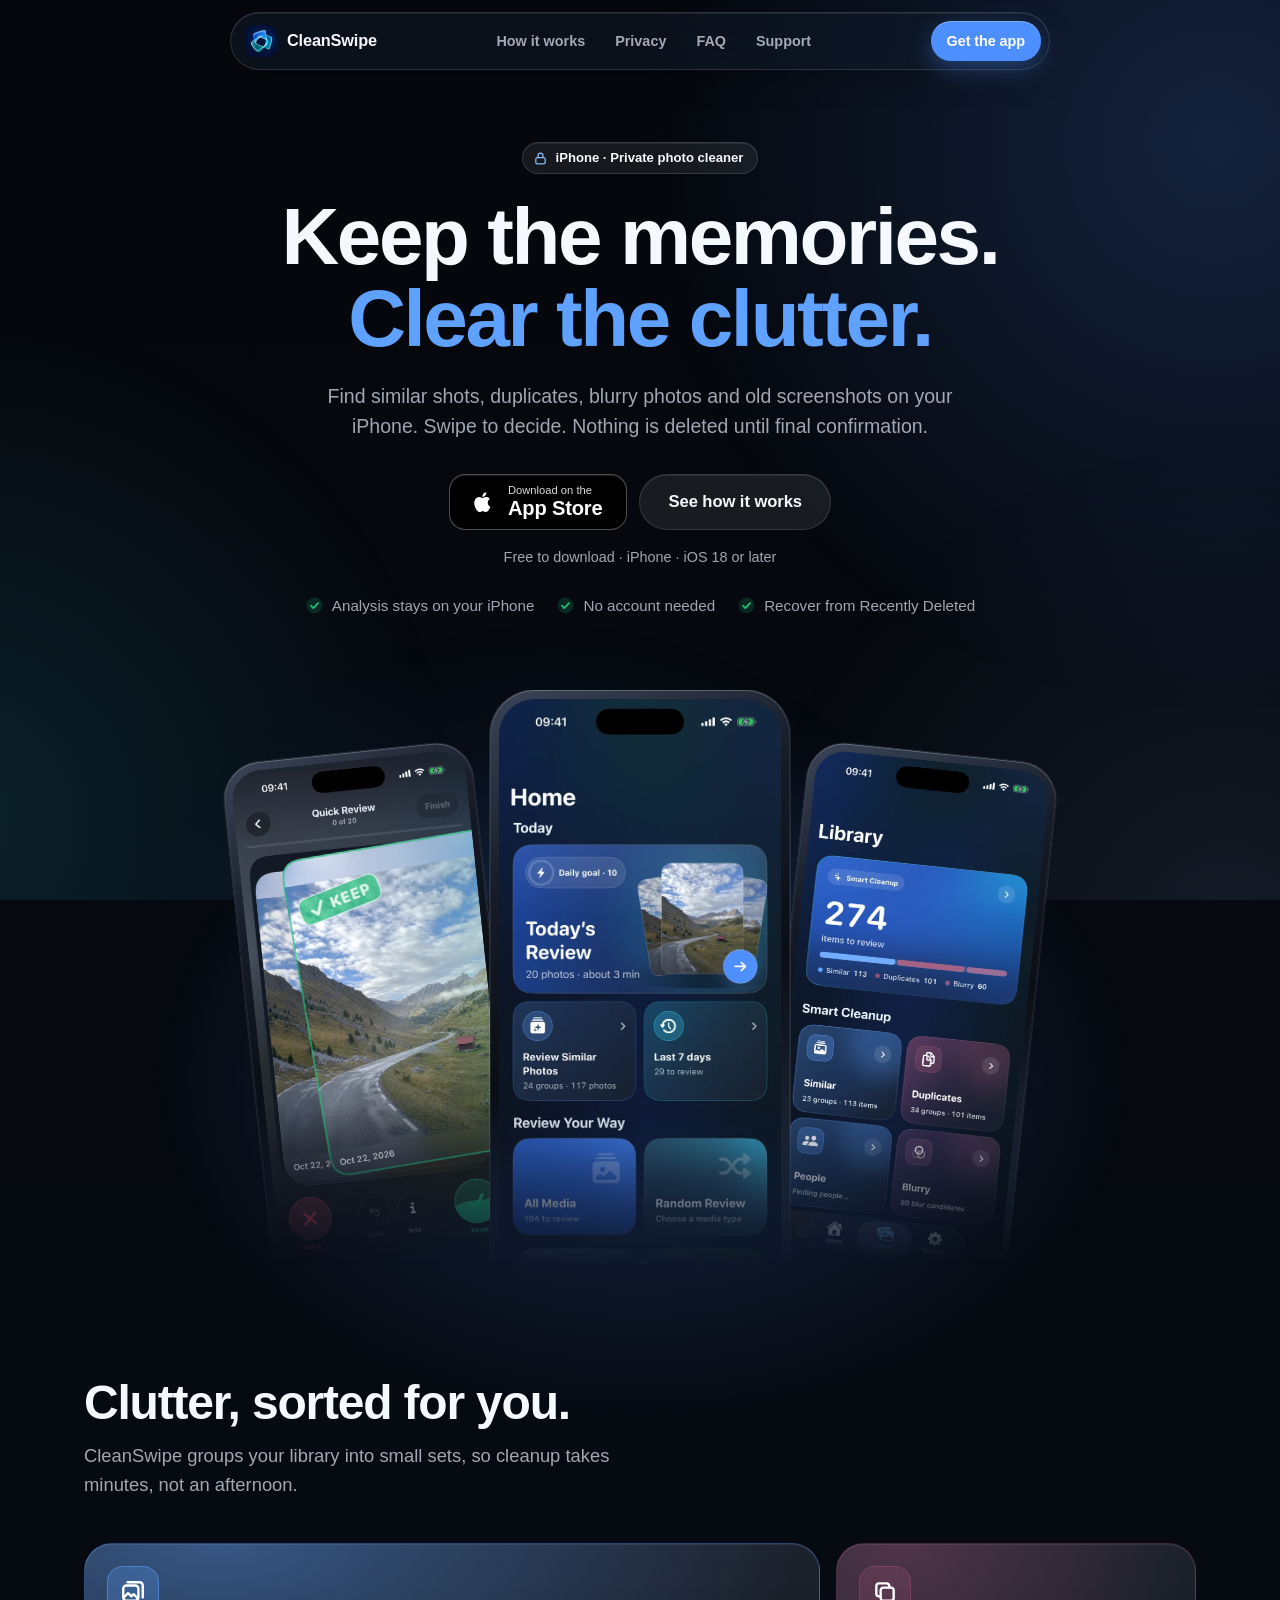
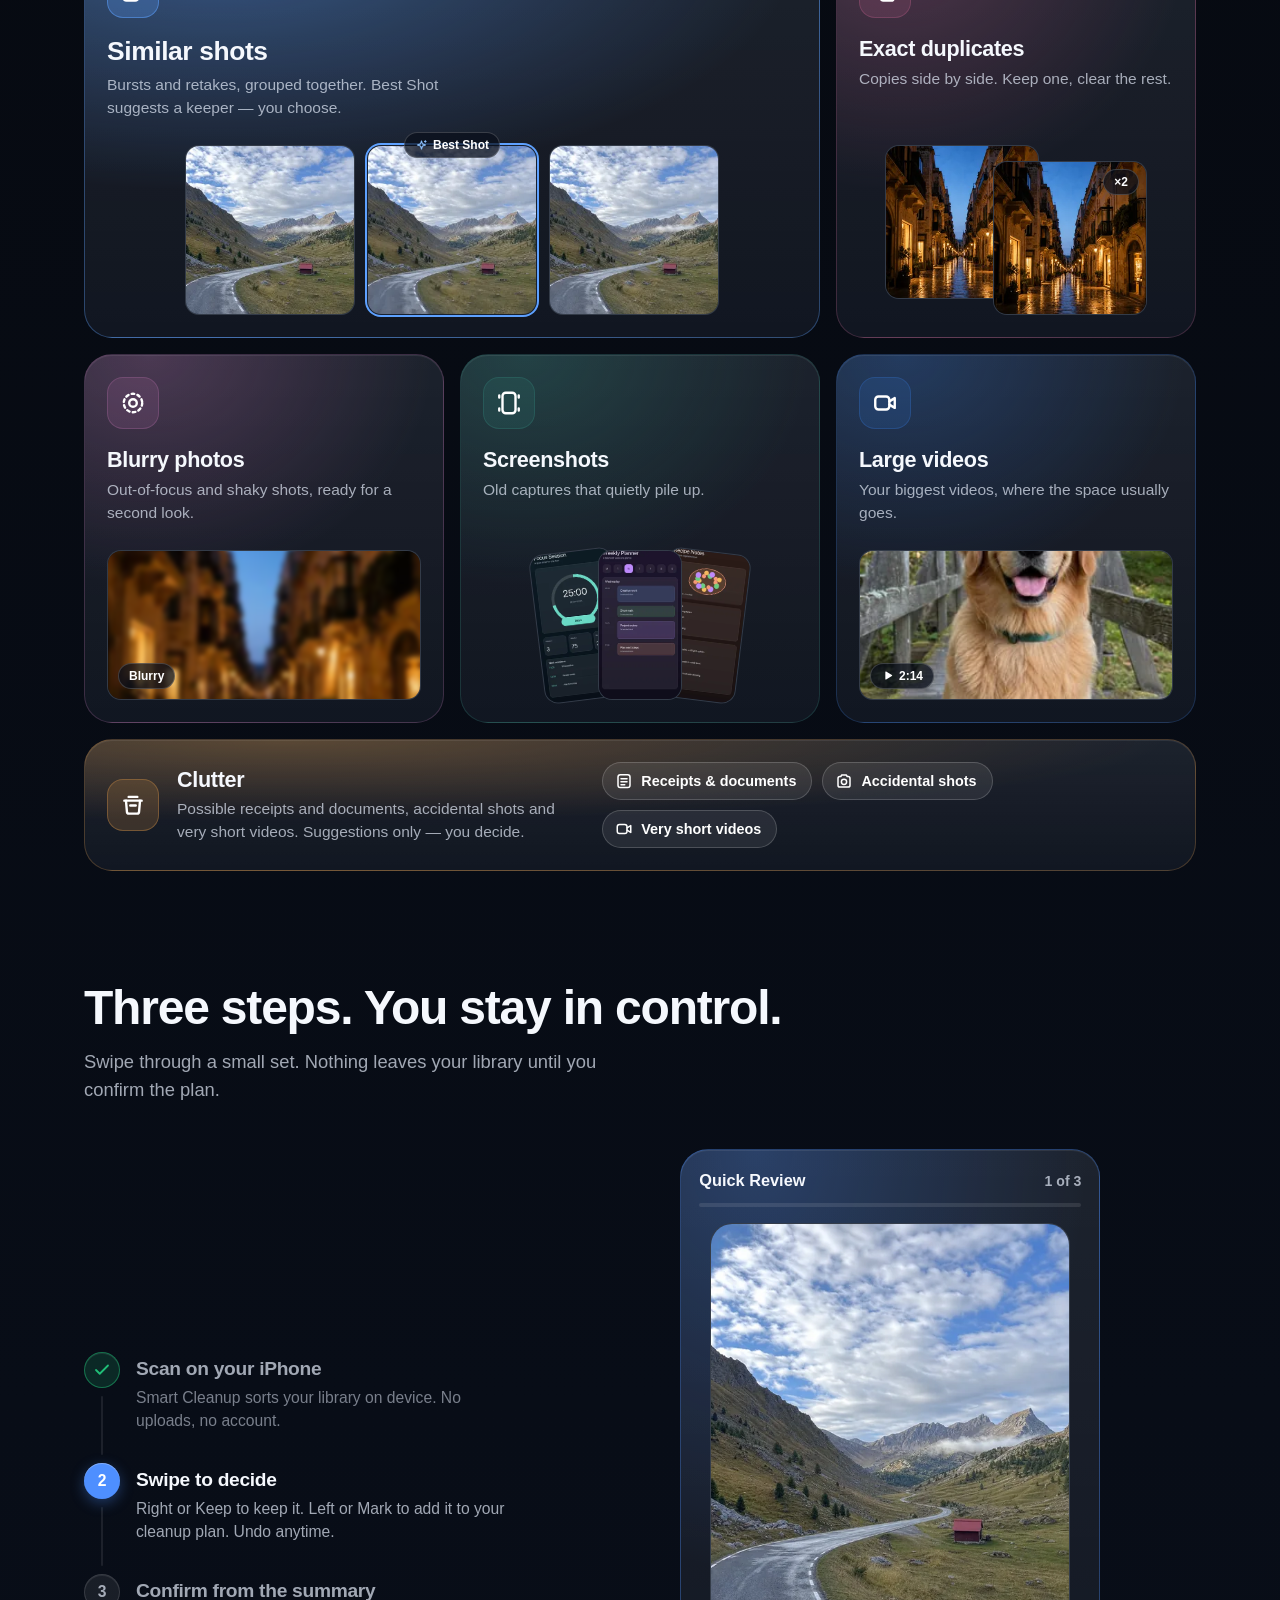
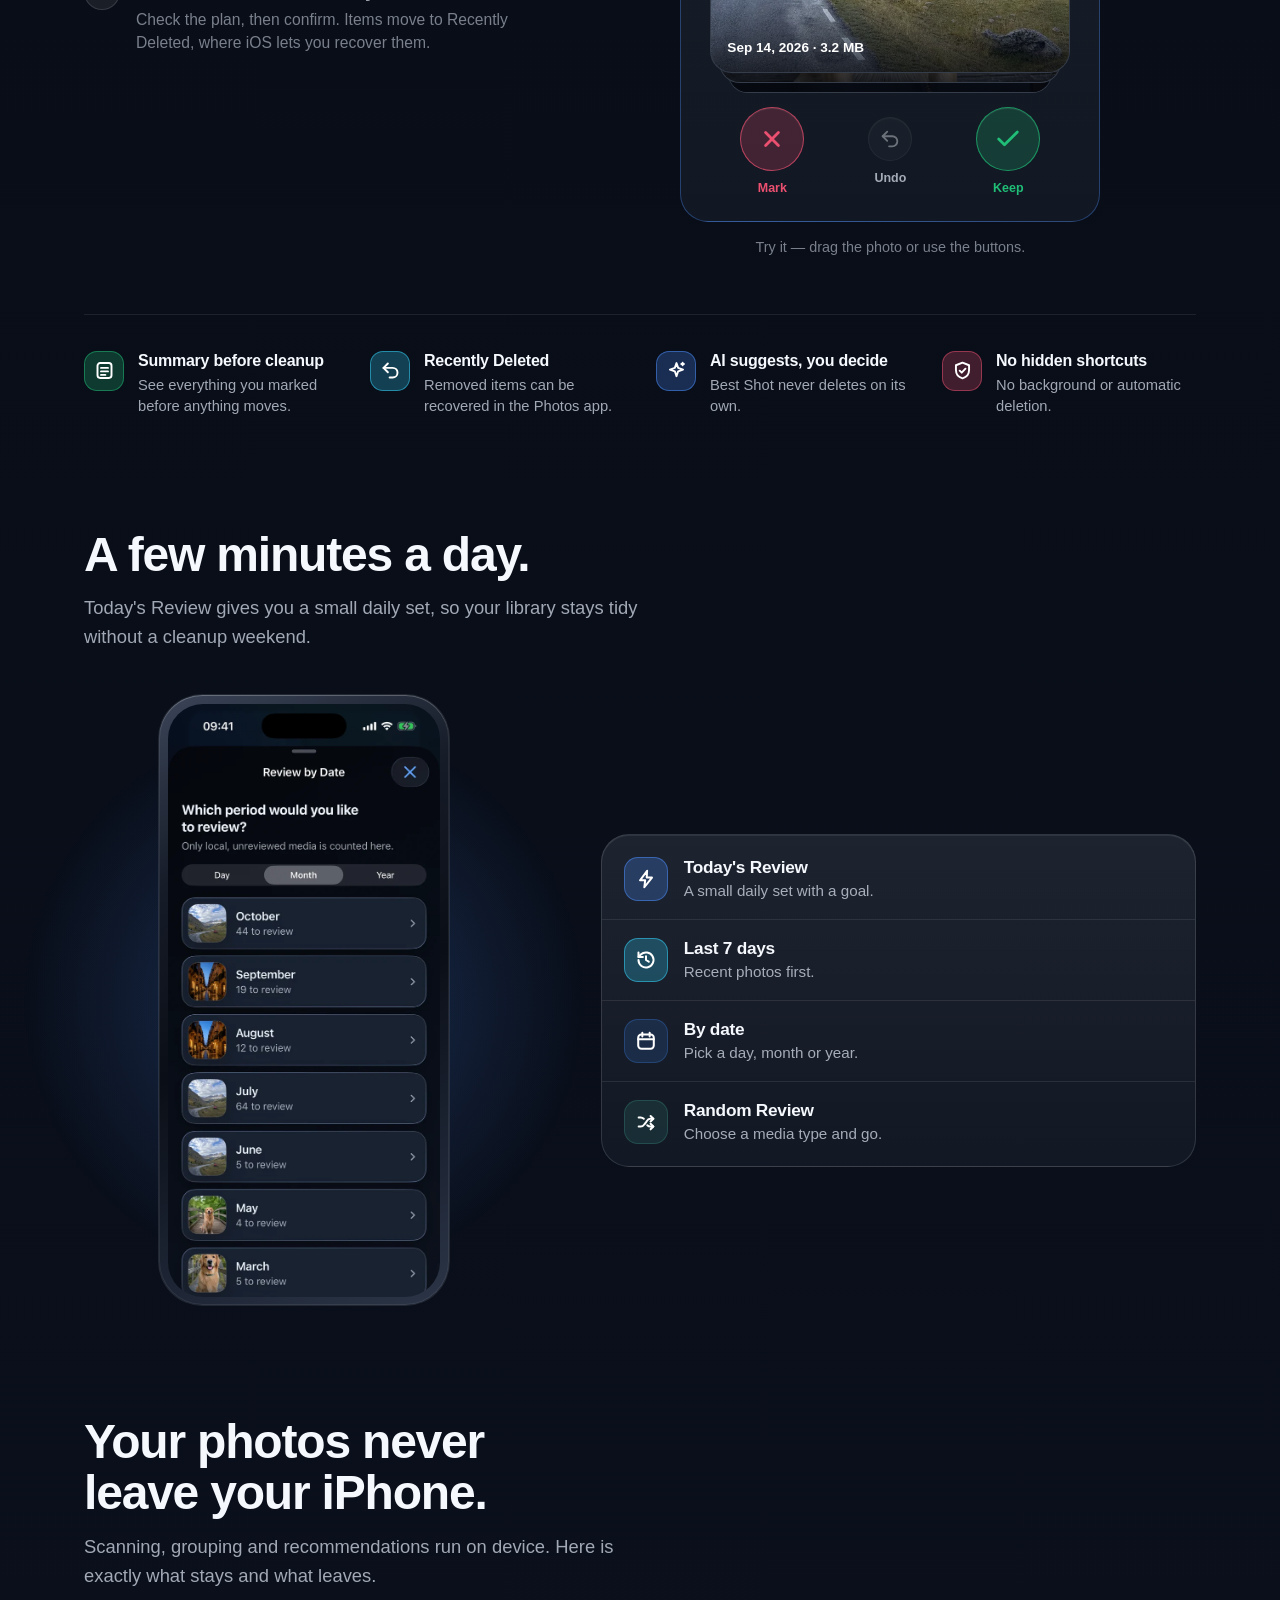
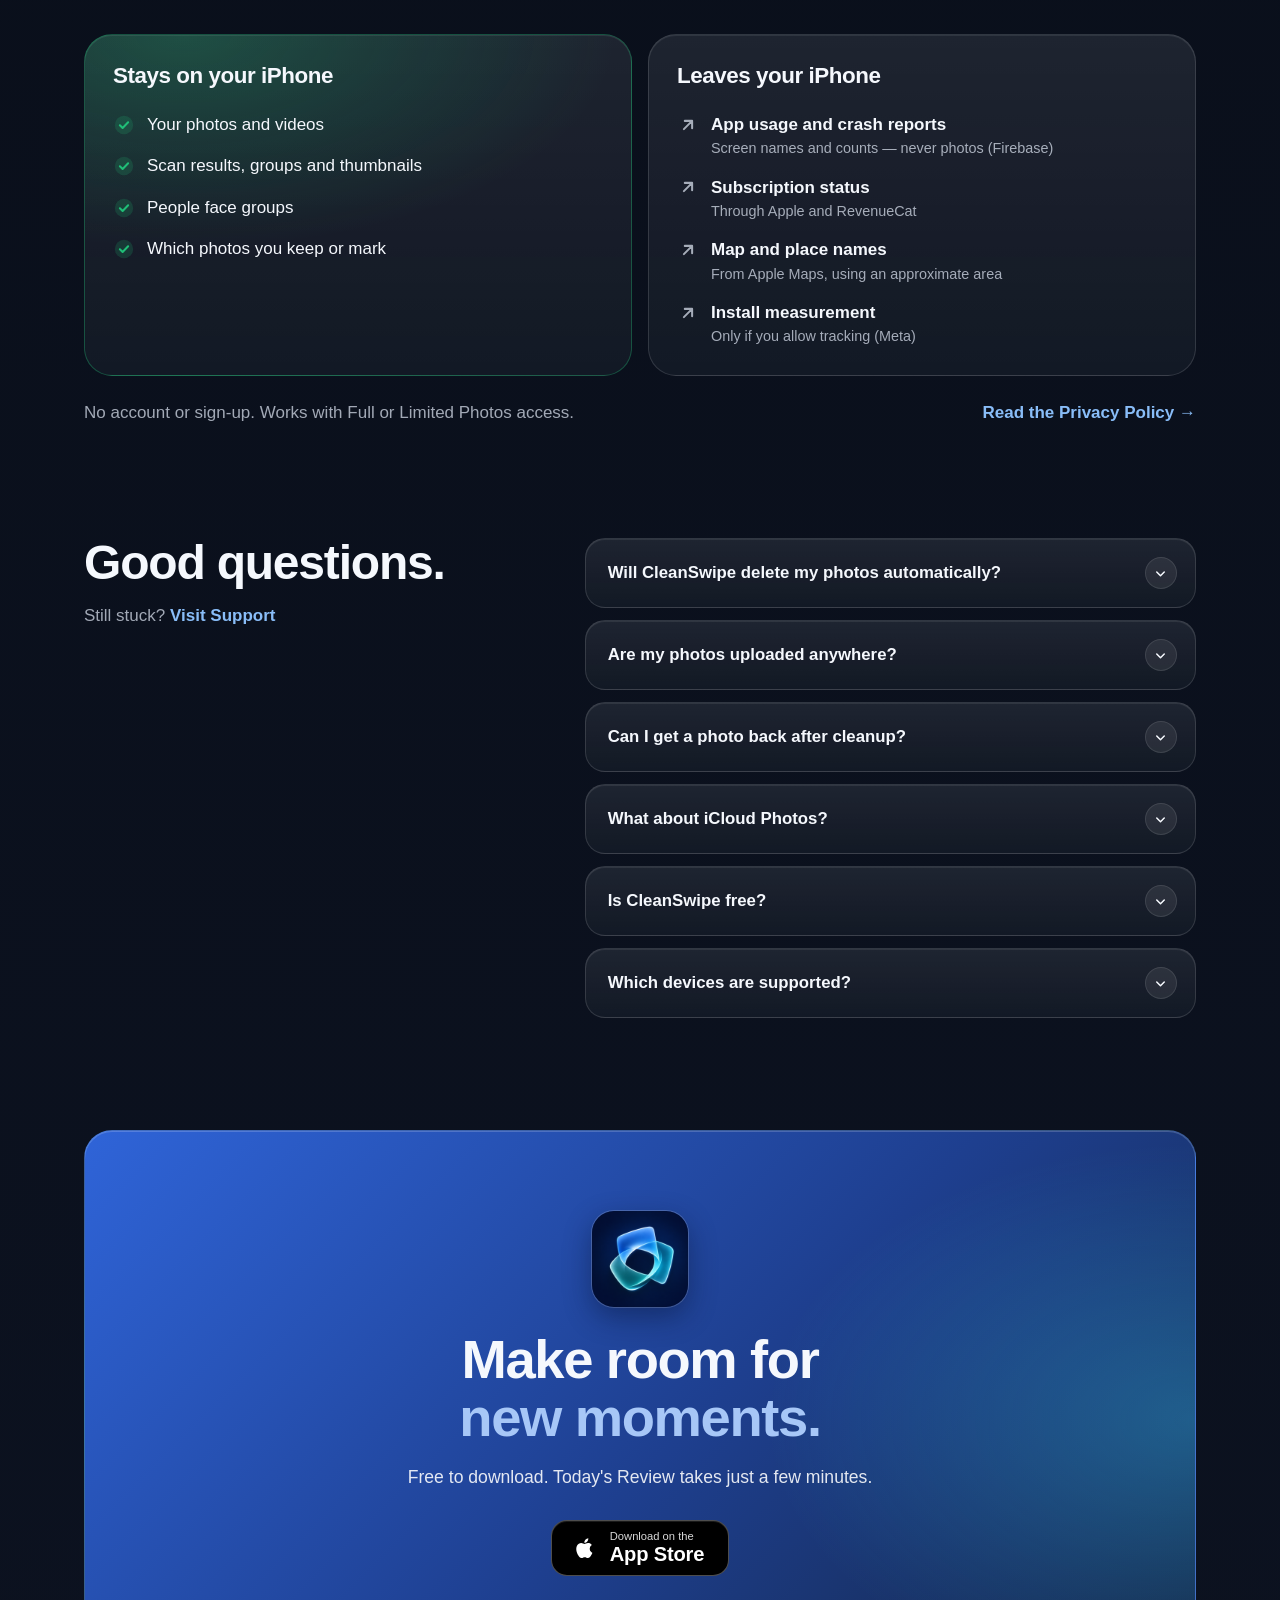
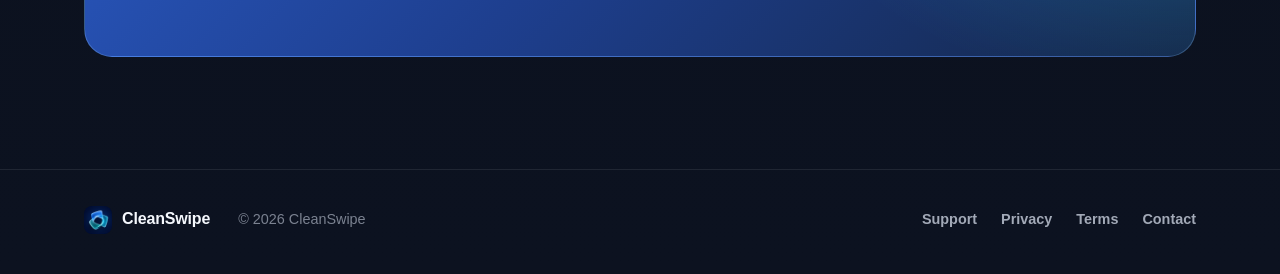
<file: index.html>
<!doctype html>
<html lang="en" class="no-js">
<head>
  <meta charset="utf-8">
  <meta name="viewport" content="width=device-width, initial-scale=1, viewport-fit=cover">
  <title>CleanSwipe — Keep the memories. Clear the clutter.</title>
  <meta name="description" content="CleanSwipe finds similar photos, duplicates, screenshots, blurry shots and large videos on your iPhone. Swipe to decide, review, then confirm. Scanning stays on device.">
  <meta name="theme-color" content="#05070C">
  <meta name="apple-itunes-app" content="app-id=6784292572">
  <link rel="canonical" href="https://cleanswipeapp.github.io/">
  <meta property="og:type" content="website">
  <meta property="og:site_name" content="CleanSwipe">
  <meta property="og:title" content="CleanSwipe — Keep the memories. Clear the clutter.">
  <meta property="og:description" content="Find similar photos, duplicates and large videos. Swipe to decide. Nothing is deleted until you confirm.">
  <meta property="og:url" content="https://cleanswipeapp.github.io/">
  <meta property="og:image" content="https://cleanswipeapp.github.io/assets/img/og.png">
  <meta name="twitter:card" content="summary_large_image">
  <link rel="icon" type="image/png" href="/assets/img/favicon.png">
  <link rel="apple-touch-icon" href="/assets/img/apple-touch-icon.png">
  <link rel="stylesheet" href="/assets/site.css">
  <script>document.documentElement.classList.remove("no-js");</script>
  <script type="application/ld+json">
  {
    "@context": "https://schema.org",
    "@type": "SoftwareApplication",
    "name": "CleanSwipe: Photo Cleaner",
    "operatingSystem": "iOS 18.0 or later",
    "applicationCategory": "UtilitiesApplication",
    "url": "https://apps.apple.com/us/app/cleanswipe-photo-cleaner/id6784292572",
    "offers": { "@type": "Offer", "price": "0", "priceCurrency": "USD" }
  }
  </script>
</head>
<body>
  <!-- Icon sprite (SF Symbols-style: 24x24, round caps; stroke width inherits from CSS) -->
  <svg width="0" height="0" style="position:absolute" aria-hidden="true">
    <defs>
      <symbol id="i-apple" viewBox="0 0 24 24"><path fill="currentColor" stroke="none" d="M16.37 12.7c-.02-2.3 1.88-3.4 1.97-3.46-1.07-1.57-2.74-1.79-3.34-1.81-1.42-.14-2.77.84-3.49.84-.72 0-1.83-.82-3.01-.8-1.55.02-2.98.9-3.78 2.29-1.61 2.8-.41 6.94 1.16 9.21.77 1.11 1.68 2.36 2.88 2.31 1.16-.05 1.59-.75 2.99-.75 1.4 0 1.79.75 3.01.72 1.24-.02 2.03-1.13 2.79-2.25.88-1.29 1.24-2.54 1.26-2.6-.03-.01-2.42-.93-2.44-3.7ZM14.1 5.93c.64-.77 1.07-1.85.95-2.93-.92.04-2.03.61-2.69 1.38-.59.68-1.11 1.78-.97 2.83 1.02.08 2.07-.52 2.71-1.28Z"/></symbol>
      <symbol id="i-check" viewBox="0 0 24 24"><path fill="none" stroke="currentColor" stroke-width="2.4" stroke-linecap="round" stroke-linejoin="round" d="M20 6 9 17l-5-5"/></symbol>
      <symbol id="i-check-circle" viewBox="0 0 24 24"><circle cx="12" cy="12" r="10" fill="currentColor" opacity=".18"/><path fill="none" stroke="currentColor" stroke-width="2.2" stroke-linecap="round" stroke-linejoin="round" d="m7.5 12.3 3 3 6-6.3"/></symbol>
      <symbol id="i-x" viewBox="0 0 24 24"><path fill="none" stroke="currentColor" stroke-width="2.4" stroke-linecap="round" stroke-linejoin="round" d="M6.5 6.5l11 11M17.5 6.5l-11 11"/></symbol>
      <symbol id="i-info" viewBox="0 0 24 24"><path fill="none" stroke="currentColor" stroke-width="2.4" stroke-linecap="round" stroke-linejoin="round" d="M12 7.2h.01M12 11v6"/></symbol>
      <symbol id="i-undo" viewBox="0 0 24 24"><g fill="none" stroke="currentColor" stroke-linecap="round" stroke-linejoin="round"><path d="M9 14 4 9l5-5"/><path d="M4 9h10.5a5.5 5.5 0 0 1 0 11H11"/></g></symbol>
      <symbol id="i-chevron" viewBox="0 0 24 24"><path fill="none" stroke="currentColor" stroke-width="2.4" stroke-linecap="round" stroke-linejoin="round" d="m9.5 6 6 6-6 6"/></symbol>
      <symbol id="i-arrow-up-right" viewBox="0 0 24 24"><path fill="none" stroke="currentColor" stroke-width="2.2" stroke-linecap="round" stroke-linejoin="round" d="M7.5 16.5 16.5 7.5M8.5 7.5h8v8"/></symbol>
      <symbol id="i-lock" viewBox="0 0 24 24"><g fill="none" stroke="currentColor" stroke-linecap="round" stroke-linejoin="round"><rect x="4.5" y="10.5" width="15" height="10" rx="2.5"/><path d="M8 10.5V7.5a4 4 0 0 1 8 0v3"/></g></symbol>
      <symbol id="i-shield" viewBox="0 0 24 24"><g fill="none" stroke="currentColor" stroke-linecap="round" stroke-linejoin="round"><path d="M12 3 4.5 6v5.5c0 4.6 3.1 8.2 7.5 9.5 4.4-1.3 7.5-4.9 7.5-9.5V6L12 3Z"/><path d="m8.8 12.2 2.3 2.3 4.3-4.6"/></g></symbol>
      <symbol id="i-list" viewBox="0 0 24 24"><g fill="none" stroke="currentColor" stroke-linecap="round" stroke-linejoin="round"><rect x="4" y="3.5" width="16" height="17" rx="3"/><path d="M8 9h8M8 13h8M8 17h5"/></g></symbol>
      <symbol id="i-sparkle" viewBox="0 0 24 24"><g fill="none" stroke="currentColor" stroke-linecap="round" stroke-linejoin="round"><path d="M12 3.5 13.9 9l5.6 1.9-5.6 2L12 18.5l-1.9-5.6-5.6-2L10.1 9 12 3.5Z"/><path d="M19 3v3M17.5 4.5h3"/></g></symbol>
      <symbol id="i-bolt" viewBox="0 0 24 24"><path fill="none" stroke="currentColor" stroke-linecap="round" stroke-linejoin="round" d="M13.2 3 5.5 13.4h5.6L10.2 21l8.3-10.6h-5.7L13.2 3Z"/></symbol>
      <symbol id="i-photos" viewBox="0 0 24 24"><g fill="none" stroke="currentColor" stroke-linecap="round" stroke-linejoin="round"><rect x="3" y="6" width="14" height="14" rx="3"/><path d="M7 3h11a3 3 0 0 1 3 3v11"/><path d="m3.5 17 4-4 3 3 2-2 4 4"/></g></symbol>
      <symbol id="i-copy" viewBox="0 0 24 24"><g fill="none" stroke="currentColor" stroke-linecap="round" stroke-linejoin="round"><rect x="8" y="8" width="12" height="12" rx="2.5"/><path d="M16 8V6.5A2.5 2.5 0 0 0 13.5 4h-7A2.5 2.5 0 0 0 4 6.5v7A2.5 2.5 0 0 0 6.5 16H8"/></g></symbol>
      <symbol id="i-screenshot" viewBox="0 0 24 24"><g fill="none" stroke="currentColor" stroke-linecap="round" stroke-linejoin="round"><rect x="6" y="2.5" width="12" height="19" rx="3"/><path d="M3 7V5M3 19v-2M21 7V5M21 19v-2"/></g></symbol>
      <symbol id="i-blur" viewBox="0 0 24 24"><g fill="none" stroke="currentColor" stroke-linecap="round"><circle cx="12" cy="12" r="8.5" stroke-dasharray="2.5 3"/><circle cx="12" cy="12" r="3.5"/></g></symbol>
      <symbol id="i-video" viewBox="0 0 24 24"><g fill="none" stroke="currentColor" stroke-linecap="round" stroke-linejoin="round"><rect x="3" y="6" width="13" height="12" rx="3"/><path d="m16 10.5 5-3v9l-5-3"/></g></symbol>
      <symbol id="i-archive" viewBox="0 0 24 24"><g fill="none" stroke="currentColor" stroke-linecap="round" stroke-linejoin="round"><path d="M8 4.5h8M4 8h16"/><path d="m5.5 8 .9 10.2A1.8 1.8 0 0 0 8.2 20h7.6a1.8 1.8 0 0 0 1.8-1.8L18.5 8"/><path d="M9.5 12.5h5"/></g></symbol>
      <symbol id="i-camera" viewBox="0 0 24 24"><g fill="none" stroke="currentColor" stroke-linecap="round" stroke-linejoin="round"><path d="M4 8.5A2.5 2.5 0 0 1 6.5 6h1.2l1.3-2h6l1.3 2h1.2A2.5 2.5 0 0 1 20 8.5v9a2.5 2.5 0 0 1-2.5 2.5h-11A2.5 2.5 0 0 1 4 17.5v-9Z"/><circle cx="12" cy="13" r="3.5"/></g></symbol>
      <symbol id="i-play" viewBox="0 0 24 24"><path fill="currentColor" stroke="none" d="M8 5.6v12.8a1 1 0 0 0 1.5.86l10.6-6.4a1 1 0 0 0 0-1.72L9.5 4.74A1 1 0 0 0 8 5.6Z"/></symbol>
      <symbol id="i-trash" viewBox="0 0 24 24"><g fill="none" stroke="currentColor" stroke-linecap="round" stroke-linejoin="round"><path d="M4.5 7h15M9.5 7V5a1.5 1.5 0 0 1 1.5-1.5h2A1.5 1.5 0 0 1 14.5 5v2"/><path d="m6.5 7 .8 11.2A2 2 0 0 0 9.3 20h5.4a2 2 0 0 0 2-1.8L17.5 7"/><path d="M10.5 11v5M13.5 11v5"/></g></symbol>
      <symbol id="i-history" viewBox="0 0 24 24"><g fill="none" stroke="currentColor" stroke-linecap="round" stroke-linejoin="round"><path d="M3.8 12a8.2 8.2 0 1 0 2.5-5.9L3.8 8.6"/><path d="M3.8 3.8v4.8h4.8"/><path d="M12 7.8V12l3 1.8"/></g></symbol>
      <symbol id="i-shuffle" viewBox="0 0 24 24"><g fill="none" stroke="currentColor" stroke-linecap="round" stroke-linejoin="round"><path d="M4 17h2.2c1.8 0 3.1-1 4.1-2.5l2.2-3C13.5 9.9 14.8 8.5 16.6 8.5H20"/><path d="m17 5.5 3 3-3 3"/><path d="M4 7h2.2c1.4 0 2.5.6 3.4 1.5"/><path d="M13.4 15.5c.9.9 2 1.5 3.4 1.5H20"/><path d="m17 14 3 3-3 3"/></g></symbol>
      <symbol id="i-calendar" viewBox="0 0 24 24"><g fill="none" stroke="currentColor" stroke-linecap="round" stroke-linejoin="round"><rect x="3.5" y="5" width="17" height="15.5" rx="3.5"/><path d="M3.5 10h17M8 3v4M16 3v4"/></g></symbol>
    </defs>
  </svg>

  <div class="aurora" aria-hidden="true"><i></i><i></i><i></i><i></i></div>
  <a class="skip" href="#main">Skip to content</a>

  <header class="site-header">
    <div class="capsule">
      <a class="brand" href="/" aria-label="CleanSwipe home">
        <img src="/assets/img/icon-256.png" alt="" width="32" height="32">
        CleanSwipe
      </a>
      <nav class="nav-links" aria-label="Main">
        <a href="#how">How it works</a>
        <a href="#privacy">Privacy</a>
        <a href="#faq">FAQ</a>
        <a href="/support.html">Support</a>
      </nav>
      <a class="btn btn-primary btn-sm" href="https://apps.apple.com/us/app/cleanswipe-photo-cleaner/id6784292572">Get the app</a>
    </div>
  </header>

  <main id="main">

    <!-- 1. Hero -->
    <section class="hero">
      <div class="wrap">
        <span class="kicker rise" style="--i:0"><svg class="ic" aria-hidden="true"><use href="#i-lock"/></svg>iPhone · Private photo cleaner</span>
        <h1 class="rise" style="--i:1">Keep the memories. <span class="blue">Clear the clutter.</span></h1>
        <p class="lead rise" style="--i:2">Find similar shots, duplicates, blurry photos and old screenshots on your iPhone. Swipe to decide. Nothing is deleted until final confirmation.</p>
        <div class="hero-cta rise" style="--i:3">
          <a class="store-btn" href="https://apps.apple.com/us/app/cleanswipe-photo-cleaner/id6784292572" aria-label="Download CleanSwipe on the App Store">
            <svg aria-hidden="true"><use href="#i-apple"/></svg>
            <span><small>Download on the</small><strong>App Store</strong></span>
          </a>
          <a class="btn btn-glass btn-lg" href="#how">See how it works</a>
        </div>
        <p class="hero-note rise" style="--i:4">Free to download · iPhone · iOS 18 or later</p>
        <ul class="trust rise" style="--i:5">
          <li><svg aria-hidden="true"><use href="#i-check-circle"/></svg>Analysis stays on your iPhone</li>
          <li><svg aria-hidden="true"><use href="#i-check-circle"/></svg>No account needed</li>
          <li><svg aria-hidden="true"><use href="#i-check-circle"/></svg>Recover from Recently Deleted</li>
        </ul>

        <div class="trio rise" style="--i:6">
          <div class="trio-stage">
            <div class="trio-item side left">
              <div class="phone"><img src="/assets/img/screen-review.webp" alt="Review screen with a photo card and Mark, Undo, Info and Keep buttons" width="640" height="1391" loading="lazy"></div>
            </div>
            <div class="trio-item main">
              <div class="phone"><img src="/assets/img/screen-home.webp" alt="CleanSwipe Home with Today's Review and review shortcuts" width="640" height="1391" loading="eager" fetchpriority="high"></div>
            </div>
            <div class="trio-item side right">
              <div class="phone"><img src="/assets/img/screen-library.webp" alt="Library screen with Smart Cleanup categories" width="640" height="1391" loading="lazy"></div>
            </div>
          </div>
        </div>
      </div>
    </section>

    <!-- 2. Smart Cleanup -->
    <section class="section" id="finds">
      <div class="wrap">
        <div class="section-head">
          <h2 class="reveal">Clutter, sorted for you.</h2>
          <p class="reveal" style="--i:1">CleanSwipe groups your library into small sets, so cleanup takes minutes, not an afternoon.</p>
        </div>

        <div class="bento">
          <article class="card card-tint t-similar cat b-similar reveal" style="--i:0">
            <span class="icon-tile"><svg aria-hidden="true"><use href="#i-photos"/></svg></span>
            <div class="cat-text">
              <h3>Similar shots</h3>
              <p>Bursts and retakes, grouped together. Best Shot suggests a keeper — you choose.</p>
            </div>
            <div class="cat-visual" aria-hidden="true">
              <div class="thumbs-row">
                <div class="thumb-wrap"><div class="thumb"><img src="/assets/img/thumb-travel-01.webp" alt="" width="280" height="280" loading="lazy"></div></div>
                <div class="thumb-wrap best">
                  <div class="thumb"><img src="/assets/img/thumb-travel-02.webp" alt="" width="280" height="280" loading="lazy"></div>
                  <span class="vchip"><svg class="spark"><use href="#i-sparkle"/></svg>Best Shot</span>
                </div>
                <div class="thumb-wrap"><div class="thumb"><img src="/assets/img/thumb-travel-03.webp" alt="" width="280" height="280" loading="lazy"></div></div>
              </div>
            </div>
          </article>

          <article class="card card-tint t-duplicates cat b-duplicates reveal" style="--i:1">
            <span class="icon-tile"><svg aria-hidden="true"><use href="#i-copy"/></svg></span>
            <div class="cat-text">
              <h3>Exact duplicates</h3>
              <p>Copies side by side. Keep one, clear the rest.</p>
            </div>
            <div class="cat-visual" aria-hidden="true">
              <div class="dup">
                <div class="thumb-wrap a"><div class="thumb"><img src="/assets/img/thumb-city-02.webp" alt="" width="280" height="280" loading="lazy"></div></div>
                <div class="thumb-wrap b"><div class="thumb"><img src="/assets/img/thumb-city-02.webp" alt="" width="280" height="280" loading="lazy"></div><span class="vchip">×2</span></div>
              </div>
            </div>
          </article>

          <article class="card card-tint t-blurry cat b-blurry reveal" style="--i:0">
            <span class="icon-tile"><svg aria-hidden="true"><use href="#i-blur"/></svg></span>
            <div class="cat-text">
              <h3>Blurry photos</h3>
              <p>Out-of-focus and shaky shots, ready for a second look.</p>
            </div>
            <div class="cat-visual" aria-hidden="true">
              <div class="frame blurred"><img src="/assets/img/thumb-city-04.webp" alt="" width="280" height="280" loading="lazy"><span class="vchip">Blurry</span></div>
            </div>
          </article>

          <article class="card card-tint t-screenshots cat b-screenshots reveal" style="--i:1">
            <span class="icon-tile"><svg aria-hidden="true"><use href="#i-screenshot"/></svg></span>
            <div class="cat-text">
              <h3>Screenshots</h3>
              <p>Old captures that quietly pile up.</p>
            </div>
            <div class="cat-visual" aria-hidden="true">
              <div class="fan">
                <div class="thumb l"><img src="/assets/img/thumb-screenshot-01.webp" alt="" width="240" height="427" loading="lazy"></div>
                <div class="thumb m"><img src="/assets/img/thumb-screenshot-04.webp" alt="" width="240" height="427" loading="lazy"></div>
                <div class="thumb r"><img src="/assets/img/thumb-screenshot-07.webp" alt="" width="240" height="427" loading="lazy"></div>
              </div>
            </div>
          </article>

          <article class="card card-tint t-videos cat b-videos reveal" style="--i:2">
            <span class="icon-tile"><svg aria-hidden="true"><use href="#i-video"/></svg></span>
            <div class="cat-text">
              <h3>Large videos</h3>
              <p>Your biggest videos, where the space usually goes.</p>
            </div>
            <div class="cat-visual" aria-hidden="true">
              <div class="frame"><img src="/assets/img/thumb-pet-02.webp" alt="" width="280" height="280" loading="lazy"><span class="vchip"><svg><use href="#i-play"/></svg>2:14</span></div>
            </div>
          </article>

          <article class="card card-tint t-clutter cat b-clutter reveal">
            <div class="lead-row">
              <span class="icon-tile"><svg aria-hidden="true"><use href="#i-archive"/></svg></span>
              <div>
                <h3>Clutter</h3>
                <p>Possible receipts and documents, accidental shots and very short videos. Suggestions only — you decide.</p>
              </div>
            </div>
            <div class="chip-row" aria-hidden="true">
              <span class="vchip static lg"><svg><use href="#i-list"/></svg>Receipts &amp; documents</span>
              <span class="vchip static lg"><svg><use href="#i-camera"/></svg>Accidental shots</span>
              <span class="vchip static lg"><svg><use href="#i-video"/></svg>Very short videos</span>
            </div>
          </article>
        </div>
      </div>
    </section>

    <!-- 3. How it works -->
    <section class="section" id="how">
      <div class="wrap">
        <div class="section-head">
          <h2 class="reveal">Three steps. You stay in control.</h2>
          <p class="reveal" style="--i:1">Swipe through a small set. Nothing leaves your library until you confirm the plan.</p>
        </div>

        <div class="how-grid">
          <ol class="stepper reveal" id="stepper">
            <li class="is-done">
              <span class="step-num" aria-hidden="true"><span class="n">1</span><svg class="check"><use href="#i-check"/></svg></span>
              <div class="step-body">
                <h3>Scan on your iPhone</h3>
                <p>Smart Cleanup sorts your library on device. No uploads, no account.</p>
              </div>
            </li>
            <li class="is-active" aria-current="step">
              <span class="step-num" aria-hidden="true"><span class="n">2</span><svg class="check"><use href="#i-check"/></svg></span>
              <div class="step-body">
                <h3>Swipe to decide</h3>
                <p>Right or Keep to keep it. Left or Mark to add it to your cleanup plan. Undo anytime.</p>
              </div>
            </li>
            <li>
              <span class="step-num" aria-hidden="true"><span class="n">3</span><svg class="check"><use href="#i-check"/></svg></span>
              <div class="step-body">
                <h3>Confirm from the summary</h3>
                <p>Check the plan, then confirm. Items move to Recently Deleted, where iOS lets you recover them.</p>
              </div>
            </li>
          </ol>

          <div class="demo-col reveal" style="--i:1">
            <div class="card card-tint card-soft t-primary demo" id="demo" role="group" aria-label="Try a CleanSwipe review" tabindex="0">
              <div class="demo-top">
                <div class="demo-title"><strong>Quick Review</strong><span data-demo-count>1 of 3</span></div>
                <div class="demo-bar" aria-hidden="true"><i></i></div>
              </div>

              <div class="demo-stage">
                <div class="demo-deck">
                  <figure class="demo-card" data-pos="0">
                    <img src="/assets/img/photo-travel-01.webp" alt="Mountain road under a cloudy sky" width="520" height="650" loading="lazy" draggable="false">
                    <span class="stamp keep" aria-hidden="true"><svg><use href="#i-check"/></svg>KEEP</span>
                    <span class="stamp mark" aria-hidden="true"><svg><use href="#i-x"/></svg>MARK</span>
                    <figcaption>Sep 14, 2026 · 3.2 MB</figcaption>
                  </figure>
                  <figure class="demo-card" data-pos="1">
                    <img src="/assets/img/photo-pet-01.webp" alt="Golden retriever sitting on a wooden bridge" width="520" height="650" loading="lazy" draggable="false">
                    <span class="stamp keep" aria-hidden="true"><svg><use href="#i-check"/></svg>KEEP</span>
                    <span class="stamp mark" aria-hidden="true"><svg><use href="#i-x"/></svg>MARK</span>
                    <figcaption>Aug 2, 2026 · 2.8 MB</figcaption>
                  </figure>
                  <figure class="demo-card" data-pos="2">
                    <img src="/assets/img/photo-portrait-01.webp" alt="Portrait of a smiling woman on a tree-lined path" width="520" height="650" loading="lazy" draggable="false">
                    <span class="stamp keep" aria-hidden="true"><svg><use href="#i-check"/></svg>KEEP</span>
                    <span class="stamp mark" aria-hidden="true"><svg><use href="#i-x"/></svg>MARK</span>
                    <figcaption>Jul 19, 2026 · 4.1 MB</figcaption>
                  </figure>
                </div>

                <div class="demo-summary">
                  <h3>Review your plan</h3>
                  <div class="sum-row t-mark">
                    <div class="sum-head"><span class="icon-tile"><svg aria-hidden="true"><use href="#i-trash"/></svg></span><span>Move to Recently Deleted · <span data-sum-n="mark">0</span></span></div>
                    <div class="sum-thumbs" data-sum-thumbs="mark"></div>
                  </div>
                  <div class="sum-row t-keep">
                    <div class="sum-head"><span class="icon-tile"><svg aria-hidden="true"><use href="#i-check"/></svg></span><span>Keep in Library · <span data-sum-n="keep">0</span></span></div>
                    <div class="sum-thumbs" data-sum-thumbs="keep"></div>
                  </div>
                  <p class="sum-note"><svg aria-hidden="true"><use href="#i-info"/></svg><span>This is a demo — nothing was deleted. In CleanSwipe you confirm from this summary, then iOS asks once more.</span></p>
                  <div class="sum-actions">
                    <a class="btn btn-primary" href="https://apps.apple.com/us/app/cleanswipe-photo-cleaner/id6784292572">Get the app</a>
                    <button class="btn btn-glass" type="button" data-act="restart">Start over</button>
                  </div>
                </div>
              </div>

              <div class="demo-dock">
                <div class="dock-item m">
                  <div class="dock-wrap">
                    <button class="dock-btn big m" type="button" data-act="mark" aria-label="Mark for cleanup"><svg aria-hidden="true"><use href="#i-x"/></svg><svg class="ic-on" aria-hidden="true"><use href="#i-x"/></svg></button>
                    <span class="dock-count" data-count="mark" aria-hidden="true">0</span>
                  </div>
                  <span>Mark</span>
                </div>
                <div class="dock-item sm">
                  <button class="dock-btn sm" type="button" data-act="undo" aria-label="Undo last decision" disabled><svg aria-hidden="true"><use href="#i-undo"/></svg></button>
                  <span>Undo</span>
                </div>
                <div class="dock-item k">
                  <div class="dock-wrap">
                    <button class="dock-btn big k" type="button" data-act="keep" aria-label="Keep"><svg aria-hidden="true"><use href="#i-check"/></svg><svg class="ic-on" aria-hidden="true"><use href="#i-check"/></svg></button>
                    <span class="dock-count" data-count="keep" aria-hidden="true">0</span>
                  </div>
                  <span>Keep</span>
                </div>
              </div>
              <p class="demo-static">Swipe right to keep, left to mark.</p>
              <p class="sr-only" id="demo-live" aria-live="polite"></p>
            </div>
            <p class="demo-hint">Try it — drag the photo or use the buttons.</p>
          </div>
        </div>

        <ul class="guarantees">
          <li class="t-keep reveal" style="--i:0">
            <span class="icon-tile xs"><svg aria-hidden="true"><use href="#i-list"/></svg></span>
            <div><h3>Summary before cleanup</h3><p>See everything you marked before anything moves.</p></div>
          </li>
          <li class="t-cyan reveal" style="--i:1">
            <span class="icon-tile xs"><svg aria-hidden="true"><use href="#i-undo"/></svg></span>
            <div><h3>Recently Deleted</h3><p>Removed items can be recovered in the Photos app.</p></div>
          </li>
          <li class="t-primary reveal" style="--i:2">
            <span class="icon-tile xs"><svg aria-hidden="true"><use href="#i-sparkle"/></svg></span>
            <div><h3>AI suggests, you decide</h3><p>Best Shot never deletes on its own.</p></div>
          </li>
          <li class="t-mark reveal" style="--i:3">
            <span class="icon-tile xs"><svg aria-hidden="true"><use href="#i-shield"/></svg></span>
            <div><h3>No hidden shortcuts</h3><p>No background or automatic deletion.</p></div>
          </li>
        </ul>
      </div>
    </section>

    <!-- 4. Review your way -->
    <section class="section" id="daily">
      <div class="wrap">
        <div class="section-head">
          <h2 class="reveal">A few minutes a day.</h2>
          <p class="reveal" style="--i:1">Today's Review gives you a small daily set, so your library stays tidy without a cleanup weekend.</p>
        </div>
        <div class="daily-grid">
          <div class="reveal">
            <div class="phone-stage">
              <div class="phone" style="--w:min(290px,72vw)"><img src="/assets/img/screen-date.webp" alt="Review by Date screen listing months with photos to review" width="640" height="1391" loading="lazy"></div>
            </div>
          </div>
          <ul class="card list-card reveal" style="--i:1">
            <li class="t-primary">
              <span class="icon-tile sm"><svg aria-hidden="true"><use href="#i-bolt"/></svg></span>
              <div><h3>Today's Review</h3><p>A small daily set with a goal.</p></div>
            </li>
            <li class="t-cyan">
              <span class="icon-tile sm"><svg aria-hidden="true"><use href="#i-history"/></svg></span>
              <div><h3>Last 7 days</h3><p>Recent photos first.</p></div>
            </li>
            <li class="t-videos">
              <span class="icon-tile sm"><svg aria-hidden="true"><use href="#i-calendar"/></svg></span>
              <div><h3>By date</h3><p>Pick a day, month or year.</p></div>
            </li>
            <li class="t-screenshots">
              <span class="icon-tile sm"><svg aria-hidden="true"><use href="#i-shuffle"/></svg></span>
              <div><h3>Random Review</h3><p>Choose a media type and go.</p></div>
            </li>
          </ul>
        </div>
      </div>
    </section>

    <!-- 5. Privacy -->
    <section class="section" id="privacy">
      <div class="wrap">
        <div class="section-head">
          <h2 class="reveal">Your photos never leave your iPhone.</h2>
          <p class="reveal" style="--i:1">Scanning, grouping and recommendations run on device. Here is exactly what stays and what leaves.</p>
        </div>
        <div class="privacy-grid">
          <article class="card card-tint card-soft t-keep pcard reveal" style="--i:0">
            <h3>Stays on your iPhone</h3>
            <ul class="plist stays">
              <li><svg aria-hidden="true"><use href="#i-check-circle"/></svg><span>Your photos and videos</span></li>
              <li><svg aria-hidden="true"><use href="#i-check-circle"/></svg><span>Scan results, groups and thumbnails</span></li>
              <li><svg aria-hidden="true"><use href="#i-check-circle"/></svg><span>People face groups</span></li>
              <li><svg aria-hidden="true"><use href="#i-check-circle"/></svg><span>Which photos you keep or mark</span></li>
            </ul>
          </article>
          <article class="card pcard reveal" style="--i:1">
            <h3>Leaves your iPhone</h3>
            <ul class="plist leaves">
              <li><svg aria-hidden="true"><use href="#i-arrow-up-right"/></svg><span><strong>App usage and crash reports</strong><small>Screen names and counts — never photos (Firebase)</small></span></li>
              <li><svg aria-hidden="true"><use href="#i-arrow-up-right"/></svg><span><strong>Subscription status</strong><small>Through Apple and RevenueCat</small></span></li>
              <li><svg aria-hidden="true"><use href="#i-arrow-up-right"/></svg><span><strong>Map and place names</strong><small>From Apple Maps, using an approximate area</small></span></li>
              <li><svg aria-hidden="true"><use href="#i-arrow-up-right"/></svg><span><strong>Install measurement</strong><small>Only if you allow tracking (Meta)</small></span></li>
            </ul>
          </article>
        </div>
        <p class="privacy-foot reveal">
          <span>No account or sign-up. Works with Full or Limited Photos access.</span>
          <a href="/legal/privacy.html">Read the Privacy Policy →</a>
        </p>
      </div>
    </section>

    <!-- 6. FAQ -->
    <section class="section" id="faq">
      <div class="wrap">
        <div class="faq-wrap">
          <div class="faq-aside reveal">
            <h2>Good questions.</h2>
            <p>Still stuck? <a href="/support.html">Visit Support</a></p>
          </div>
          <div class="faq reveal" style="--i:1">
            <details>
              <summary>Will CleanSwipe delete my photos automatically?<span class="faq-chev" aria-hidden="true"><svg><use href="#i-chevron"/></svg></span></summary>
              <p>No. Swiping only builds a cleanup plan. CleanSwipe moves photos only after you review the summary and confirm, and iOS shows its own Photos confirmation too.</p>
            </details>
            <details>
              <summary>Are my photos uploaded anywhere?<span class="faq-chev" aria-hidden="true"><svg><use href="#i-chevron"/></svg></span></summary>
              <p>No. CleanSwipe scans and groups your library on your iPhone and doesn't upload photo or video content. See the <a href="/legal/privacy.html">Privacy Policy</a> for details on app diagnostics.</p>
            </details>
            <details>
              <summary>Can I get a photo back after cleanup?<span class="faq-chev" aria-hidden="true"><svg><use href="#i-chevron"/></svg></span></summary>
              <p>Yes. Removed items go to Recently Deleted in the Photos app, where you can recover them for the period iOS keeps them there.</p>
            </details>
            <details>
              <summary>What about iCloud Photos?<span class="faq-chev" aria-hidden="true"><svg><use href="#i-chevron"/></svg></span></summary>
              <p>If iCloud Photos is turned on, Apple syncs your library — so items you remove will also be removed from your other devices. CleanSwipe reminds you of this before you confirm.</p>
            </details>
            <details>
              <summary>Is CleanSwipe free?<span class="faq-chev" aria-hidden="true"><svg><use href="#i-chevron"/></svg></span></summary>
              <p>CleanSwipe is free to download. An optional Premium subscription is available in the app; you can manage or cancel it anytime in your App Store account settings.</p>
            </details>
            <details>
              <summary>Which devices are supported?<span class="faq-chev" aria-hidden="true"><svg><use href="#i-chevron"/></svg></span></summary>
              <p>iPhone with iOS 18 or later.</p>
            </details>
          </div>
        </div>
      </div>
    </section>

    <!-- 7. Final CTA -->
    <section class="section section-last">
      <div class="wrap">
        <div class="card card-hero cta reveal">
          <img class="app-icon" src="/assets/img/icon-256.png" alt="CleanSwipe app icon" width="96" height="96" loading="lazy">
          <h2>Make room for <span class="blue">new moments.</span></h2>
          <p>Free to download. Today's Review takes just a few minutes.</p>
          <a class="store-btn" href="https://apps.apple.com/us/app/cleanswipe-photo-cleaner/id6784292572" aria-label="Download CleanSwipe on the App Store">
            <svg aria-hidden="true"><use href="#i-apple"/></svg>
            <span><small>Download on the</small><strong>App Store</strong></span>
          </a>
        </div>
      </div>
    </section>
  </main>

  <footer class="site-footer">
    <div class="wrap">
      <a class="brand" href="/"><img src="/assets/img/icon-256.png" alt="" width="28" height="28">CleanSwipe</a>
      <span>© 2026 CleanSwipe</span>
      <nav aria-label="Footer">
        <a href="/support.html">Support</a>
        <a href="/legal/privacy.html">Privacy</a>
        <a href="/legal/terms.html">Terms</a>
        <a href="mailto:azizconi1@gmail.com">Contact</a>
      </nav>
    </div>
  </footer>

  <script src="/assets/site.js" defer></script>
</body>
</html>
</file>
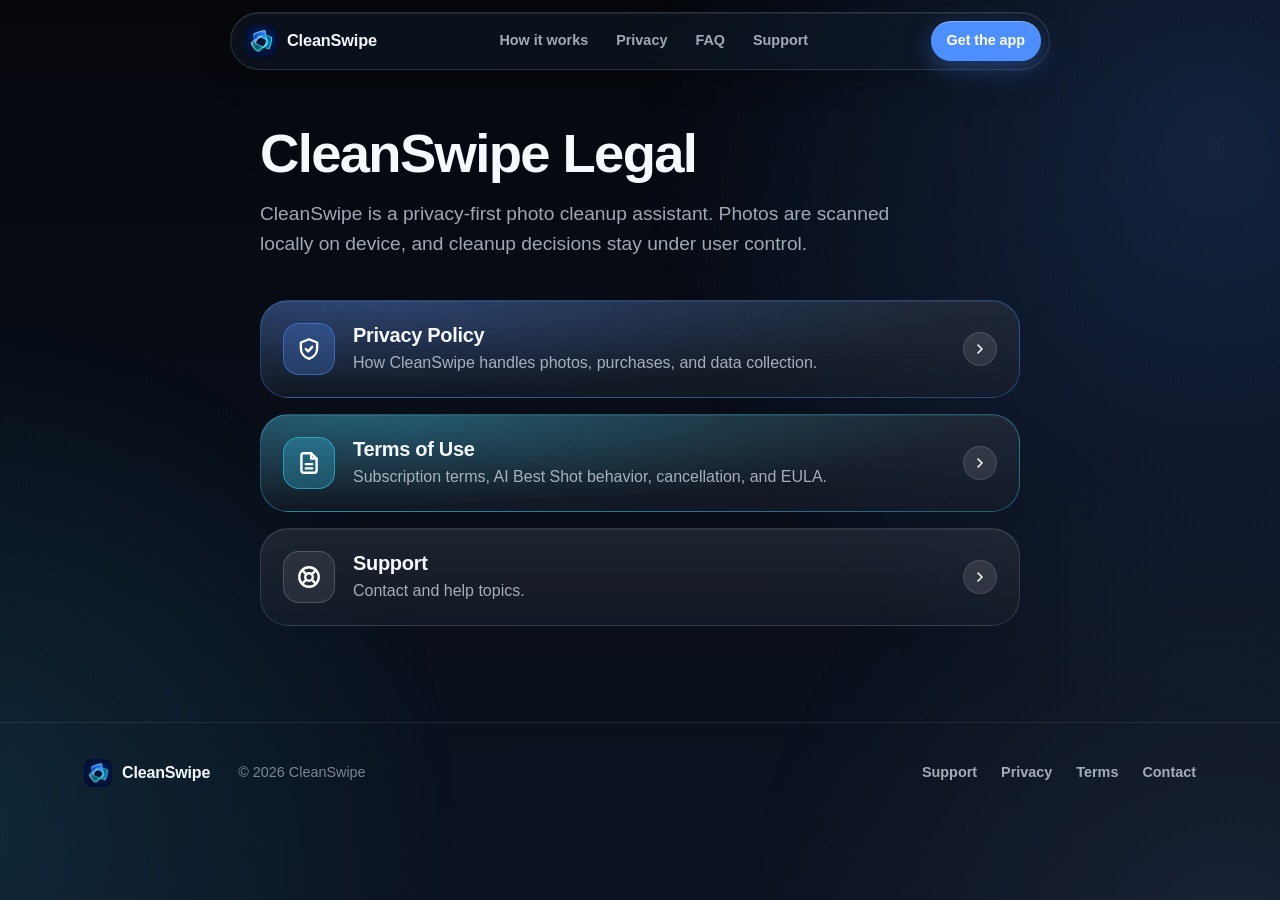
<file: legal/index.html>
<!doctype html>
<html lang="en">
<head>
  <meta charset="utf-8">
  <meta name="viewport" content="width=device-width, initial-scale=1, viewport-fit=cover">
  <title>CleanSwipe Legal</title>
  <meta name="description" content="CleanSwipe is a privacy-first photo cleanup assistant. Photos are scanned locally on device, and cleanup decisions stay under user control.">
  <meta name="theme-color" content="#05070C">
  <link rel="canonical" href="https://cleanswipeapp.github.io/legal/">
  <meta property="og:type" content="website">
  <meta property="og:site_name" content="CleanSwipe">
  <meta property="og:title" content="CleanSwipe Legal">
  <meta property="og:description" content="CleanSwipe is a privacy-first photo cleanup assistant. Photos are scanned locally on device, and cleanup decisions stay under user control.">
  <meta property="og:url" content="https://cleanswipeapp.github.io/legal/">
  <meta property="og:image" content="https://cleanswipeapp.github.io/assets/img/og.png">
  <meta name="twitter:card" content="summary_large_image">
  <link rel="icon" type="image/png" href="/assets/img/favicon.png">
  <link rel="apple-touch-icon" href="/assets/img/apple-touch-icon.png">
  <link rel="stylesheet" href="./legal.css">
  <script src="./legal.js" defer></script>
</head>
<body id="top">
  <!-- Icon sprite (stroke style, 24x24, round caps) -->
  <svg width="0" height="0" style="position:absolute" aria-hidden="true" focusable="false">
    <defs>
      <symbol id="i-shield" viewBox="0 0 24 24"><path d="M12 3 4.5 6v5.5c0 4.4 3 8.2 7.5 9.5 4.5-1.3 7.5-5.1 7.5-9.5V6L12 3Z"/><path d="m9 12 2.2 2.2 3.8-4.2"/></symbol>
      <symbol id="i-doc" viewBox="0 0 24 24"><path d="M14 3H7a2 2 0 0 0-2 2v14a2 2 0 0 0 2 2h10a2 2 0 0 0 2-2V8l-5-5Z"/><path d="M14 3v5h5"/><path d="M9 13h6M9 17h6"/></symbol>
      <symbol id="i-help" viewBox="0 0 24 24"><circle cx="12" cy="12" r="9"/><circle cx="12" cy="12" r="3.5"/><path d="m5.6 5.6 3.9 3.9M14.5 14.5l3.9 3.9M18.4 5.6l-3.9 3.9M9.5 14.5l-3.9 3.9"/></symbol>
      <symbol id="i-chevron" viewBox="0 0 24 24"><path d="m9 6 6 6-6 6"/></symbol>
    </defs>
  </svg>

  <div class="aurora" aria-hidden="true"><i></i><i></i><i></i></div>
  <a class="skip" href="#main">Skip to content</a>

  <header class="site-header">
    <div class="capsule">
      <a class="brand" href="/" aria-label="CleanSwipe home">
        <img src="/assets/img/icon-256.png" alt="" width="32" height="32">
        CleanSwipe
      </a>
      <nav class="nav-links" aria-label="Main">
        <a href="/#how">How it works</a>
        <a href="/#privacy">Privacy</a>
        <a href="/#faq">FAQ</a>
        <a href="/support.html">Support</a>
      </nav>
      <a class="btn" href="https://apps.apple.com/us/app/cleanswipe-photo-cleaner/id6784292572">Get the app</a>
    </div>
  </header>

  <main id="main" tabindex="-1">
    <div class="shell shell-index">
      <div class="index-head">
        <h1>CleanSwipe Legal</h1>
        <p>
          CleanSwipe is a privacy-first photo cleanup assistant. Photos are scanned locally on
          device, and cleanup decisions stay under user control.
        </p>
      </div>

      <ul class="links" role="list">
        <li>
          <a class="link-card t-blue" href="/legal/privacy.html">
            <span class="tile"><svg class="ic" aria-hidden="true" focusable="false"><use href="#i-shield"/></svg></span>
            <span class="body"><strong>Privacy Policy</strong> <span class="desc">How CleanSwipe handles photos, purchases, and data collection.</span></span>
            <span class="go"><svg class="ic" aria-hidden="true" focusable="false"><use href="#i-chevron"/></svg></span>
          </a>
        </li>
        <li>
          <a class="link-card t-cyan" href="/legal/terms.html">
            <span class="tile"><svg class="ic" aria-hidden="true" focusable="false"><use href="#i-doc"/></svg></span>
            <span class="body"><strong>Terms of Use</strong> <span class="desc">Subscription terms, AI Best Shot behavior, cancellation, and EULA.</span></span>
            <span class="go"><svg class="ic" aria-hidden="true" focusable="false"><use href="#i-chevron"/></svg></span>
          </a>
        </li>
        <li>
          <a class="link-card t-neutral" href="/support.html">
            <span class="tile"><svg class="ic" aria-hidden="true" focusable="false"><use href="#i-help"/></svg></span>
            <span class="body"><strong>Support</strong> <span class="desc">Contact and help topics.</span></span>
            <span class="go"><svg class="ic" aria-hidden="true" focusable="false"><use href="#i-chevron"/></svg></span>
          </a>
        </li>
      </ul>
    </div>
  </main>

  <footer class="site-footer">
    <div class="wrap">
      <a class="brand" href="/"><img src="/assets/img/icon-256.png" alt="" width="28" height="28">CleanSwipe</a>
      <span>© 2026 CleanSwipe</span>
      <nav aria-label="Footer">
        <a href="/support.html">Support</a>
        <a href="/legal/privacy.html">Privacy</a>
        <a href="/legal/terms.html">Terms</a>
        <a href="mailto:azizconi1@gmail.com">Contact</a>
      </nav>
    </div>
  </footer>
</body>
</html>
</file>
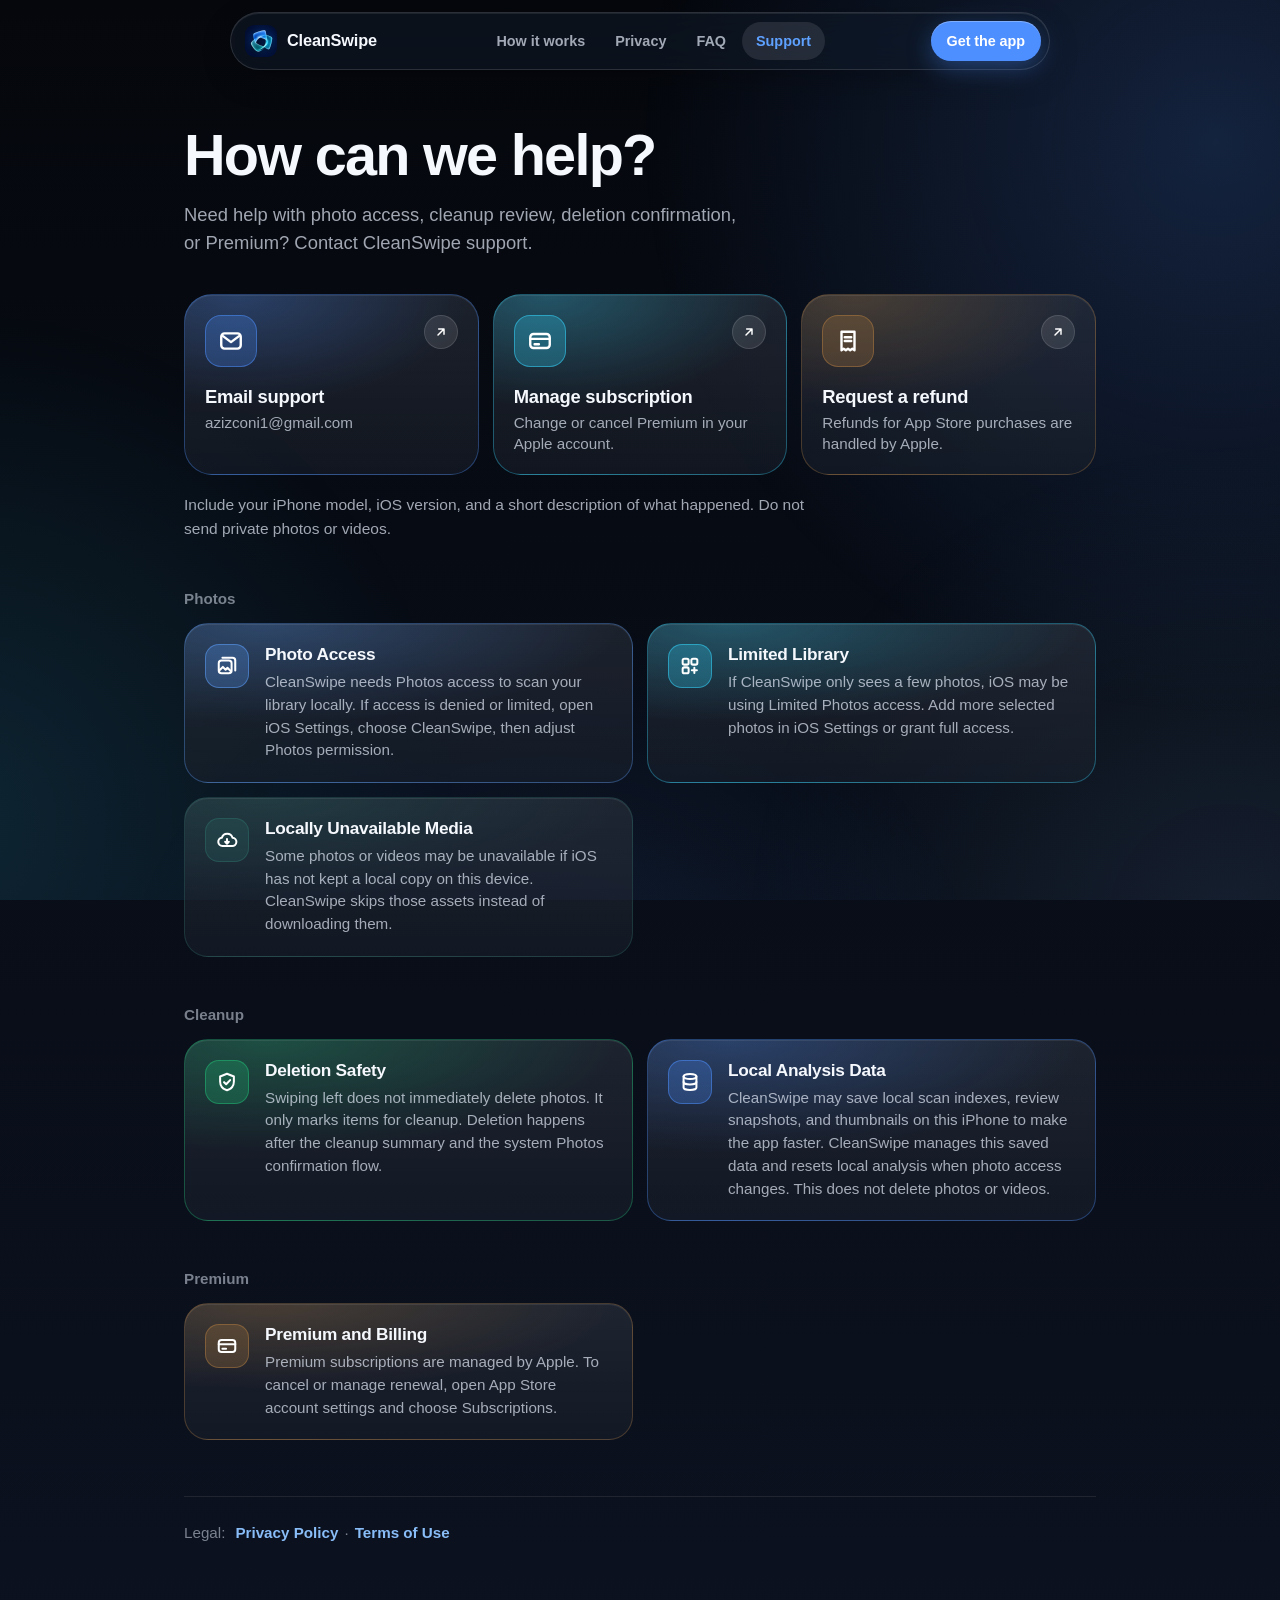
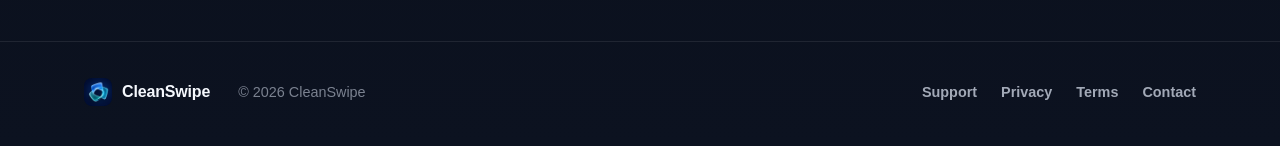
<file: support.html>
<!doctype html>
<html lang="en" class="no-js">
<head>
  <meta charset="utf-8">
  <meta name="viewport" content="width=device-width, initial-scale=1, viewport-fit=cover">
  <title>CleanSwipe Support</title>
  <meta name="description" content="Get help with CleanSwipe: photo access, cleanup review, deletion safety, and Premium billing.">
  <meta name="theme-color" content="#05070C">
  <link rel="canonical" href="https://cleanswipeapp.github.io/support.html">
  <meta property="og:title" content="CleanSwipe Support">
  <meta property="og:image" content="https://cleanswipeapp.github.io/assets/img/og.png">
  <link rel="icon" type="image/png" href="/assets/img/favicon.png">
  <link rel="apple-touch-icon" href="/assets/img/apple-touch-icon.png">
  <link rel="stylesheet" href="/assets/site.css">
  <script>document.documentElement.classList.remove("no-js");</script>
</head>
<body>
  <svg width="0" height="0" style="position:absolute" aria-hidden="true">
    <defs>
      <symbol id="i-mail" viewBox="0 0 24 24"><g fill="none" stroke="currentColor" stroke-linecap="round" stroke-linejoin="round"><rect x="3" y="5" width="18" height="14" rx="3"/><path d="m4 7 8 6 8-6"/></g></symbol>
      <symbol id="i-card" viewBox="0 0 24 24"><g fill="none" stroke="currentColor" stroke-linecap="round" stroke-linejoin="round"><rect x="3" y="5.5" width="18" height="13" rx="3"/><path d="M3 10h18M7 15h4"/></g></symbol>
      <symbol id="i-receipt" viewBox="0 0 24 24"><g fill="none" stroke="currentColor" stroke-linecap="round" stroke-linejoin="round"><path d="M6 3.5h12v17l-2-1.4-2 1.4-2-1.4-2 1.4-2-1.4-2 1.4v-17Z"/><path d="M9 8.5h6M9 12h6"/></g></symbol>
      <symbol id="i-photos" viewBox="0 0 24 24"><g fill="none" stroke="currentColor" stroke-linecap="round" stroke-linejoin="round"><rect x="3" y="6" width="14" height="14" rx="3"/><path d="M7 3h11a3 3 0 0 1 3 3v11"/><path d="m3.5 17 4-4 3 3 2-2 4 4"/></g></symbol>
      <symbol id="i-grid" viewBox="0 0 24 24"><g fill="none" stroke="currentColor" stroke-linecap="round" stroke-linejoin="round"><rect x="4" y="4" width="6.5" height="6.5" rx="1.8"/><rect x="13.5" y="4" width="6.5" height="6.5" rx="1.8"/><rect x="4" y="13.5" width="6.5" height="6.5" rx="1.8"/><path d="M16.75 14v5.5M14 16.75h5.5"/></g></symbol>
      <symbol id="i-cloud" viewBox="0 0 24 24"><g fill="none" stroke="currentColor" stroke-linecap="round" stroke-linejoin="round"><path d="M7 18.5a4.5 4.5 0 0 1-.6-8.96A6 6 0 0 1 18 9.5a4.5 4.5 0 0 1-.5 9H7Z"/><path d="M12 11v5m-2-2 2 2 2-2"/></g></symbol>
      <symbol id="i-shield" viewBox="0 0 24 24"><g fill="none" stroke="currentColor" stroke-linecap="round" stroke-linejoin="round"><path d="M12 3 4.5 6v5.5c0 4.6 3.1 8.2 7.5 9.5 4.4-1.3 7.5-4.9 7.5-9.5V6L12 3Z"/><path d="m8.8 12.2 2.3 2.3 4.3-4.6"/></g></symbol>
      <symbol id="i-database" viewBox="0 0 24 24"><g fill="none" stroke="currentColor" stroke-linecap="round" stroke-linejoin="round"><ellipse cx="12" cy="6" rx="7" ry="2.8"/><path d="M5 6v6c0 1.5 3.1 2.8 7 2.8s7-1.3 7-2.8V6"/><path d="M5 12v6c0 1.5 3.1 2.8 7 2.8s7-1.3 7-2.8v-6"/></g></symbol>
      <symbol id="i-arrow-up-right" viewBox="0 0 24 24"><path fill="none" stroke="currentColor" stroke-width="2.2" stroke-linecap="round" stroke-linejoin="round" d="M7.5 16.5 16.5 7.5M8.5 7.5h8v8"/></symbol>
    </defs>
  </svg>

  <div class="aurora" aria-hidden="true"><i></i><i></i><i></i><i></i></div>
  <a class="skip" href="#main">Skip to content</a>

  <header class="site-header">
    <div class="capsule">
      <a class="brand" href="/" aria-label="CleanSwipe home">
        <img src="/assets/img/icon-256.png" alt="" width="32" height="32">
        CleanSwipe
      </a>
      <nav class="nav-links" aria-label="Main">
        <a href="/#how">How it works</a>
        <a href="/#privacy">Privacy</a>
        <a href="/#faq">FAQ</a>
        <a href="/support.html" aria-current="page">Support</a>
      </nav>
      <a class="btn btn-primary btn-sm" href="https://apps.apple.com/us/app/cleanswipe-photo-cleaner/id6784292572">Get the app</a>
    </div>
  </header>

  <main id="main">
    <div class="wrap wrap--narrow">
      <div class="page-head">
        <h1 class="rise">How can we help?</h1>
        <p class="lead rise" style="--i:1">Need help with photo access, cleanup review, deletion confirmation, or Premium? Contact CleanSwipe support.</p>
      </div>

      <div class="page-body">
        <!-- Quick actions: these are real links -->
        <div class="quick-grid rise" style="--i:2">
          <a class="card card-tint card-soft t-primary quick" href="mailto:azizconi1@gmail.com?subject=CleanSwipe%20support&amp;body=iPhone%20model%3A%0AiOS%20version%3A%0ACleanSwipe%20version%3A%0AWhat%20happened%3A%0A">
            <span class="card-top">
              <span class="icon-tile"><svg aria-hidden="true"><use href="#i-mail"/></svg></span>
              <span class="go" aria-hidden="true"><svg><use href="#i-arrow-up-right"/></svg></span>
            </span>
            <h2>Email support</h2>
            <p>azizconi1@gmail.com</p>
          </a>
          <a class="card card-tint card-soft t-cyan quick" href="https://apps.apple.com/account/subscriptions">
            <span class="card-top">
              <span class="icon-tile"><svg aria-hidden="true"><use href="#i-card"/></svg></span>
              <span class="go" aria-hidden="true"><svg><use href="#i-arrow-up-right"/></svg></span>
            </span>
            <h2>Manage subscription</h2>
            <p>Change or cancel Premium in your Apple account.</p>
          </a>
          <a class="card card-tint card-soft t-clutter quick" href="https://reportaproblem.apple.com">
            <span class="card-top">
              <span class="icon-tile"><svg aria-hidden="true"><use href="#i-receipt"/></svg></span>
              <span class="go" aria-hidden="true"><svg><use href="#i-arrow-up-right"/></svg></span>
            </span>
            <h2>Request a refund</h2>
            <p>Refunds for App Store purchases are handled by Apple.</p>
          </a>
        </div>
        <p class="support-note rise" style="--i:3">Include your iPhone model, iOS version, and a short description of what happened. Do not send private photos or videos.</p>

        <!-- Help topics -->
        <section class="group" aria-labelledby="g-photos">
          <h2 class="group-label reveal" id="g-photos">Photos</h2>
          <div class="topic-grid">
            <article class="card card-tint card-soft t-similar topic reveal" style="--i:0">
              <span class="icon-tile sm"><svg aria-hidden="true"><use href="#i-photos"/></svg></span>
              <div>
                <h3>Photo Access</h3>
                <p>CleanSwipe needs Photos access to scan your library locally. If access is denied or limited, open iOS Settings, choose CleanSwipe, then adjust Photos permission.</p>
              </div>
            </article>
            <article class="card card-tint card-soft t-cyan topic reveal" style="--i:1">
              <span class="icon-tile sm"><svg aria-hidden="true"><use href="#i-grid"/></svg></span>
              <div>
                <h3>Limited Library</h3>
                <p>If CleanSwipe only sees a few photos, iOS may be using Limited Photos access. Add more selected photos in iOS Settings or grant full access.</p>
              </div>
            </article>
            <article class="card card-tint card-soft t-screenshots topic reveal" style="--i:0">
              <span class="icon-tile sm"><svg aria-hidden="true"><use href="#i-cloud"/></svg></span>
              <div>
                <h3>Locally Unavailable Media</h3>
                <p>Some photos or videos may be unavailable if iOS has not kept a local copy on this device. CleanSwipe skips those assets instead of downloading them.</p>
              </div>
            </article>
          </div>
        </section>

        <section class="group" aria-labelledby="g-cleanup">
          <h2 class="group-label reveal" id="g-cleanup">Cleanup</h2>
          <div class="topic-grid">
            <article class="card card-tint card-soft t-keep topic reveal" style="--i:0">
              <span class="icon-tile sm"><svg aria-hidden="true"><use href="#i-shield"/></svg></span>
              <div>
                <h3>Deletion Safety</h3>
                <p>Swiping left does not immediately delete photos. It only marks items for cleanup. Deletion happens after the cleanup summary and the system Photos confirmation flow.</p>
              </div>
            </article>
            <article class="card card-tint card-soft t-primary topic reveal" style="--i:1">
              <span class="icon-tile sm"><svg aria-hidden="true"><use href="#i-database"/></svg></span>
              <div>
                <h3>Local Analysis Data</h3>
                <p>CleanSwipe may save local scan indexes, review snapshots, and thumbnails on this iPhone to make the app faster. CleanSwipe manages this saved data and resets local analysis when photo access changes. This does not delete photos or videos.</p>
              </div>
            </article>
          </div>
        </section>

        <section class="group" aria-labelledby="g-premium">
          <h2 class="group-label reveal" id="g-premium">Premium</h2>
          <div class="topic-grid">
            <article class="card card-tint card-soft t-clutter topic reveal" style="--i:0">
              <span class="icon-tile sm"><svg aria-hidden="true"><use href="#i-card"/></svg></span>
              <div>
                <h3>Premium and Billing</h3>
                <p>Premium subscriptions are managed by Apple. To cancel or manage renewal, open App Store account settings and choose Subscriptions.</p>
              </div>
            </article>
          </div>
        </section>

        <p class="support-legal">Legal:<a href="/legal/privacy.html">Privacy Policy</a>·<a href="/legal/terms.html">Terms of Use</a></p>
      </div>
    </div>
  </main>

  <footer class="site-footer">
    <div class="wrap">
      <a class="brand" href="/"><img src="/assets/img/icon-256.png" alt="" width="28" height="28">CleanSwipe</a>
      <span>© 2026 CleanSwipe</span>
      <nav aria-label="Footer">
        <a href="/support.html">Support</a>
        <a href="/legal/privacy.html">Privacy</a>
        <a href="/legal/terms.html">Terms</a>
        <a href="mailto:azizconi1@gmail.com">Contact</a>
      </nav>
    </div>
  </footer>

  <script src="/assets/site.js" defer></script>
</body>
</html>
</file>
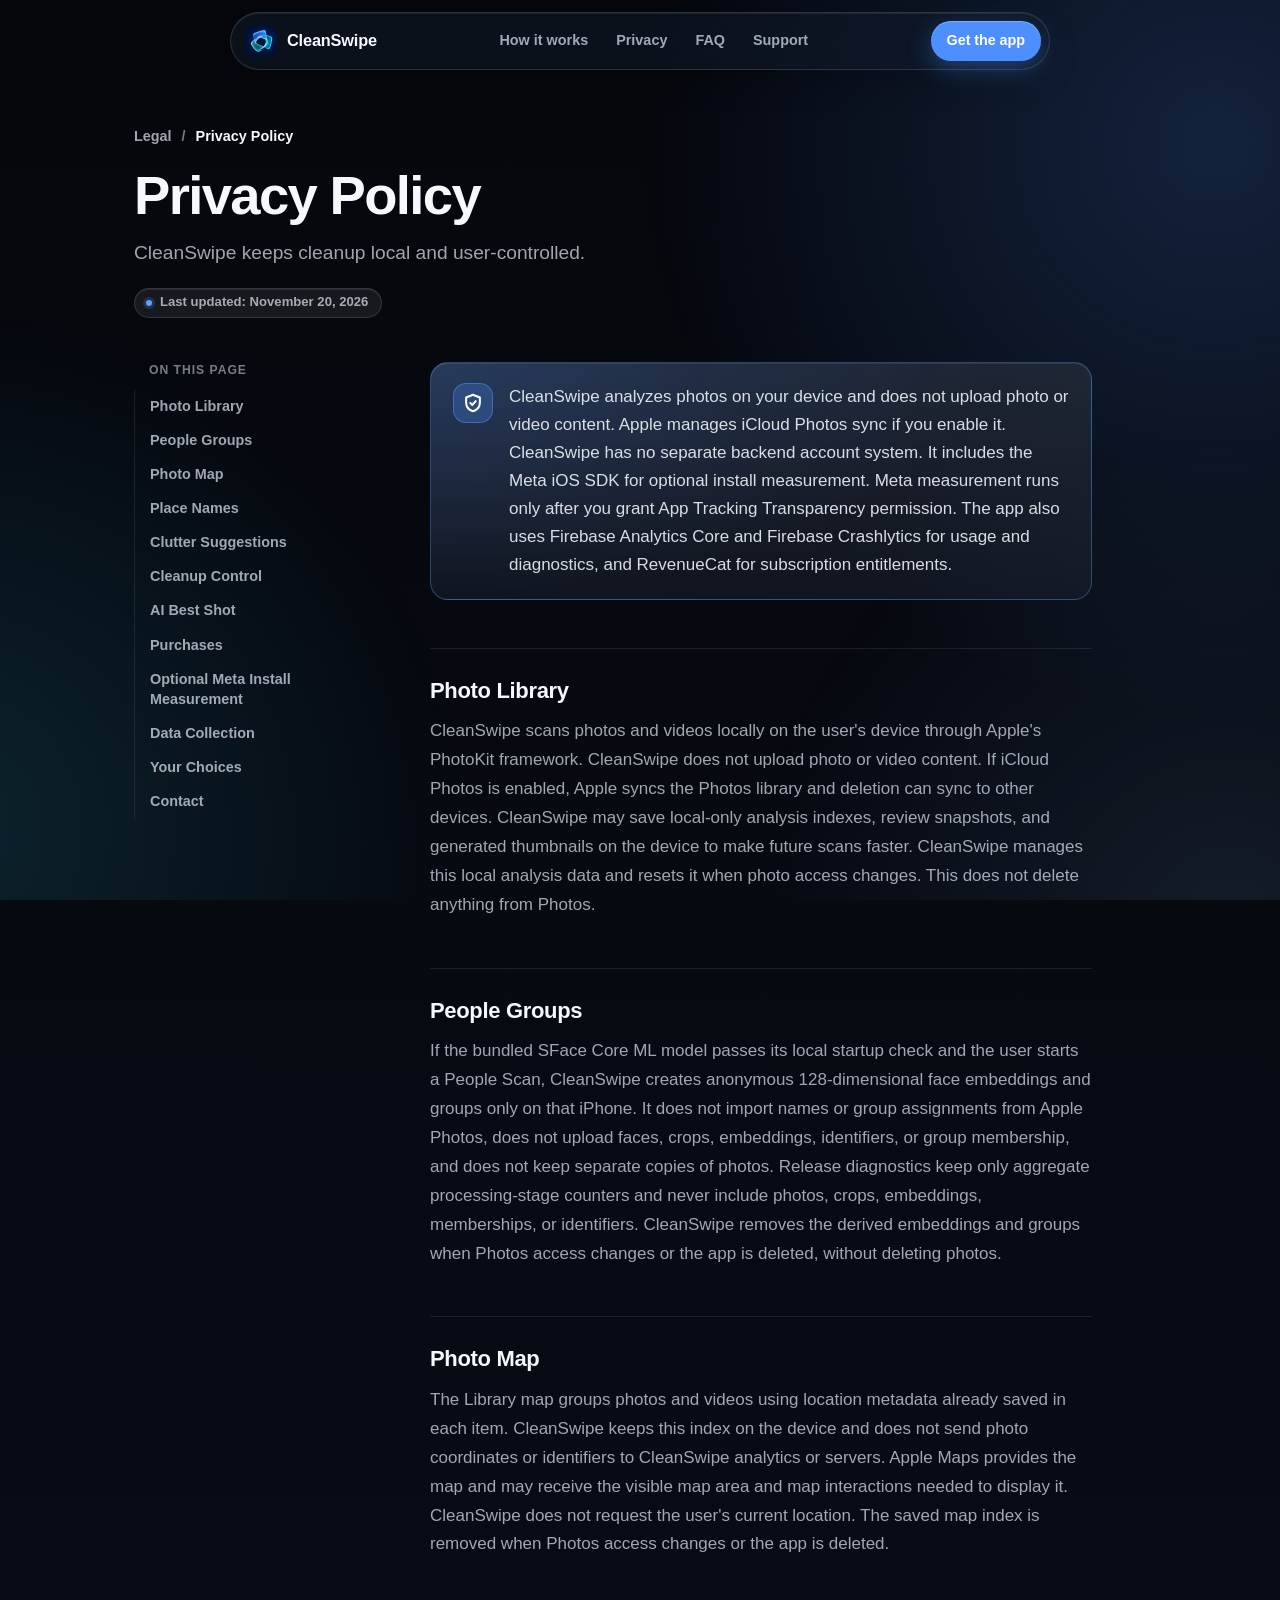
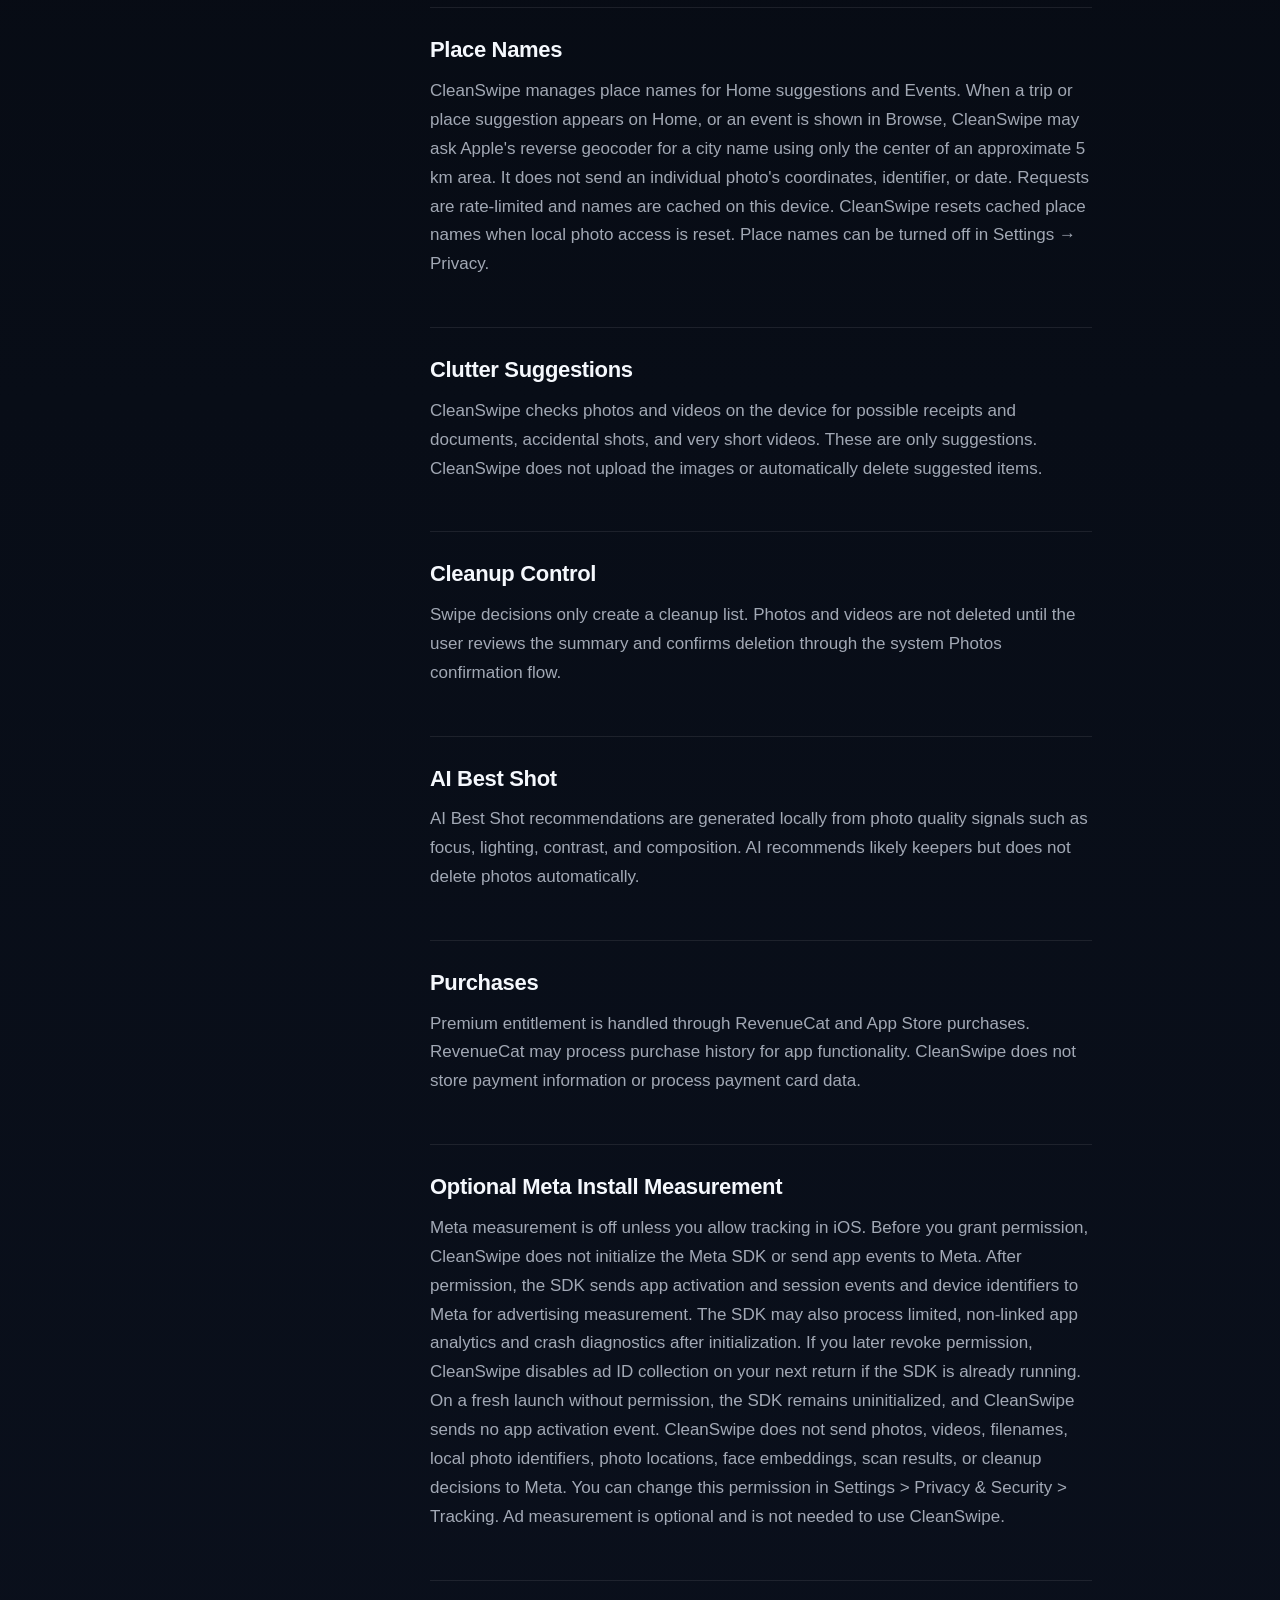
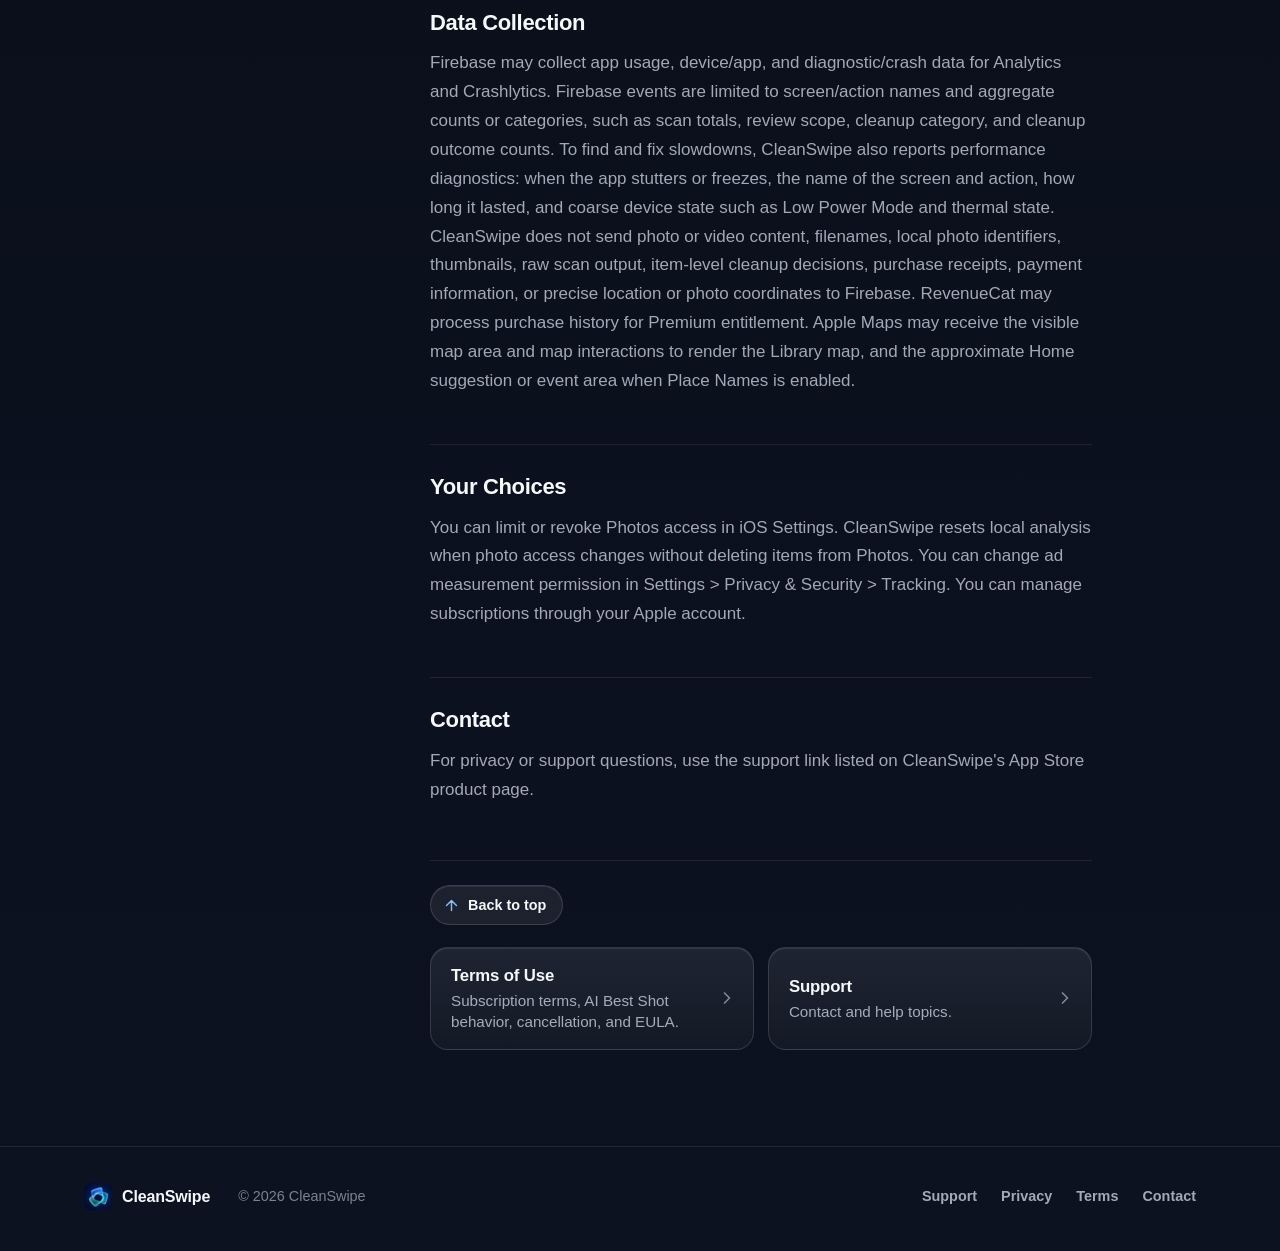
<file: legal/privacy.html>
<!doctype html>
<html lang="en">
<head>
  <meta charset="utf-8">
  <meta name="viewport" content="width=device-width, initial-scale=1, viewport-fit=cover">
  <title>CleanSwipe Privacy Policy</title>
  <meta name="description" content="CleanSwipe keeps cleanup local and user-controlled.">
  <meta name="theme-color" content="#05070C">
  <link rel="canonical" href="https://cleanswipeapp.github.io/legal/privacy.html">
  <meta property="og:type" content="website">
  <meta property="og:site_name" content="CleanSwipe">
  <meta property="og:title" content="CleanSwipe Privacy Policy">
  <meta property="og:description" content="CleanSwipe keeps cleanup local and user-controlled.">
  <meta property="og:url" content="https://cleanswipeapp.github.io/legal/privacy.html">
  <meta property="og:image" content="https://cleanswipeapp.github.io/assets/img/og.png">
  <meta name="twitter:card" content="summary_large_image">
  <link rel="icon" type="image/png" href="/assets/img/favicon.png">
  <link rel="apple-touch-icon" href="/assets/img/apple-touch-icon.png">
  <link rel="stylesheet" href="./legal.css">
  <script src="./legal.js" defer></script>
</head>
<body id="top">
  <!-- Icon sprite (stroke style, 24x24, round caps) -->
  <svg width="0" height="0" style="position:absolute" aria-hidden="true" focusable="false">
    <defs>
      <symbol id="i-shield" viewBox="0 0 24 24"><path d="M12 3 4.5 6v5.5c0 4.4 3 8.2 7.5 9.5 4.5-1.3 7.5-5.1 7.5-9.5V6L12 3Z"/><path d="m9 12 2.2 2.2 3.8-4.2"/></symbol>
      <symbol id="i-chevron" viewBox="0 0 24 24"><path d="m9 6 6 6-6 6"/></symbol>
      <symbol id="i-up" viewBox="0 0 24 24"><path d="M12 19V5M5 12l7-7 7 7"/></symbol>
    </defs>
  </svg>

  <div class="aurora" aria-hidden="true"><i></i><i></i><i></i></div>
  <a class="skip" href="#main">Skip to content</a>

  <header class="site-header">
    <div class="capsule">
      <a class="brand" href="/" aria-label="CleanSwipe home">
        <img src="/assets/img/icon-256.png" alt="" width="32" height="32">
        CleanSwipe
      </a>
      <nav class="nav-links" aria-label="Main">
        <a href="/#how">How it works</a>
        <a href="/#privacy">Privacy</a>
        <a href="/#faq">FAQ</a>
        <a href="/support.html">Support</a>
      </nav>
      <a class="btn" href="https://apps.apple.com/us/app/cleanswipe-photo-cleaner/id6784292572">Get the app</a>
    </div>
  </header>

  <main id="main" tabindex="-1">
    <div class="shell">
      <nav class="crumbs" aria-label="Breadcrumb">
        <ol>
          <li><a href="/legal/">Legal</a></li>
          <li aria-current="page">Privacy Policy</li>
        </ol>
      </nav>

      <div class="doc-head">
        <h1>Privacy Policy</h1>
        <p class="document-summary">CleanSwipe keeps cleanup local and user-controlled.</p>
        <p class="meta">Last updated: November 20, 2026</p>
      </div>

      <div class="layout">
        <aside class="toc">
          <nav class="toc-d" aria-labelledby="toc-title">
            <p class="toc-title" id="toc-title">On this page</p>
            <ol class="toc-list">
              <li><a href="#photo-library">Photo Library</a></li>
              <li><a href="#people-groups">People Groups</a></li>
              <li><a href="#photo-map">Photo Map</a></li>
              <li><a href="#place-names">Place Names</a></li>
              <li><a href="#clutter-suggestions">Clutter Suggestions</a></li>
              <li><a href="#cleanup-control">Cleanup Control</a></li>
              <li><a href="#ai-best-shot">AI Best Shot</a></li>
              <li><a href="#purchases">Purchases</a></li>
              <li><a href="#optional-meta-install-measurement">Optional Meta Install Measurement</a></li>
              <li><a href="#data-collection">Data Collection</a></li>
              <li><a href="#your-choices">Your Choices</a></li>
              <li><a href="#contact">Contact</a></li>
            </ol>
          </nav>
          <details class="toc-m">
            <summary><span>On this page</span><svg class="ic" aria-hidden="true" focusable="false"><use href="#i-chevron"/></svg></summary>
            <nav aria-label="On this page">
              <ol class="toc-list">
                <li><a href="#photo-library">Photo Library</a></li>
                <li><a href="#people-groups">People Groups</a></li>
                <li><a href="#photo-map">Photo Map</a></li>
                <li><a href="#place-names">Place Names</a></li>
                <li><a href="#clutter-suggestions">Clutter Suggestions</a></li>
                <li><a href="#cleanup-control">Cleanup Control</a></li>
                <li><a href="#ai-best-shot">AI Best Shot</a></li>
                <li><a href="#purchases">Purchases</a></li>
                <li><a href="#optional-meta-install-measurement">Optional Meta Install Measurement</a></li>
                <li><a href="#data-collection">Data Collection</a></li>
                <li><a href="#your-choices">Your Choices</a></li>
                <li><a href="#contact">Contact</a></li>
              </ol>
            </nav>
          </details>
        </aside>

        <article class="prose">
          <div class="callout">
            <span class="tile"><svg class="ic" aria-hidden="true" focusable="false"><use href="#i-shield"/></svg></span>
            <p>
              CleanSwipe analyzes photos on your device and does not upload photo or video content. Apple
              manages iCloud Photos sync if you enable it. CleanSwipe has no separate backend account system.
              It includes the Meta iOS SDK for optional install measurement. Meta measurement runs only after
              you grant App Tracking Transparency permission. The app also uses Firebase Analytics Core and
              Firebase Crashlytics for usage and diagnostics, and RevenueCat for subscription entitlements.
            </p>
          </div>

          <section class="sec">
            <div class="sec-head">
              <h2 id="photo-library">Photo Library</h2>
              <a class="anchor" href="#photo-library" aria-label="Link to this section"><span aria-hidden="true">#</span></a>
            </div>
            <p>
              CleanSwipe scans photos and videos locally on the user's device through Apple's PhotoKit
              framework. CleanSwipe does not upload photo or video content. If iCloud Photos is enabled, Apple
              syncs the Photos library and deletion can sync to other devices. CleanSwipe may save local-only
              analysis indexes, review snapshots, and generated thumbnails on the device to make future scans
              faster. CleanSwipe manages this local analysis data and resets it when photo access changes.
              This does not delete anything from Photos.
            </p>
          </section>

          <section class="sec">
            <div class="sec-head">
              <h2 id="people-groups">People Groups</h2>
              <a class="anchor" href="#people-groups" aria-label="Link to this section"><span aria-hidden="true">#</span></a>
            </div>
            <p>
              If the bundled SFace Core ML model passes its local startup check and the user starts a People
              Scan, CleanSwipe creates anonymous 128-dimensional face embeddings and groups only on that
              iPhone. It does not import names or group assignments from Apple Photos, does not upload faces,
              crops, embeddings, identifiers, or group membership, and does not keep separate copies of
              photos. Release diagnostics keep only aggregate processing-stage counters and never include
              photos, crops, embeddings, memberships, or identifiers. CleanSwipe removes the derived
              embeddings and groups when Photos access changes or the app is deleted, without deleting photos.
            </p>
          </section>

          <section class="sec">
            <div class="sec-head">
              <h2 id="photo-map">Photo Map</h2>
              <a class="anchor" href="#photo-map" aria-label="Link to this section"><span aria-hidden="true">#</span></a>
            </div>
            <p>
              The Library map groups photos and videos using location metadata already saved in each item.
              CleanSwipe keeps this index on the device and does not send photo coordinates or identifiers to
              CleanSwipe analytics or servers. Apple Maps provides the map and may receive the visible map
              area and map interactions needed to display it. CleanSwipe does not request the user's current
              location. The saved map index is removed when Photos access changes or the app is deleted.
            </p>
          </section>

          <section class="sec">
            <div class="sec-head">
              <h2 id="place-names">Place Names</h2>
              <a class="anchor" href="#place-names" aria-label="Link to this section"><span aria-hidden="true">#</span></a>
            </div>
            <p>
              CleanSwipe manages place names for Home suggestions and Events. When a trip or place suggestion
              appears on Home, or an event is shown in Browse, CleanSwipe may ask Apple's reverse geocoder for a city name using only the center of an
              approximate 5 km area. It does not send an individual photo's coordinates, identifier, or date.
              Requests are rate-limited and names are cached on this device. CleanSwipe resets cached place
              names when local photo access is reset. Place names can be turned off in Settings → Privacy.
            </p>
          </section>

          <section class="sec">
            <div class="sec-head">
              <h2 id="clutter-suggestions">Clutter Suggestions</h2>
              <a class="anchor" href="#clutter-suggestions" aria-label="Link to this section"><span aria-hidden="true">#</span></a>
            </div>
            <p>
              CleanSwipe checks photos and videos on the device for possible receipts and documents,
              accidental shots, and very short videos. These are only suggestions. CleanSwipe does not upload
              the images or automatically delete suggested items.
            </p>
          </section>

          <section class="sec">
            <div class="sec-head">
              <h2 id="cleanup-control">Cleanup Control</h2>
              <a class="anchor" href="#cleanup-control" aria-label="Link to this section"><span aria-hidden="true">#</span></a>
            </div>
            <p>
              Swipe decisions only create a cleanup list. Photos and videos are not deleted until the user
              reviews the summary and confirms deletion through the system Photos confirmation flow.
            </p>
          </section>

          <section class="sec">
            <div class="sec-head">
              <h2 id="ai-best-shot">AI Best Shot</h2>
              <a class="anchor" href="#ai-best-shot" aria-label="Link to this section"><span aria-hidden="true">#</span></a>
            </div>
            <p>
              AI Best Shot recommendations are generated locally from photo quality signals such as focus,
              lighting, contrast, and composition. AI recommends likely keepers but does not delete photos
              automatically.
            </p>
          </section>

          <section class="sec">
            <div class="sec-head">
              <h2 id="purchases">Purchases</h2>
              <a class="anchor" href="#purchases" aria-label="Link to this section"><span aria-hidden="true">#</span></a>
            </div>
            <p>
              Premium entitlement is handled through RevenueCat and App Store purchases. RevenueCat may
              process purchase history for app functionality. CleanSwipe does not store payment information or
              process payment card data.
            </p>
          </section>

          <section class="sec">
            <div class="sec-head">
              <h2 id="optional-meta-install-measurement">Optional Meta Install Measurement</h2>
              <a class="anchor" href="#optional-meta-install-measurement" aria-label="Link to this section"><span aria-hidden="true">#</span></a>
            </div>
            <p>
              Meta measurement is off unless you allow tracking in iOS. Before you grant permission,
              CleanSwipe does not initialize the Meta SDK or send app events to Meta. After permission, the
              SDK sends app activation and session events and device identifiers to Meta for advertising
              measurement. The SDK may also process limited, non-linked app analytics and crash diagnostics
              after initialization. If you later revoke permission, CleanSwipe disables ad ID collection on
              your next return if the SDK is already running. On a fresh launch without permission, the SDK
              remains uninitialized, and CleanSwipe sends no app activation event. CleanSwipe does not send
              photos, videos, filenames, local photo identifiers, photo locations, face embeddings, scan
              results, or cleanup decisions to Meta. You can change this permission in Settings &gt; Privacy
              &amp; Security &gt; Tracking. Ad measurement is optional and is not needed to use CleanSwipe.
            </p>
          </section>

          <section class="sec">
            <div class="sec-head">
              <h2 id="data-collection">Data Collection</h2>
              <a class="anchor" href="#data-collection" aria-label="Link to this section"><span aria-hidden="true">#</span></a>
            </div>
            <p>
              Firebase may collect app usage, device/app, and diagnostic/crash data for Analytics and
              Crashlytics. Firebase events are limited to screen/action names and aggregate counts or
              categories, such as scan totals, review scope, cleanup category, and cleanup outcome counts.
              To find and fix slowdowns, CleanSwipe also reports performance diagnostics: when the app
              stutters or freezes, the name of the screen and action, how long it lasted, and coarse device
              state such as Low Power Mode and thermal state.
              CleanSwipe does not send photo or video content, filenames, local photo identifiers, thumbnails,
              raw scan output, item-level cleanup decisions, purchase receipts, payment information, or
              precise location or photo coordinates to Firebase. RevenueCat may process purchase history for
              Premium entitlement. Apple Maps may receive the visible map area and map interactions to render
              the Library map, and the approximate Home suggestion or event area when Place Names is enabled.
            </p>
          </section>

          <section class="sec">
            <div class="sec-head">
              <h2 id="your-choices">Your Choices</h2>
              <a class="anchor" href="#your-choices" aria-label="Link to this section"><span aria-hidden="true">#</span></a>
            </div>
            <p>
              You can limit or revoke Photos access in iOS Settings. CleanSwipe resets local analysis when
              photo access changes without deleting items from Photos. You can change ad measurement
              permission in Settings &gt; Privacy &amp; Security &gt; Tracking. You can manage subscriptions
              through your Apple account.
            </p>
          </section>

          <section class="sec">
            <div class="sec-head">
              <h2 id="contact">Contact</h2>
              <a class="anchor" href="#contact" aria-label="Link to this section"><span aria-hidden="true">#</span></a>
            </div>
            <p>
              For privacy or support questions, use the support link listed on CleanSwipe's App Store product
              page.
            </p>
          </section>

          <div class="article-end">
            <a class="to-top" href="#top"><svg class="ic" aria-hidden="true" focusable="false"><use href="#i-up"/></svg>Back to top</a>
            <nav class="related" aria-label="Related pages">
              <a class="rel-card" href="/legal/terms.html">
                <span><strong>Terms of Use</strong> Subscription terms, AI Best Shot behavior, cancellation, and EULA.</span>
                <svg class="ic" aria-hidden="true" focusable="false"><use href="#i-chevron"/></svg>
              </a>
              <a class="rel-card" href="/support.html">
                <span><strong>Support</strong> Contact and help topics.</span>
                <svg class="ic" aria-hidden="true" focusable="false"><use href="#i-chevron"/></svg>
              </a>
            </nav>
          </div>
        </article>
      </div>
    </div>
  </main>

  <footer class="site-footer">
    <div class="wrap">
      <a class="brand" href="/"><img src="/assets/img/icon-256.png" alt="" width="28" height="28">CleanSwipe</a>
      <span>© 2026 CleanSwipe</span>
      <nav aria-label="Footer">
        <a href="/support.html">Support</a>
        <a href="/legal/privacy.html">Privacy</a>
        <a href="/legal/terms.html">Terms</a>
        <a href="mailto:azizconi1@gmail.com">Contact</a>
      </nav>
    </div>
  </footer>
</body>
</html>
</file>
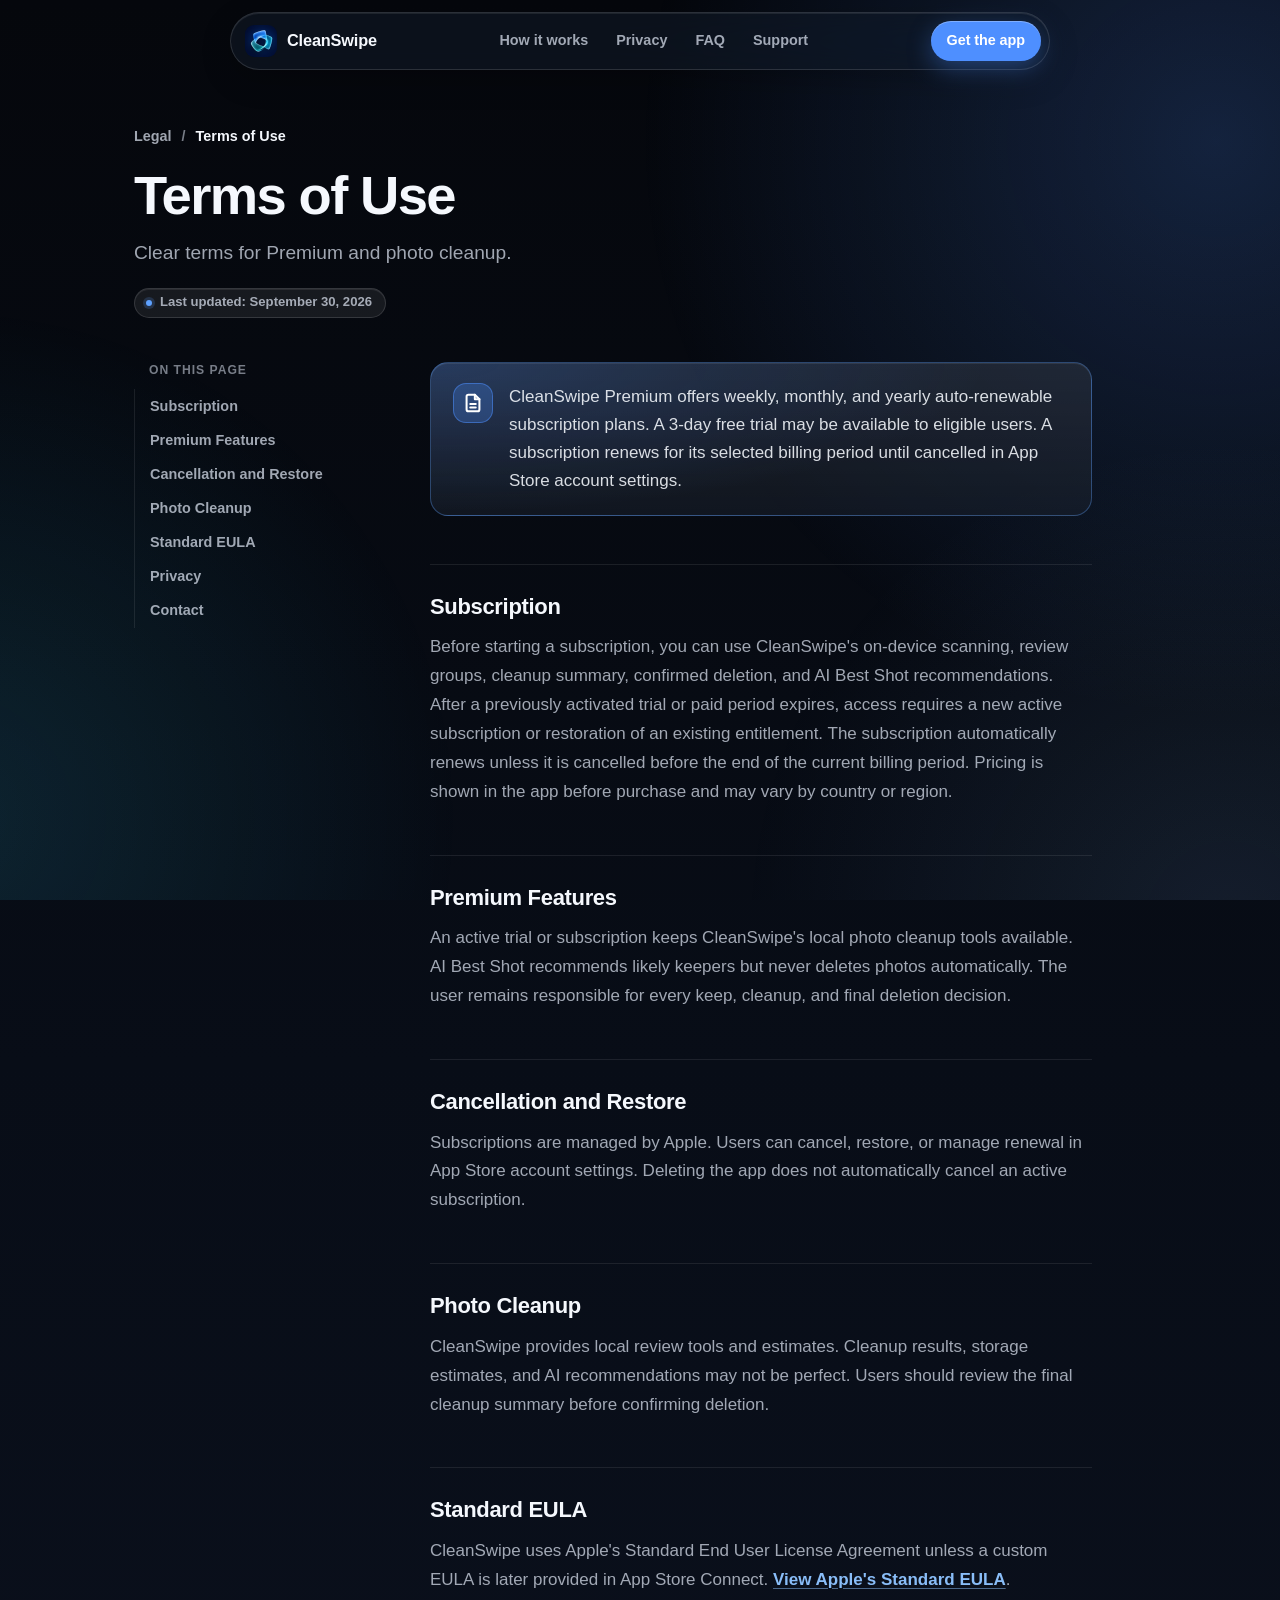
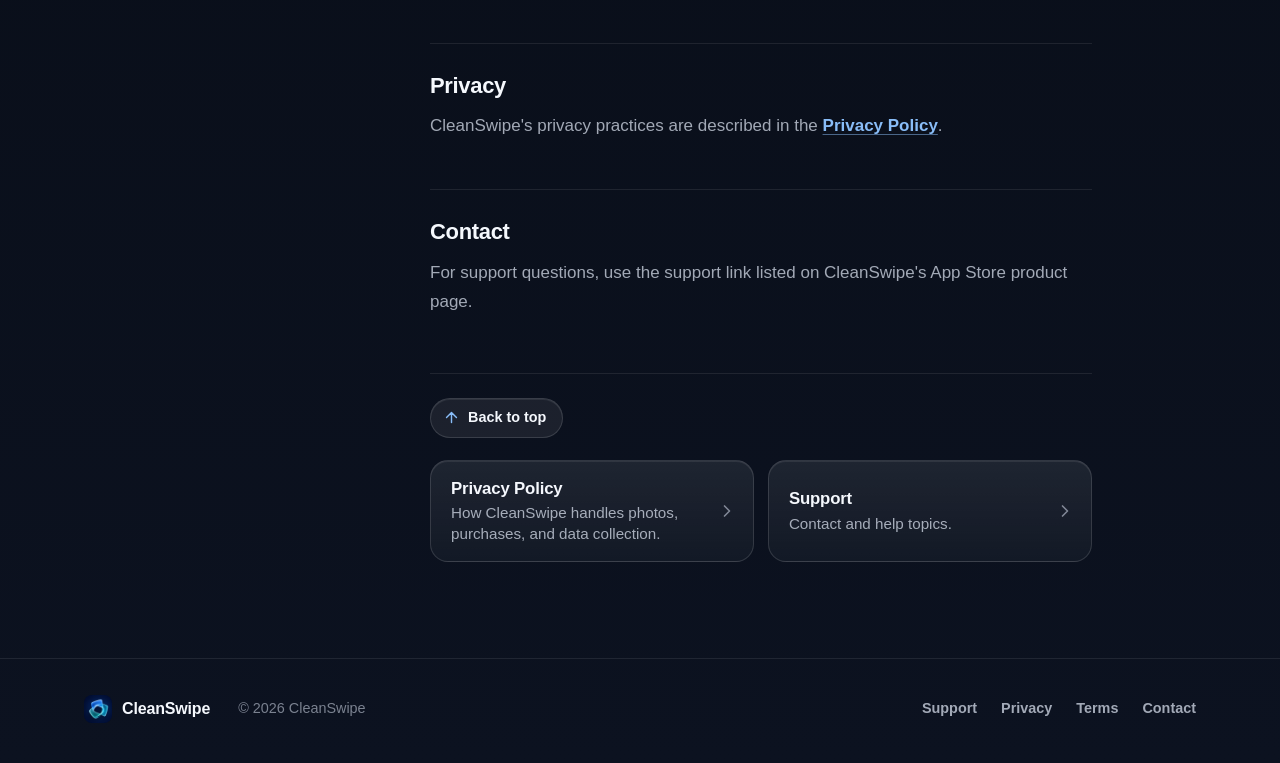
<file: legal/terms.html>
<!doctype html>
<html lang="en">
<head>
  <meta charset="utf-8">
  <meta name="viewport" content="width=device-width, initial-scale=1, viewport-fit=cover">
  <title>CleanSwipe Terms of Use</title>
  <meta name="description" content="Clear terms for Premium and photo cleanup.">
  <meta name="theme-color" content="#05070C">
  <link rel="canonical" href="https://cleanswipeapp.github.io/legal/terms.html">
  <meta property="og:type" content="website">
  <meta property="og:site_name" content="CleanSwipe">
  <meta property="og:title" content="CleanSwipe Terms of Use">
  <meta property="og:description" content="Clear terms for Premium and photo cleanup.">
  <meta property="og:url" content="https://cleanswipeapp.github.io/legal/terms.html">
  <meta property="og:image" content="https://cleanswipeapp.github.io/assets/img/og.png">
  <meta name="twitter:card" content="summary_large_image">
  <link rel="icon" type="image/png" href="/assets/img/favicon.png">
  <link rel="apple-touch-icon" href="/assets/img/apple-touch-icon.png">
  <link rel="stylesheet" href="./legal.css">
  <script src="./legal.js" defer></script>
</head>
<body id="top">
  <!-- Icon sprite (stroke style, 24x24, round caps) -->
  <svg width="0" height="0" style="position:absolute" aria-hidden="true" focusable="false">
    <defs>
      <symbol id="i-doc" viewBox="0 0 24 24"><path d="M14 3H7a2 2 0 0 0-2 2v14a2 2 0 0 0 2 2h10a2 2 0 0 0 2-2V8l-5-5Z"/><path d="M14 3v5h5"/><path d="M9 13h6M9 17h6"/></symbol>
      <symbol id="i-chevron" viewBox="0 0 24 24"><path d="m9 6 6 6-6 6"/></symbol>
      <symbol id="i-up" viewBox="0 0 24 24"><path d="M12 19V5M5 12l7-7 7 7"/></symbol>
    </defs>
  </svg>

  <div class="aurora" aria-hidden="true"><i></i><i></i><i></i></div>
  <a class="skip" href="#main">Skip to content</a>

  <header class="site-header">
    <div class="capsule">
      <a class="brand" href="/" aria-label="CleanSwipe home">
        <img src="/assets/img/icon-256.png" alt="" width="32" height="32">
        CleanSwipe
      </a>
      <nav class="nav-links" aria-label="Main">
        <a href="/#how">How it works</a>
        <a href="/#privacy">Privacy</a>
        <a href="/#faq">FAQ</a>
        <a href="/support.html">Support</a>
      </nav>
      <a class="btn" href="https://apps.apple.com/us/app/cleanswipe-photo-cleaner/id6784292572">Get the app</a>
    </div>
  </header>

  <main id="main" tabindex="-1">
    <div class="shell">
      <nav class="crumbs" aria-label="Breadcrumb">
        <ol>
          <li><a href="/legal/">Legal</a></li>
          <li aria-current="page">Terms of Use</li>
        </ol>
      </nav>

      <div class="doc-head">
        <h1>Terms of Use</h1>
        <p class="document-summary">Clear terms for Premium and photo cleanup.</p>
        <p class="meta">Last updated: September 30, 2026</p>
      </div>

      <div class="layout">
        <aside class="toc">
          <nav class="toc-d" aria-labelledby="toc-title">
            <p class="toc-title" id="toc-title">On this page</p>
            <ol class="toc-list">
              <li><a href="#subscription">Subscription</a></li>
              <li><a href="#premium-features">Premium Features</a></li>
              <li><a href="#cancellation-and-restore">Cancellation and Restore</a></li>
              <li><a href="#photo-cleanup">Photo Cleanup</a></li>
              <li><a href="#standard-eula">Standard EULA</a></li>
              <li><a href="#privacy">Privacy</a></li>
              <li><a href="#contact">Contact</a></li>
            </ol>
          </nav>
          <details class="toc-m">
            <summary><span>On this page</span><svg class="ic" aria-hidden="true" focusable="false"><use href="#i-chevron"/></svg></summary>
            <nav aria-label="On this page">
              <ol class="toc-list">
                <li><a href="#subscription">Subscription</a></li>
                <li><a href="#premium-features">Premium Features</a></li>
                <li><a href="#cancellation-and-restore">Cancellation and Restore</a></li>
                <li><a href="#photo-cleanup">Photo Cleanup</a></li>
                <li><a href="#standard-eula">Standard EULA</a></li>
                <li><a href="#privacy">Privacy</a></li>
                <li><a href="#contact">Contact</a></li>
              </ol>
            </nav>
          </details>
        </aside>

        <article class="prose">
          <div class="callout">
            <span class="tile"><svg class="ic" aria-hidden="true" focusable="false"><use href="#i-doc"/></svg></span>
            <p>
              CleanSwipe Premium offers weekly, monthly, and yearly auto-renewable subscription plans. A
              3-day free trial may be available to eligible users. A subscription renews for its selected
              billing period until cancelled in App Store account settings.
            </p>
          </div>

          <section class="sec">
            <div class="sec-head">
              <h2 id="subscription">Subscription</h2>
              <a class="anchor" href="#subscription" aria-label="Link to this section"><span aria-hidden="true">#</span></a>
            </div>
            <p>
              Before starting a subscription, you can use CleanSwipe's on-device scanning, review groups,
              cleanup summary, confirmed deletion, and AI Best Shot recommendations. After a previously
              activated trial or paid period expires, access requires a new active subscription or restoration
              of an existing entitlement. The subscription automatically renews unless it is cancelled before
              the end of the current billing period. Pricing is shown in the app before purchase and may vary
              by country or region.
            </p>
          </section>

          <section class="sec">
            <div class="sec-head">
              <h2 id="premium-features">Premium Features</h2>
              <a class="anchor" href="#premium-features" aria-label="Link to this section"><span aria-hidden="true">#</span></a>
            </div>
            <p>
              An active trial or subscription keeps CleanSwipe's local photo cleanup tools available. AI Best
              Shot recommends likely keepers but never deletes photos automatically. The user remains
              responsible for every keep, cleanup, and final deletion decision.
            </p>
          </section>

          <section class="sec">
            <div class="sec-head">
              <h2 id="cancellation-and-restore">Cancellation and Restore</h2>
              <a class="anchor" href="#cancellation-and-restore" aria-label="Link to this section"><span aria-hidden="true">#</span></a>
            </div>
            <p>
              Subscriptions are managed by Apple. Users can cancel, restore, or manage renewal in App Store
              account settings. Deleting the app does not automatically cancel an active subscription.
            </p>
          </section>

          <section class="sec">
            <div class="sec-head">
              <h2 id="photo-cleanup">Photo Cleanup</h2>
              <a class="anchor" href="#photo-cleanup" aria-label="Link to this section"><span aria-hidden="true">#</span></a>
            </div>
            <p>
              CleanSwipe provides local review tools and estimates. Cleanup results, storage estimates, and AI
              recommendations may not be perfect. Users should review the final cleanup summary before
              confirming deletion.
            </p>
          </section>

          <section class="sec">
            <div class="sec-head">
              <h2 id="standard-eula">Standard EULA</h2>
              <a class="anchor" href="#standard-eula" aria-label="Link to this section"><span aria-hidden="true">#</span></a>
            </div>
            <p>
              CleanSwipe uses Apple's Standard End User License Agreement unless a custom EULA is later
              provided in App Store Connect. <a
              href="https://www.apple.com/legal/internet-services/itunes/dev/stdeula/">View Apple's Standard
              EULA</a>.
            </p>
          </section>

          <section class="sec">
            <div class="sec-head">
              <h2 id="privacy">Privacy</h2>
              <a class="anchor" href="#privacy" aria-label="Link to this section"><span aria-hidden="true">#</span></a>
            </div>
            <p>
              CleanSwipe's privacy practices are described in the <a href="./privacy.html">Privacy Policy</a>.
            </p>
          </section>

          <section class="sec">
            <div class="sec-head">
              <h2 id="contact">Contact</h2>
              <a class="anchor" href="#contact" aria-label="Link to this section"><span aria-hidden="true">#</span></a>
            </div>
            <p>
              For support questions, use the support link listed on CleanSwipe's App Store product page.
            </p>
          </section>

          <div class="article-end">
            <a class="to-top" href="#top"><svg class="ic" aria-hidden="true" focusable="false"><use href="#i-up"/></svg>Back to top</a>
            <nav class="related" aria-label="Related pages">
              <a class="rel-card" href="/legal/privacy.html">
                <span><strong>Privacy Policy</strong> How CleanSwipe handles photos, purchases, and data collection.</span>
                <svg class="ic" aria-hidden="true" focusable="false"><use href="#i-chevron"/></svg>
              </a>
              <a class="rel-card" href="/support.html">
                <span><strong>Support</strong> Contact and help topics.</span>
                <svg class="ic" aria-hidden="true" focusable="false"><use href="#i-chevron"/></svg>
              </a>
            </nav>
          </div>
        </article>
      </div>
    </div>
  </main>

  <footer class="site-footer">
    <div class="wrap">
      <a class="brand" href="/"><img src="/assets/img/icon-256.png" alt="" width="28" height="28">CleanSwipe</a>
      <span>© 2026 CleanSwipe</span>
      <nav aria-label="Footer">
        <a href="/support.html">Support</a>
        <a href="/legal/privacy.html">Privacy</a>
        <a href="/legal/terms.html">Terms</a>
        <a href="mailto:azizconi1@gmail.com">Contact</a>
      </nav>
    </div>
  </footer>
</body>
</html>
</file>
<file: assets/site.css>
/* CleanSwipe public site — Arctic Glass (dark only), mirrors the redesigned iOS app.
   Tokens come from CleanSwipeColors.swift. System fonts only, no external requests.

   Contents
   1. Tokens          6. Hero                  11. Review your way   16. 404
   2. Base            7. Smart Cleanup bento   12. Privacy           17. Entrance (rise / reveal)
   3. Aurora          8. How it works          13. FAQ               18. Responsive
   4. Header          9. Interactive demo      14. Final CTA & footer 19. Reduced motion
   5. Buttons & type 10. Guarantees           15. Support page
*/

/* ================= 1. Tokens ================= */
:root {
  color-scheme: dark;

  /* Canvas */
  --canvas-top: #05070C;
  --canvas-mid: #080D17;
  --canvas-bottom: #0C1220;

  /* Surfaces & strokes */
  --raised: #121925;
  --elevated: #17202F;
  --hairline: rgba(255, 255, 255, 0.13);
  --divider: rgba(255, 255, 255, 0.085);

  /* Text */
  --text: #F5F8FD;
  --text-2: rgba(234, 242, 255, 0.68);
  --text-3: rgba(234, 242, 255, 0.50);

  /* Accents */
  --primary: #4E8FFF;
  --primary-deep: #1D47A5;
  --primary-soft: #1F3559;
  --arctic: #5EA1FF;
  --icy: #89BDF8;
  --cyan: #36D8FF;
  --keep: #20BE77;
  --mark: #EC5070;

  /* Category tints */
  --similar: #5EA1FF;
  --duplicates: #965074;
  --blurry: #8D5A88;
  --screenshots: #2E6E68;
  --videos: #2F5FA6;
  --clutter: #B07C40;

  /* Shape */
  --r-card: 28px;
  --r-tile: 18px;
  --r-icon: 16px;

  /* Glass recipe */
  --glass: rgba(18, 25, 37, 0.55);
  --sheen: linear-gradient(180deg, rgba(255, 255, 255, 0.07), rgba(255, 255, 255, 0.02));
  --highlight: inset 0 1px 0 rgba(255, 255, 255, 0.08);

  /* Motion */
  --ease: cubic-bezier(.2, .8, .2, 1);
  --spring: cubic-bezier(.34, 1.56, .64, 1);

  /* Layout */
  --max: 1160px;
  --gutter: 24px;
  --section-gap: 112px;
  --font: -apple-system, BlinkMacSystemFont, "SF Pro Display", "SF Pro Text", "Helvetica Neue", "Segoe UI", sans-serif;

  /* Default tint (cards override with a .t-* class) */
  --tint: #5EA1FF;
  --tint-rgb: 94, 161, 255;
}

/* Tint classes: each sets the colour and its rgb triplet (used as the rgba fallback). */
.t-similar { --tint: #5EA1FF; --tint-rgb: 94, 161, 255; }
.t-duplicates { --tint: #965074; --tint-rgb: 150, 80, 116; }
.t-blurry { --tint: #8D5A88; --tint-rgb: 141, 90, 136; }
.t-screenshots { --tint: #2E6E68; --tint-rgb: 46, 110, 104; }
.t-videos { --tint: #2F5FA6; --tint-rgb: 47, 95, 166; }
.t-clutter { --tint: #B07C40; --tint-rgb: 176, 124, 64; }
.t-keep { --tint: #20BE77; --tint-rgb: 32, 190, 119; }
.t-mark { --tint: #EC5070; --tint-rgb: 236, 80, 112; }
.t-cyan { --tint: #36D8FF; --tint-rgb: 54, 216, 255; }
.t-primary { --tint: #4E8FFF; --tint-rgb: 78, 143, 255; }

/* ================= 2. Base ================= */
*, *::before, *::after { box-sizing: border-box; }

html {
  background: var(--canvas-mid);
  -webkit-text-size-adjust: 100%;
  scroll-behavior: smooth;
  scroll-padding-top: 96px;
}

body {
  margin: 0;
  min-height: 100vh;
  font-family: var(--font);
  font-size: 17px;
  line-height: 1.55;
  color: var(--text);
  background: linear-gradient(180deg, var(--canvas-top) 0%, var(--canvas-mid) 45%, var(--canvas-bottom) 100%);
  -webkit-font-smoothing: antialiased;
  overflow-x: clip;
}

main { position: relative; z-index: 1; overflow-x: clip; }

img, svg { display: block; }
img { max-width: 100%; height: auto; }
svg { stroke-width: 2; } /* inherited into <use>d symbols; icon tiles override */

a { color: var(--icy); text-decoration: none; -webkit-tap-highlight-color: transparent; }
a:focus-visible, summary:focus-visible, button:focus-visible, .demo:focus-visible {
  outline: 3px solid rgba(94, 161, 255, 0.75);
  outline-offset: 3px;
}

p { margin: 0; }
ul, ol { margin: 0; padding: 0; list-style: none; }

.wrap {
  width: 100%;
  max-width: var(--max);
  margin: 0 auto;
  padding: 0 var(--gutter);
}
.wrap--narrow { max-width: 960px; }

.skip {
  position: absolute;
  left: 16px;
  top: -80px;
  z-index: 100;
  padding: 10px 18px;
  border-radius: 999px;
  background: var(--primary);
  color: #fff;
  font-weight: 650;
}
.skip:focus { top: 12px; }

.sr-only {
  position: absolute;
  width: 1px;
  height: 1px;
  margin: -1px;
  padding: 0;
  overflow: hidden;
  clip: rect(0 0 0 0);
  white-space: nowrap;
  border: 0;
}

.ic { width: 20px; height: 20px; flex: none; }

/* ================= 3. Aurora background (the one ambient loop) ================= */
.aurora {
  position: fixed;
  inset: 0;
  z-index: 0;
  overflow: hidden;
  pointer-events: none;
}
.aurora i {
  position: absolute;
  display: block;
  border-radius: 50%;
  will-change: transform;
}
.aurora i:nth-child(1) {
  width: 90vmax; height: 90vmax; right: -40vmax; top: -34vmax;
  background: radial-gradient(closest-side, rgba(78, 143, 255, 0.20), rgba(78, 143, 255, 0));
  animation: drift-a 34s ease-in-out infinite alternate;
}
.aurora i:nth-child(2) {
  width: 80vmax; height: 80vmax; left: -44vmax; top: 34vh;
  background: radial-gradient(closest-side, rgba(54, 216, 255, 0.12), rgba(54, 216, 255, 0));
  animation: drift-b 40s ease-in-out infinite alternate;
}
.aurora i:nth-child(3) {
  width: 76vmax; height: 76vmax; right: -34vmax; bottom: -40vmax;
  background: radial-gradient(closest-side, rgba(137, 189, 248, 0.10), rgba(137, 189, 248, 0));
  animation: drift-c 46s ease-in-out infinite alternate;
}
.aurora i:nth-child(4) {
  width: 70vmax; height: 70vmax; left: 8vw; bottom: -48vmax;
  background: radial-gradient(closest-side, rgba(78, 143, 255, 0.12), rgba(78, 143, 255, 0));
  animation: drift-d 52s ease-in-out infinite alternate;
}
@keyframes drift-a { to { transform: translate3d(-9vmax, 11vmax, 0) scale(1.08); } }
@keyframes drift-b { to { transform: translate3d(12vmax, -7vmax, 0) scale(1.1); } }
@keyframes drift-c { to { transform: translate3d(-12vmax, -8vmax, 0) scale(1.06); } }
@keyframes drift-d { to { transform: translate3d(10vmax, -6vmax, 0) scale(1.12); } }

/* ================= 4. Header: glass capsule ================= */
.site-header {
  position: sticky;
  top: 0;
  z-index: 50;
  padding: 12px 16px 0;
  pointer-events: none;
}
.capsule {
  pointer-events: auto;
  display: flex;
  align-items: center;
  gap: 12px;
  max-width: 820px;
  height: 58px;
  margin: 0 auto;
  padding: 0 8px 0 14px;
  border-radius: 999px;
  border: 1px solid var(--hairline);
  background: rgba(18, 25, 37, 0.6);
  -webkit-backdrop-filter: blur(20px) saturate(160%);
  backdrop-filter: blur(20px) saturate(160%);
  box-shadow: inset 0 1px 0 rgba(255, 255, 255, 0.08), 0 10px 30px rgba(0, 0, 0, 0.22);
  transition: background-color 250ms ease, border-color 250ms ease;
}
.site-header.scrolled .capsule {
  background: rgba(18, 25, 37, 0.78);
  border-color: rgba(255, 255, 255, 0.17);
}

.brand {
  display: inline-flex;
  align-items: center;
  gap: 10px;
  border-radius: 999px;
  color: var(--text);
  font-size: 1.02rem;
  font-weight: 750;
  letter-spacing: -0.01em;
  white-space: nowrap;
}
.brand img { width: 32px; height: 32px; border-radius: 9px; }

.nav-links { display: flex; align-items: center; gap: 2px; margin: 0 auto; }
.nav-links a {
  display: inline-flex;
  align-items: center;
  min-height: 38px;
  padding: 0 14px;
  border-radius: 999px;
  color: var(--text-2);
  font-size: 0.9rem;
  font-weight: 600;
  white-space: nowrap;
  transition: background-color 200ms ease, color 200ms ease, transform 500ms var(--spring);
}
.nav-links a:active { transform: scale(.965); transition-duration: 120ms; }
.nav-links a[aria-current] { color: var(--arctic); background: rgba(255, 255, 255, 0.10); }
@media (hover: hover) {
  .nav-links a:hover { color: var(--text); background: rgba(255, 255, 255, 0.06); }
  .nav-links a[aria-current]:hover { color: var(--arctic); background: rgba(255, 255, 255, 0.12); }
}

/* ================= 5. Buttons & typography ================= */
.btn {
  display: inline-flex;
  align-items: center;
  justify-content: center;
  gap: 10px;
  min-height: 52px;
  padding: 0 26px;
  border: 0;
  border-radius: 999px;
  color: #fff;
  font: inherit;
  font-size: 1rem;
  font-weight: 650;
  letter-spacing: -0.005em;
  white-space: nowrap;
  cursor: pointer;
  -webkit-tap-highlight-color: transparent;
  transition: transform 500ms var(--spring), background-color 200ms ease, box-shadow 200ms ease;
}
.btn .ic { width: 18px; height: 18px; }
.btn:active, .store-btn:active { transform: scale(.965); transition-duration: 120ms; }

.btn-primary {
  background: var(--primary);
  box-shadow: inset 0 1px 0 rgba(255, 255, 255, 0.28), 0 8px 24px rgba(78, 143, 255, 0.35);
}
.btn-glass {
  color: var(--text);
  background: rgba(255, 255, 255, 0.08);
  border: 1px solid var(--hairline);
  box-shadow: var(--highlight);
}
.btn-sm { min-height: 40px; padding: 0 16px; font-size: 0.9rem; }
.btn-lg { min-height: 56px; padding: 0 28px; font-size: 1.04rem; }
@media (hover: hover) {
  .btn-primary:hover { background: #5E9BFF; }
  .btn-glass:hover { background: rgba(255, 255, 255, 0.12); }
}

.store-btn {
  display: inline-flex;
  align-items: center;
  gap: 12px;
  min-height: 56px;
  padding: 0 24px 0 20px;
  border-radius: 16px;
  color: #fff;
  background: #000;
  border: 1px solid rgba(255, 255, 255, 0.3);
  box-shadow: inset 0 1px 0 rgba(255, 255, 255, 0.1);
  -webkit-tap-highlight-color: transparent;
  transition: transform 500ms var(--spring), border-color 200ms ease;
}
.store-btn svg { width: 26px; height: 26px; }
.store-btn span { display: flex; flex-direction: column; line-height: 1.1; text-align: left; }
.store-btn small { font-size: 0.7rem; font-weight: 500; opacity: 0.85; }
.store-btn strong { font-size: 1.26rem; font-weight: 600; letter-spacing: -0.01em; }
@media (hover: hover) { .store-btn:hover { border-color: rgba(255, 255, 255, 0.55); } }

h1, h2, h3 { margin: 0; font-weight: 800; text-wrap: balance; }
h1 { font-size: clamp(2.05rem, 8.6vw, 5rem); line-height: 1.02; letter-spacing: -0.03em; }
h2 { font-size: clamp(1.9rem, 4.6vw, 3rem); line-height: 1.06; letter-spacing: -0.025em; }
h3 { font-size: 1.3rem; line-height: 1.2; letter-spacing: -0.015em; font-weight: 750; }
.blue { color: var(--arctic); }
h1 .blue, h2 .blue { display: block; }

/* Hero kicker is the only chip left on the page. */
.kicker {
  display: inline-flex;
  align-items: center;
  gap: 8px;
  min-height: 32px;
  padding: 0 14px 0 10px;
  border-radius: 999px;
  border: 1px solid var(--hairline);
  background: rgba(255, 255, 255, 0.07);
  box-shadow: var(--highlight);
  color: var(--text);
  font-size: 0.82rem;
  font-weight: 650;
}
.kicker svg { width: 15px; height: 15px; color: var(--icy); }

/* Section scaffolding: gap between sections is --section-gap; heads are left-aligned like iOS large titles. */
.section { position: relative; padding-top: var(--section-gap); }
.section[id] { scroll-margin-top: calc(24px - var(--section-gap)); } /* anchors land with the heading just under the header */
.section-last { padding-bottom: var(--section-gap); }
.section-head { max-width: 720px; margin: 0 0 clamp(28px, 4vw, 44px); }
.section-head p { max-width: 560px; margin-top: 14px; color: var(--text-2); font-size: clamp(1.02rem, 1.5vw, 1.15rem); }

/* ================= Glass cards (shared) ================= */
.card {
  position: relative;
  border-radius: var(--r-card);
  border: 1px solid var(--hairline);
  background: var(--sheen), var(--glass);
  box-shadow: var(--highlight);
}

/* Tinted variant: glow of --tint at the top-left, fading into the dark surface. */
.card-tint {
  --tint-a: .42;
  border-color: rgba(var(--tint-rgb), .34);
  background:
    radial-gradient(120% 95% at 18% 0%, rgba(var(--tint-rgb), var(--tint-a)), rgba(var(--tint-rgb), 0) 66%),
    var(--sheen),
    var(--glass);
}
@supports (background: color-mix(in srgb, red 50%, transparent)) {
  .card-tint {
    border-color: color-mix(in srgb, var(--tint) 34%, transparent);
    background:
      radial-gradient(120% 95% at 18% 0%, color-mix(in srgb, var(--tint) calc(var(--tint-a) * 100%), transparent), transparent 66%),
      var(--sheen),
      var(--glass);
  }
}
.card-soft { --tint-a: .28; }

/* Hero variant: Today's Review blue with a cyan glow at the right edge. */
.card-hero .blue { color: #A7C7F7; }
.card-hero {
  overflow: hidden;
  border-color: rgba(137, 189, 248, 0.28);
  background:
    radial-gradient(55% 75% at 100% 55%, rgba(54, 216, 255, 0.28), rgba(54, 216, 255, 0) 70%),
    linear-gradient(135deg, #2F64D8, #1E3F8F 55%, #142748);
  box-shadow: inset 0 1px 0 rgba(255, 255, 255, 0.18);
}

.icon-tile {
  display: grid;
  place-items: center;
  flex: none;
  width: 52px;
  height: 52px;
  border-radius: var(--r-icon);
  color: #fff;
  background: rgba(var(--tint-rgb), .25);
  border: 1px solid rgba(var(--tint-rgb), .5);
}
.icon-tile svg { width: 26px; height: 26px; stroke-width: 2.2; }
@supports (background: color-mix(in srgb, red 50%, transparent)) {
  .icon-tile {
    background: color-mix(in srgb, var(--tint) 25%, transparent);
    border-color: color-mix(in srgb, var(--tint) 50%, transparent);
  }
}
.icon-tile.sm { width: 44px; height: 44px; border-radius: 14px; }
.icon-tile.sm svg { width: 22px; height: 22px; }
.icon-tile.xs { width: 40px; height: 40px; border-radius: 13px; }
.icon-tile.xs svg { width: 21px; height: 21px; }

/* Small glass chips used on visual proof thumbnails */
.vchip {
  position: absolute;
  z-index: 2;
  display: inline-flex;
  align-items: center;
  gap: 5px;
  height: 26px;
  padding: 0 10px;
  border-radius: 999px;
  border: 1px solid rgba(255, 255, 255, 0.18);
  background: rgba(10, 16, 27, 0.74);
  color: #fff;
  font-size: 0.75rem;
  font-weight: 700;
  line-height: 1;
  white-space: nowrap;
}
.vchip svg { width: 13px; height: 13px; }
.vchip.static { position: static; }
.vchip.lg { height: 38px; padding: 0 15px 0 12px; gap: 8px; font-size: 0.9rem; background: rgba(255, 255, 255, 0.08); }
.vchip.lg svg { width: 18px; height: 18px; }

/* ---------- Phone frame ---------- */
.phone {
  --w: 280px;
  position: relative;
  flex: none;
  width: var(--w);
  padding: calc(var(--w) * .03);
  border-radius: calc(var(--w) * .15);
  background: linear-gradient(155deg, #3b4558 0%, #161c28 26%, #0a0e16 52%, #1c2433 78%, #2c3547 100%);
  box-shadow:
    0 0 0 1px rgba(255, 255, 255, 0.10),
    inset 0 0 0 1px rgba(255, 255, 255, 0.07),
    inset 0 1px 0 rgba(255, 255, 255, 0.18);
}
.phone img {
  width: 100%;
  height: auto;
  aspect-ratio: 640 / 1391;
  object-fit: cover;
  border-radius: calc(var(--w) * .12);
  background: var(--canvas-top);
}
.phone-stage { position: relative; display: grid; place-items: center; isolation: isolate; }
.phone-stage::before {
  content: "";
  position: absolute;
  z-index: -1;
  inset: 4% -14%;
  border-radius: 50%;
  background: radial-gradient(closest-side, rgba(78, 143, 255, 0.26), rgba(78, 143, 255, 0));
}

/* ================= 6. Hero ================= */
.hero { padding: clamp(28px, 6vw, 72px) 0 0; text-align: center; }
.hero h1 { margin-top: 22px; }
.hero .lead {
  max-width: 640px;
  margin: 22px auto 0;
  color: var(--text-2);
  font-size: clamp(1.05rem, 1.9vw, 1.22rem);
}
.hero-cta { display: flex; flex-wrap: wrap; justify-content: center; align-items: center; gap: 12px; margin-top: 32px; }
.hero-note { margin-top: 16px; color: var(--text-2); font-size: 0.9rem; }
.trust {
  display: flex;
  flex-wrap: wrap;
  justify-content: center;
  gap: 10px 22px;
  margin-top: 26px;
  color: var(--text-2);
  font-size: 0.95rem;
}
.trust li { display: inline-flex; align-items: center; gap: 8px; }
.trust svg { width: 19px; height: 19px; color: var(--keep); }

/* Phone trio */
.trio {
  --main-w: 300px;
  --side-w: 250px;
  position: relative;
  max-width: 1040px;
  margin: clamp(40px, 6vw, 72px) auto 0;
  isolation: isolate;
}
.trio::before {
  content: "";
  position: absolute;
  z-index: -1;
  left: 50%;
  top: 6%;
  width: min(980px, 130%);
  aspect-ratio: 1.4;
  transform: translateX(-50%);
  background: radial-gradient(closest-side, rgba(78, 143, 255, 0.24), rgba(78, 143, 255, 0));
}
.trio-stage {
  display: flex;
  justify-content: center;
  align-items: flex-start;
  height: calc(var(--main-w) * 1.92);
  overflow: hidden;
  -webkit-mask-image: linear-gradient(180deg, #000 72%, transparent);
  mask-image: linear-gradient(180deg, #000 72%, transparent);
}
.trio-item { flex: none; }
.trio-item .phone { --w: var(--side-w); }
.trio-item.main { position: relative; z-index: 2; }
.trio-item.main .phone { --w: var(--main-w); }
.trio-item.side { position: relative; z-index: 1; margin-top: calc(var(--main-w) * .2); }
.trio-item.left { margin-right: calc(var(--side-w) * -.14); transform: rotate(-6deg); transform-origin: 50% 100%; }
.trio-item.right { margin-left: calc(var(--side-w) * -.14); transform: rotate(6deg); transform-origin: 50% 100%; }

/* ================= 7. Smart Cleanup bento ================= */
.bento {
  --vh1: clamp(130px, 16.5vw, 170px);   /* visual height / thumb size, row 1 */
  --vh2: clamp(120px, 12vw, 150px);   /* visual height, row 2 */
  display: grid;
  grid-template-columns: repeat(3, minmax(0, 1fr));
  gap: 16px;
}
.cat { display: flex; flex-direction: column; padding: 22px; }
.cat .icon-tile { margin-bottom: 18px; }
.cat h3 { font-size: 1.35rem; }
.cat p { margin-top: 6px; max-width: 46ch; color: var(--text-2); font-size: 0.97rem; line-height: 1.45; }
.cat-text { margin-bottom: 26px; }
.cat-visual { position: relative; height: var(--vh); margin-top: auto; }
.b-similar { grid-column: span 2; --vh: var(--vh1); }
.b-similar h3 { font-size: 1.65rem; }
.b-similar .cat-visual { height: auto; }
.b-duplicates { --vh: var(--vh1); }
.b-blurry, .b-screenshots, .b-videos { --vh: var(--vh2); }

.thumb {
  overflow: hidden;
  border-radius: 14px;
  border: 1px solid rgba(255, 255, 255, 0.12);
  background: var(--elevated);
}
.thumb img { width: 100%; height: 100%; object-fit: cover; }

/* Similar: three thumbs, the middle one is the Best Shot */
.thumbs-row { display: flex; justify-content: center; gap: 12px; }
.thumb-wrap { position: relative; flex: 1 1 0; min-width: 0; max-width: var(--vh); aspect-ratio: 1; }
.thumb-wrap .thumb { width: 100%; height: 100%; }
.thumb-wrap.best .thumb { box-shadow: 0 0 0 2px var(--arctic); border-color: transparent; }
.thumb-wrap.best .vchip { top: -13px; left: 50%; transform: translateX(-50%); }
.vchip .spark { color: var(--icy); }

/* Duplicates: the same photo twice, second one offset and overlapping */
.dup { --ts: calc(var(--vh) - 16px); position: relative; height: 100%; }
.dup .thumb-wrap { position: absolute; width: var(--ts); height: var(--ts); flex: none; }
.dup .a { left: calc(50% - var(--ts) * .85); top: 0; }     /* the overlapping pair (1.7 x --ts wide) is centred */
.dup .b { left: calc(50% - var(--ts) * .15); top: 16px; }
.dup .b .vchip { top: 8px; right: 8px; }

/* Blurry and Videos: a wide rounded frame */
.frame {
  position: relative;
  height: 100%;
  overflow: hidden;
  border-radius: 14px;
  border: 1px solid rgba(255, 255, 255, 0.12);
  background: var(--elevated);
}
.frame img { width: 100%; height: 100%; object-fit: cover; }
.frame.blurred img { filter: blur(2.5px); transform: scale(1.08); } /* static, decorative */
.frame .vchip { left: 10px; bottom: 10px; }

/* Screenshots: three portrait thumbs, fanned */
.fan { --tw: calc(var(--vh) * .5625); position: relative; height: 100%; }
.fan .thumb {
  position: absolute;
  left: 50%;
  bottom: 0;
  width: var(--tw);
  height: 100%;
  margin-left: calc(var(--tw) / -2);
  transform-origin: 50% 100%;
}
.fan .l { transform: translateX(-62%) rotate(-7deg); }
.fan .m { z-index: 1; }
.fan .r { transform: translateX(62%) rotate(7deg); }

/* Clutter: horizontal, chips on the right */
.b-clutter { grid-column: 1 / -1; flex-direction: row; align-items: center; justify-content: space-between; gap: 24px 32px; }
.b-clutter .lead-row { display: flex; align-items: center; gap: 18px; min-width: 0; }
.b-clutter .icon-tile { margin-bottom: 0; }
.chip-row { display: flex; flex-wrap: wrap; gap: 10px; }

/* ================= 8. How it works: stepper + demo ================= */
.how-grid {
  display: grid;
  grid-template-columns: minmax(0, 5fr) minmax(0, 7fr);
  align-items: center;
  gap: clamp(32px, 5vw, 72px);
}

.stepper { display: grid; }
.stepper li { position: relative; display: grid; grid-template-columns: auto minmax(0, 1fr); gap: 16px; padding-bottom: 30px; }
.stepper li:last-child { padding-bottom: 0; }
.stepper li:not(:last-child)::before {
  content: "";
  position: absolute;
  left: 17px;
  top: 44px;
  bottom: 8px;
  width: 2px;
  border-radius: 1px;
  background: var(--divider);
}
.step-num {
  position: relative;
  isolation: isolate;
  display: grid;
  place-items: center;
  width: 36px;
  height: 36px;
  border-radius: 50%;
  border: 1px solid var(--hairline);
  background: rgba(255, 255, 255, 0.07);
  box-shadow: var(--highlight);
  color: var(--text-2);
  font-size: 0.98rem;
  font-weight: 800;
}
.step-num::before {
  content: "";
  position: absolute;
  inset: -1px;
  z-index: -1;
  border-radius: 50%;
  background: var(--primary);
  box-shadow: inset 0 1px 0 rgba(255, 255, 255, 0.28), 0 4px 14px rgba(78, 143, 255, 0.35);
  opacity: 0;
  transition: opacity 300ms ease;
}
.step-num .check { display: none; width: 18px; height: 18px; }
.stepper li.is-active .step-num { color: #fff; border-color: transparent; }
.stepper li.is-active .step-num::before { opacity: 1; }
.stepper li.is-done .step-num { color: var(--keep); background: rgba(32, 190, 119, 0.16); border-color: rgba(32, 190, 119, 0.5); }
.stepper li.is-done .step-num .n { display: none; }
.stepper li.is-done .step-num .check { display: block; }
.step-body { padding-top: 5px; }
.step-body h3 { color: var(--text-2); font-size: 1.2rem; }
.step-body p { margin-top: 6px; color: var(--text-3); font-size: 0.98rem; line-height: 1.5; }
.stepper li.is-active .step-body h3 { color: var(--text); }
.stepper li.is-active .step-body p { color: var(--text-2); }

.demo-col { min-width: 0; }
.demo-hint { margin-top: 14px; text-align: center; color: var(--text-3); font-size: 0.9rem; }

/* ================= 9. Interactive demo (HTML replica of the review screen) ================= */
.demo {
  --deck-h: clamp(300px, 50vh, 460px);   /* deck height; width follows 4:5 but never exceeds the frame */
  max-width: 420px;
  margin: 0 auto;
  padding: 18px 18px 22px;
  outline-offset: 4px;
}
.demo-top { display: grid; gap: 10px; margin-bottom: 16px; }
.demo-title { display: flex; justify-content: space-between; align-items: baseline; gap: 12px; }
.demo-title strong { font-size: 1.02rem; font-weight: 750; }
.demo-title span { color: var(--text-2); font-size: 0.88rem; font-weight: 600; font-variant-numeric: tabular-nums; }
.demo-bar { height: 4px; border-radius: 2px; background: rgba(255, 255, 255, 0.10); overflow: hidden; }
.demo-bar i {
  display: block;
  height: 100%;
  border-radius: 2px;
  background: var(--primary);
  transform: scaleX(var(--p, 0));
  transform-origin: 0 50%;
  transition: transform 350ms var(--ease);
}

.demo-stage { position: relative; display: grid; grid-template-columns: minmax(0, 1fr); align-content: center; min-height: 392px; padding-bottom: 20px; } /* fixed-height frame: deck and summary share it */
.demo-deck { position: relative; width: min(100%, calc(var(--deck-h) * .8)); height: var(--deck-h); margin-inline: auto; transition: opacity 300ms ease, transform 300ms var(--ease); }
.demo-card {
  position: absolute;
  inset: 0;
  margin: 0;
  overflow: hidden;
  border-radius: 22px;
  border: 1px solid var(--hairline);
  background: var(--elevated);
  transform-origin: 50% 100%;
  touch-action: pan-y;
  -webkit-user-select: none;
  user-select: none;
  transition: transform 360ms var(--ease), opacity 260ms ease;
}
.demo-card img { width: 100%; height: 100%; object-fit: cover; pointer-events: none; -webkit-user-drag: none; }
.demo-card::before {              /* dims cards waiting behind the front one */
  content: "";
  position: absolute;
  inset: 0;
  z-index: 1;
  background: var(--canvas-top);
  opacity: 0;
  pointer-events: none;
  transition: opacity 360ms ease;
}
.demo-card[data-pos="0"] { z-index: 3; cursor: grab; }
.demo-card[data-pos="1"] { z-index: 2; transform: translate3d(0, 10px, 0) scale(.95); }
.demo-card[data-pos="1"]::before { opacity: .35; }
.demo-card[data-pos="2"] { z-index: 1; transform: translate3d(0, 20px, 0) scale(.9); }
.demo-card[data-pos="2"]::before { opacity: .6; }
.demo-card[data-pos="out"] { z-index: 4; opacity: 0; pointer-events: none; }
.demo.dragging .demo-card[data-pos="0"] { cursor: grabbing; }
.demo-card figcaption {
  position: absolute;
  left: 0;
  right: 0;
  bottom: 0;
  z-index: 1;
  padding: 40px 16px 14px;
  background: linear-gradient(180deg, rgba(5, 7, 12, 0), rgba(5, 7, 12, 0.72));
  color: #fff;
  font-size: 0.85rem;
  font-weight: 650;
}
.demo-card .stamp {
  position: absolute;
  top: 22px;
  z-index: 2;
  display: inline-flex;
  align-items: center;
  gap: 6px;
  padding: 6px 14px 6px 10px;
  border-radius: 12px;
  border: 2px solid rgba(255, 255, 255, 0.34);
  font-size: 1.05rem;
  font-weight: 800;
  letter-spacing: 0.06em;
  transition: opacity 160ms ease;
}
.demo-card .stamp svg { width: 19px; height: 19px; }
.demo-card .stamp.keep { left: 16px; transform: rotate(-12deg); background: var(--keep); color: #F2FCF7; opacity: var(--ko, 0); }
.demo-card .stamp.mark { right: 16px; transform: rotate(12deg); background: var(--mark); color: #FFF3F6; opacity: var(--mo, 0); }

.demo-dock { display: flex; align-items: flex-start; justify-content: space-between; max-width: 300px; margin: 14px auto 0; }
.dock-item { display: flex; flex-direction: column; align-items: center; gap: 8px; color: var(--text-2); font-size: 0.78rem; font-weight: 650; }
.dock-item.sm { margin-top: 10px; }
.dock-item.m { --c: var(--mark); color: var(--mark); }
.dock-item.k { --c: var(--keep); color: var(--keep); }
.dock-wrap { position: relative; }
.dock-btn {
  position: relative;
  display: grid;
  place-items: center;
  width: 44px;
  height: 44px;
  padding: 0;
  overflow: hidden;
  border-radius: 50%;
  border: 1px solid var(--hairline);
  background: rgba(255, 255, 255, 0.07);
  box-shadow: var(--highlight);
  color: var(--text);
  font: inherit;
  cursor: pointer;
  -webkit-tap-highlight-color: transparent;
  transition: transform 500ms var(--spring);
}
.dock-btn.sm:active:not(:disabled) { transform: scale(.94); transition-duration: 120ms; }
.dock-btn:disabled { opacity: .4; cursor: default; }
.dock-btn svg { position: relative; width: 22px; height: 22px; }
.dock-btn.big {
  width: 64px;
  height: 64px;
  transform: scale(calc(1 + var(--fill, 0) * .07));
  transition: transform 260ms var(--ease);
}
.dock-btn.big.m { color: var(--mark); background: rgba(236, 80, 112, 0.22); border-color: rgba(236, 80, 112, 0.7); }
.dock-btn.big.k { color: var(--keep); background: rgba(32, 190, 119, 0.22); border-color: rgba(32, 190, 119, 0.7); }
.dock-btn.big svg { width: 28px; height: 28px; }
.dock-btn.big::before {            /* liquid fill, scaled from the bottom by --fill (0..1) */
  content: "";
  position: absolute;
  inset: 0;
  background: var(--c);
  transform: scaleY(var(--fill, 0));
  transform-origin: 50% 100%;
  transition: transform 260ms var(--ease);
}
.dock-btn .ic-on {
  position: absolute;
  inset: 0;
  margin: auto;
  color: #fff;
  opacity: clamp(0, calc((var(--fill, 0) - .5) * 2.5), 1);
  transition: opacity 260ms var(--ease);
}
.dock-count {
  position: absolute;
  top: -5px;
  right: -5px;
  display: grid;
  place-items: center;
  min-width: 22px;
  height: 22px;
  padding: 0 6px;
  border-radius: 999px;
  border: 2px solid #0B111C;
  background: var(--c);
  color: #fff;
  font-size: 0.75rem;
  font-weight: 800;
  line-height: 1;
  opacity: 0;
  transform: scale(.6);
  pointer-events: none;
  transition: opacity 200ms ease, transform 350ms var(--spring);
}
.dock-count.on { opacity: 1; transform: none; }
.demo.dragging .demo-card, .demo.dragging .stamp, .demo.dragging .dock-btn,
.demo.dragging .dock-btn::before, .demo.dragging .dock-btn .ic-on { transition: none; }

/* Summary: rises into the same frame once the deck is empty */
.demo-summary {
  position: absolute;
  inset: 0;
  display: flex;
  flex-direction: column;
  justify-content: center;
  justify-content: safe center;
  gap: 8px;
  overflow: auto;
  opacity: 0;
  visibility: hidden;
  transform: translate3d(0, 14px, 0);
  transition: opacity 350ms var(--ease), transform 350ms var(--ease), visibility 0s linear 350ms;
}
.demo.is-done .demo-summary { opacity: 1; visibility: visible; transform: none; transition-delay: 0s; }
.demo.is-done .demo-deck { opacity: 0; transform: translate3d(0, -10px, 0); pointer-events: none; }
.demo.is-done .demo-dock { opacity: 0; visibility: hidden; }
.demo-dock { transition: opacity 250ms ease; }
.demo-summary h3 { font-size: 1.25rem; letter-spacing: -0.02em; font-weight: 800; }
.sum-row {
  padding: 10px 12px;
  border-radius: var(--r-tile);
  border: 1px solid rgba(var(--tint-rgb), .4);
  background: rgba(var(--tint-rgb), .12);
}
.sum-head { display: flex; align-items: center; gap: 10px; font-size: 0.92rem; font-weight: 700; }
.sum-head .icon-tile { width: 30px; height: 30px; border-radius: 10px; }
.sum-head .icon-tile svg { width: 16px; height: 16px; }
.sum-thumbs { display: flex; gap: 8px; margin-top: 8px; min-height: 52px; }
.sum-thumbs img { width: 52px; height: 52px; object-fit: cover; border-radius: 12px; border: 1px solid rgba(255, 255, 255, 0.14); }
.sum-none { align-self: center; color: var(--text-2); font-size: 0.85rem; }
.sum-note {
  display: flex;
  gap: 10px;
  padding: 9px 12px;
  border-radius: var(--r-tile);
  border: 1px solid rgba(94, 161, 255, 0.3);
  background: rgba(78, 143, 255, 0.10);
  color: var(--text-2);
  font-size: 0.76rem;
  line-height: 1.4;
}
.sum-note svg { flex: none; width: 18px; height: 18px; margin-top: 1px; color: var(--arctic); }
.sum-actions { display: flex; gap: 10px; margin-top: 2px; }
.sum-actions .btn { flex: 1; min-height: 44px; padding: 0 12px; font-size: 0.95rem; }

.demo-static { display: none; padding-top: 14px; text-align: center; color: var(--text-2); font-size: 0.92rem; }
.no-js .demo-static { display: block; }
.no-js .demo-dock { display: none; }

/* ================= 10. Guarantees (compact row, not cards) ================= */
.guarantees {
  display: grid;
  grid-template-columns: repeat(4, minmax(0, 1fr));
  gap: 28px 32px;
  margin-top: 56px;
  padding-top: 36px;
  border-top: 1px solid var(--divider);
}
.guarantees li { display: flex; align-items: flex-start; gap: 14px; }
.guarantees h3 { font-size: 1rem; line-height: 1.25; }
.guarantees p { margin-top: 4px; color: var(--text-2); font-size: 0.92rem; line-height: 1.45; }

/* ================= 11. Review your way ================= */
.daily-grid {
  display: grid;
  grid-template-columns: minmax(0, 0.85fr) minmax(0, 1.15fr);
  align-items: center;
  gap: clamp(32px, 6vw, 80px);
}
.list-card { overflow: hidden; padding: 4px 0; }
.list-card li { display: flex; align-items: center; gap: 16px; padding: 18px 22px; }
.list-card li + li { border-top: 1px solid var(--divider); }
.list-card h3 { font-size: 1.08rem; font-weight: 700; }
.list-card p { margin-top: 2px; color: var(--text-2); font-size: 0.95rem; line-height: 1.4; }

/* ================= 12. Privacy ================= */
.privacy-grid { display: grid; grid-template-columns: repeat(2, minmax(0, 1fr)); gap: 16px; }
.pcard { padding: 28px; }
.pcard h3 { font-size: 1.4rem; font-weight: 800; letter-spacing: -0.02em; }
.plist { display: grid; gap: 16px; margin-top: 22px; }
.plist li { display: flex; align-items: flex-start; gap: 12px; line-height: 1.5; }
.plist svg { flex: none; width: 22px; height: 22px; margin-top: calc((1.5em - 22px) / 2); }
.plist.stays svg { color: var(--keep); }
.plist.leaves svg { color: var(--text-2); }
.plist strong { display: block; font-weight: 650; }
.plist small { display: block; margin-top: 1px; color: var(--text-2); font-size: 0.9rem; line-height: 1.4; }
.privacy-foot {
  display: flex;
  flex-wrap: wrap;
  align-items: center;
  justify-content: space-between;
  gap: 10px 24px;
  margin-top: 24px;
  color: var(--text-2);
}
.privacy-foot a { font-weight: 650; }

/* ================= 13. FAQ ================= */
.faq-wrap {
  display: grid;
  grid-template-columns: minmax(0, 5fr) minmax(0, 7fr);
  align-items: start;
  gap: clamp(28px, 5vw, 72px);
}
.faq-aside { position: sticky; top: 104px; }
.faq-aside p { margin-top: 14px; color: var(--text-2); }
.faq-aside a { font-weight: 650; }
.faq { display: grid; gap: 12px; }
.faq details {
  border-radius: 20px;
  border: 1px solid var(--hairline);
  background: var(--sheen), var(--glass);
  box-shadow: var(--highlight);
  transition: border-color 200ms ease;
}
.faq details[open] { border-color: rgba(94, 161, 255, 0.38); }
.faq summary {
  display: flex;
  align-items: center;
  justify-content: space-between;
  gap: 16px;
  padding: 18px 18px 18px 22px;
  border-radius: 20px;
  cursor: pointer;
  list-style: none;
  font-size: 1.05rem;
  font-weight: 650;
  -webkit-tap-highlight-color: transparent;
  transition: transform 500ms var(--spring);
}
.faq summary:active { transform: scale(.985); transition-duration: 120ms; }
.faq summary::-webkit-details-marker { display: none; }
.faq summary::marker { content: ""; }
.faq-chev {
  display: grid;
  place-items: center;
  flex: none;
  width: 32px;
  height: 32px;
  border-radius: 50%;
  background: rgba(255, 255, 255, 0.08);
  border: 1px solid rgba(255, 255, 255, 0.10);
  color: var(--text);
  transform: rotate(90deg);
  transition: transform 350ms var(--ease);
}
.faq-chev svg { width: 15px; height: 15px; }
.faq details[open] .faq-chev { transform: rotate(-90deg); }
.faq details p { padding: 0 22px 22px; color: var(--text-2); }
.faq details[open] p { animation: faq-in 350ms var(--ease) both; }
@keyframes faq-in { from { opacity: 0; transform: translate3d(0, -6px, 0); } }
.faq p a { text-decoration: underline; text-underline-offset: 3px; text-decoration-color: rgba(137, 189, 248, 0.45); }

/* ================= 14. Final CTA & footer ================= */
.cta { padding: clamp(48px, 7vw, 80px) 24px; text-align: center; }
.cta .app-icon {
  width: 96px;
  height: 96px;
  margin: 0 auto 24px;
  border-radius: 22px;
  box-shadow: 0 0 0 1px rgba(255, 255, 255, 0.18), 0 10px 28px rgba(7, 18, 52, 0.45);
}
.cta h2 { font-size: clamp(2rem, 5.4vw, 3.4rem); }
.cta p { max-width: 480px; margin: 18px auto 28px; color: rgba(255, 255, 255, 0.88); font-size: 1.1rem; }

.site-footer {
  position: relative;
  z-index: 1;
  padding: 36px 0 calc(40px + env(safe-area-inset-bottom));
  border-top: 1px solid var(--divider);
  color: var(--text-3);
  font-size: 0.9rem;
}
.site-footer .wrap { display: flex; flex-wrap: wrap; align-items: center; gap: 16px 28px; }
.site-footer nav { display: flex; flex-wrap: wrap; gap: 8px 24px; margin-left: auto; }
.site-footer nav a { color: var(--text-2); font-weight: 550; }
.site-footer .brand { font-size: 1rem; }
.site-footer .brand img { width: 28px; height: 28px; border-radius: 8px; }
@media (hover: hover) { .site-footer nav a:hover { color: var(--text); } }

/* ================= 15. Support page ================= */
.page-head { padding: clamp(28px, 5vw, 56px) 0 clamp(24px, 3vw, 36px); }
.page-head h1 { font-size: clamp(2.2rem, 6vw, 3.6rem); }
.page-head .lead { max-width: 560px; margin-top: 16px; color: var(--text-2); font-size: clamp(1.05rem, 1.6vw, 1.15rem); }
.page-body { padding-bottom: calc(var(--section-gap) - 16px); }

.quick-grid { display: grid; grid-template-columns: repeat(3, minmax(0, 1fr)); gap: 14px; }
.quick {
  display: flex;
  flex-direction: column;
  padding: 20px;
  color: var(--text);
  transition: transform 500ms var(--spring), border-color 200ms ease;
}
.quick:active { transform: scale(.985); transition-duration: 120ms; }
@media (hover: hover) { .quick:hover { border-color: rgba(var(--tint-rgb), .6); } }
.quick .card-top { display: flex; align-items: flex-start; justify-content: space-between; margin-bottom: 18px; }
.quick h2 { font-size: 1.15rem; line-height: 1.25; letter-spacing: -0.015em; font-weight: 750; }
.quick p { margin-top: 4px; color: var(--text-2); font-size: 0.95rem; line-height: 1.4; overflow-wrap: anywhere; }
.go {
  display: grid;
  place-items: center;
  flex: none;
  width: 34px;
  height: 34px;
  border-radius: 50%;
  color: #fff;
  background: rgba(255, 255, 255, 0.10);
  border: 1px solid rgba(255, 255, 255, 0.12);
}
.go svg { width: 16px; height: 16px; }
.support-note { max-width: 640px; margin-top: 18px; color: var(--text-2); font-size: 0.97rem; }

.group { margin-top: 48px; }
.group-label { margin: 0 0 14px; color: var(--text-3); font-size: 0.95rem; font-weight: 650; letter-spacing: 0; line-height: 1.3; }
.topic-grid { display: grid; grid-template-columns: repeat(2, minmax(0, 1fr)); gap: 14px; }
.topic { display: grid; grid-template-columns: auto minmax(0, 1fr); align-items: start; gap: 16px; padding: 20px; border-radius: 24px; }
.topic h3 { font-size: 1.08rem; }
.topic p { margin-top: 6px; color: var(--text-2); font-size: 0.95rem; line-height: 1.5; }
.support-legal { margin-top: 56px; padding-top: 24px; border-top: 1px solid var(--divider); color: var(--text-3); font-size: 0.95rem; }
.support-legal a { margin: 0 6px; font-weight: 600; }
.support-legal a:first-of-type { margin-left: 10px; }

/* ================= 16. 404 ================= */
.notfound {
  display: grid;
  place-items: center;
  min-height: calc(100vh - 250px);
  padding: clamp(40px, 8vw, 96px) 0;
  text-align: center;
}
.notfound .icon-tile { width: 64px; height: 64px; margin: 0 auto 24px; border-radius: 20px; }
.notfound .icon-tile svg { width: 30px; height: 30px; }
.notfound h1 { font-size: clamp(2rem, 6vw, 3.2rem); }
.notfound p { max-width: 420px; margin: 14px auto 28px; color: var(--text-2); font-size: 1.1rem; }
.notfound .actions { display: flex; flex-wrap: wrap; justify-content: center; gap: 12px; }

/* ================= 17. Entrance ================= */
/* Above the fold: pure CSS on load, no IntersectionObserver dependency. */
.rise { animation: rise 500ms var(--ease) backwards; animation-delay: calc(var(--i, 0) * 50ms); } /* H1, lead and CTA row (i <= 3) are done by 650ms */
@keyframes rise { from { opacity: 0; transform: translate3d(0, 16px, 0); } }
@keyframes rise-fade { from { opacity: 0; } }

/* Below the fold: site.js adds .in once, staggered by --i. */
.reveal {
  opacity: 0;
  transform: translate3d(0, 16px, 0);
  transition: opacity 700ms var(--ease), transform 700ms var(--ease);
  transition-delay: calc(var(--i, 0) * 70ms);
}
.reveal.in { opacity: 1; transform: none; }
.no-js .reveal { opacity: 1; transform: none; }

/* ================= 18. Responsive ================= */
@media (max-width: 1080px) {
  .guarantees { grid-template-columns: repeat(2, minmax(0, 1fr)); }
}

@media (max-width: 980px) {
  .bento { --vh1: clamp(130px, 24vw, 200px); --vh2: clamp(120px, 20vw, 170px); grid-template-columns: repeat(2, minmax(0, 1fr)); }
  .b-similar { grid-column: 1 / -1; }
  .trio { --main-w: 280px; --side-w: 220px; }
}

@media (max-width: 900px) {
  .how-grid, .daily-grid, .faq-wrap { grid-template-columns: minmax(0, 1fr); }
  .faq-aside { position: static; }
  .daily-grid { gap: 32px; }
}

@media (max-width: 820px) {
  .privacy-grid { grid-template-columns: minmax(0, 1fr); }
  .quick-grid { grid-template-columns: minmax(0, 1fr); }
}

@media (max-width: 780px) {
  .nav-links { display: none; }
  .capsule .btn { margin-left: auto; }
}

@media (max-width: 720px) {
  :root { --gutter: 20px; --section-gap: 72px; }
  body { font-size: 16px; }
  .site-header { padding-inline: 12px; }
  .trio { --main-w: min(68vw, 260px); }
  .trio-item.side { display: none; }
  .trio-stage { height: calc(var(--main-w) * 1.8); }
  .hero-cta .store-btn, .hero-cta .btn { width: 100%; max-width: 340px; justify-content: center; }
  .topic-grid { grid-template-columns: minmax(0, 1fr); }
  .pcard { padding: 22px; }
  .site-footer nav { margin-left: 0; }
}

@media (max-width: 600px) {
  .bento { --vh1: clamp(116px, 34vw, 150px); --vh2: clamp(116px, 34vw, 150px); grid-template-columns: minmax(0, 1fr); }
  .b-similar { grid-column: auto; }
  .b-clutter { flex-direction: column; align-items: stretch; }
  .b-clutter .lead-row { align-items: flex-start; }
  .guarantees { grid-template-columns: minmax(0, 1fr); }
  .demo { padding: 14px 14px 18px; }
  .quick-grid { gap: 10px; }
  .quick {
    display: grid;
    grid-template-columns: 44px minmax(0, 1fr) auto;
    grid-template-areas: "icon title go" "icon text go";
    align-items: center;
    column-gap: 14px;
    row-gap: 2px;
    min-height: 76px;
    padding: 14px 16px;
  }
  .quick .card-top { display: contents; }
  .quick .icon-tile { grid-area: icon; width: 44px; height: 44px; border-radius: 14px; }
  .quick .icon-tile svg { width: 22px; height: 22px; }
  .quick .go { grid-area: go; }
  .quick h2 { grid-area: title; align-self: end; font-size: 1.02rem; }
  .quick p { grid-area: text; align-self: start; margin-top: 0; font-size: 0.88rem; line-height: 1.35; }
  .list-card li { padding: 16px 18px; }
}

@media (max-width: 480px) {
  .demo-stage { min-height: 412px; } /* narrower frame: the info note wraps to four lines */
}

/* ================= 19. Reduced motion: fades only, nothing drifts, leans or springs ================= */
@media (prefers-reduced-motion: reduce) {
  html { scroll-behavior: auto; }
  .aurora i { animation: none; }
  .reveal { transform: none; transition: opacity 400ms linear; }
  .rise { animation: rise-fade 400ms linear backwards; animation-delay: 0s; }
  .btn, .store-btn, .nav-links a, .faq summary, .quick { transition-property: background-color, border-color, box-shadow; }
  .btn:active, .store-btn:active, .nav-links a:active, .faq summary:active, .quick:active, .dock-btn.sm:active:not(:disabled) { transform: none; }
  .faq-chev { transition: none; }
  .faq details[open] p { animation: none; }
  .step-num::before { transition: none; }
  /* Demo: a decision swaps cards with a 150ms fade; fills and stamps change instantly. */
  .demo-card { transition: opacity 150ms linear; }
  .demo-card::before, .demo-card .stamp, .dock-btn, .dock-btn::before, .dock-btn .ic-on,
  .dock-count, .demo-bar i { transition: none; }
  .dock-btn.big { transform: none; }
  .dock-count { transform: none; }
  .demo-deck, .demo-summary { transition: opacity 150ms linear, visibility 0s linear 150ms; }
  .demo.is-done .demo-summary { transform: none; }
  .demo-summary { transform: none; }
  .demo.is-done .demo-deck { transform: none; }
  .demo-dock { transition: none; }
}
</file>
<file: legal/legal.css>
/* CleanSwipe legal pages — Arctic Glass (dark only).
   Standalone: the legal pages do not load /assets/site.css, so the tokens, header capsule,
   buttons and footer are replicated here and must stay visually identical to the main site.
   System fonts only, no external requests. */

:root {
  color-scheme: dark;

  /* Canvas */
  --canvas-top: #05070C;
  --canvas-mid: #080D17;
  --canvas-bottom: #0C1220;

  /* Surfaces & strokes */
  --raised: #121925;
  --elevated: #17202F;
  --hairline: rgba(255, 255, 255, 0.13);
  --divider: rgba(255, 255, 255, 0.085);

  /* Text */
  --text: #F5F8FD;
  --text-2: rgba(234, 242, 255, 0.68);
  --text-3: rgba(234, 242, 255, 0.50);

  /* Accents */
  --primary: #4E8FFF;
  --arctic: #5EA1FF;
  --icy: #89BDF8;
  --cyan: #36D8FF;
  --keep: #20BE77;
  --mark: #EC5070;

  /* Shape */
  --r-card: 28px;
  --r-tile: 18px;
  --r-icon: 16px;

  /* Glass recipe */
  --glass: rgba(18, 25, 37, 0.55);
  --sheen: linear-gradient(180deg, rgba(255, 255, 255, 0.07), rgba(255, 255, 255, 0.02));
  --highlight: inset 0 1px 0 rgba(255, 255, 255, 0.08);

  /* Motion */
  --ease: cubic-bezier(.2, .8, .2, 1);
  --spring: cubic-bezier(.34, 1.56, .64, 1);

  --focus: rgba(94, 161, 255, 0.75);
  --font: -apple-system, BlinkMacSystemFont, "SF Pro Display", "SF Pro Text", "Helvetica Neue", "Segoe UI", sans-serif;
}

/* ---------- Base ---------- */
*, *::before, *::after { box-sizing: border-box; }

html {
  background: var(--canvas-mid);
  -webkit-text-size-adjust: 100%;
  scroll-padding-top: 96px;
}
@media (prefers-reduced-motion: no-preference) {
  html { scroll-behavior: smooth; }
}

body {
  margin: 0;
  min-height: 100vh;
  font-family: var(--font);
  font-size: 17px;
  line-height: 1.55;
  color: var(--text);
  background: linear-gradient(180deg, var(--canvas-top) 0%, var(--canvas-mid) 45%, var(--canvas-bottom) 100%);
  -webkit-font-smoothing: antialiased;
  overflow-x: clip;
}

main { position: relative; z-index: 1; display: block; }
main:focus { outline: none; }

img, svg { display: block; }
img { max-width: 100%; height: auto; }
p, ol, ul { margin: 0; }

a { color: var(--icy); text-decoration: none; -webkit-tap-highlight-color: transparent; }
a:focus-visible, summary:focus-visible {
  outline: 3px solid var(--focus);
  outline-offset: 3px;
}

/* Icons: stroke style, 24x24 sprite. Stroke settings inherit into the <use>d symbols. */
.ic {
  flex: none;
  width: 20px;
  height: 20px;
  fill: none;
  stroke: currentColor;
  stroke-width: 2;
  stroke-linecap: round;
  stroke-linejoin: round;
}

.skip {
  position: absolute;
  left: 16px;
  top: -80px;
  z-index: 100;
  padding: 10px 18px;
  border-radius: 999px;
  background: var(--primary);
  color: #fff;
  font-weight: 650;
}
.skip:focus { top: 12px; }
.skip:focus-visible { outline-color: #fff; outline-offset: 2px; }

/* ---------- Aurora (static on reading pages: no drift) ---------- */
.aurora { position: fixed; inset: 0; z-index: 0; overflow: hidden; pointer-events: none; }
.aurora i { position: absolute; display: block; border-radius: 50%; }
.aurora i:nth-child(1) {
  width: 90vmax; height: 90vmax; right: -40vmax; top: -34vmax;
  background: radial-gradient(closest-side, rgba(78, 143, 255, 0.20), rgba(78, 143, 255, 0));
}
.aurora i:nth-child(2) {
  width: 80vmax; height: 80vmax; left: -44vmax; top: 34vh;
  background: radial-gradient(closest-side, rgba(54, 216, 255, 0.12), rgba(54, 216, 255, 0));
}
.aurora i:nth-child(3) {
  width: 76vmax; height: 76vmax; right: -34vmax; bottom: -40vmax;
  background: radial-gradient(closest-side, rgba(137, 189, 248, 0.10), rgba(137, 189, 248, 0));
}

/* ---------- Header: glass capsule (same as the main site) ---------- */
.site-header {
  position: sticky;
  top: 0;
  z-index: 50;
  padding: 12px 16px 0;
  pointer-events: none;
}
.capsule {
  pointer-events: auto;
  display: flex;
  align-items: center;
  gap: 12px;
  max-width: 820px;
  height: 58px;
  margin: 0 auto;
  padding: 0 8px 0 14px;
  border-radius: 999px;
  border: 1px solid var(--hairline);
  background: rgba(18, 25, 37, 0.6);
  -webkit-backdrop-filter: blur(20px) saturate(160%);
  backdrop-filter: blur(20px) saturate(160%);
  box-shadow: inset 0 1px 0 rgba(255, 255, 255, 0.08), 0 10px 30px rgba(0, 0, 0, 0.22);
  transition: background-color 250ms ease, border-color 250ms ease;
}
.site-header.scrolled .capsule {
  background: rgba(18, 25, 37, 0.78);
  border-color: rgba(255, 255, 255, 0.17);
}

.brand {
  display: inline-flex;
  align-items: center;
  gap: 10px;
  border-radius: 999px;
  color: var(--text);
  font-size: 1.02rem;
  font-weight: 750;
  letter-spacing: -0.01em;
  line-height: 1.2;
  white-space: nowrap;
}
.brand img { width: 32px; height: 32px; border-radius: 9px; }

.nav-links { display: flex; align-items: center; gap: 2px; margin: 0 auto; }
.nav-links a {
  display: inline-flex;
  align-items: center;
  min-height: 38px;
  padding: 0 13px;
  border-radius: 999px;
  color: var(--text-2);
  font-size: 0.9rem;
  font-weight: 600;
  line-height: 1.2;
  white-space: nowrap;
  transition: background-color 200ms ease, color 200ms ease, transform 500ms var(--spring);
}
.nav-links a:active { transform: scale(.965); transition-duration: 120ms; }
.nav-links a[aria-current] { color: var(--arctic); background: rgba(255, 255, 255, 0.10); }
@media (hover: hover) {
  .nav-links a:hover { color: var(--text); background: rgba(255, 255, 255, 0.06); }
  .nav-links a[aria-current]:hover { color: var(--arctic); background: rgba(255, 255, 255, 0.12); }
}

/* ---------- Buttons ---------- */
.btn {
  display: inline-flex;
  align-items: center;
  justify-content: center;
  min-height: 40px;
  padding: 0 16px;
  border-radius: 999px;
  color: #fff;
  background: var(--primary);
  box-shadow: inset 0 1px 0 rgba(255, 255, 255, 0.28), 0 8px 24px rgba(78, 143, 255, 0.35);
  font-size: 0.9rem;
  font-weight: 650;
  letter-spacing: -0.005em;
  line-height: 1.2;
  white-space: nowrap;
  transition: transform 500ms var(--spring), background-color 200ms ease;
}
.btn:active { transform: scale(.965); transition-duration: 120ms; }
@media (hover: hover) { .btn:hover { background: #5E9BFF; } }

/* ---------- Page shell ---------- */
.shell {
  width: 100%;
  max-width: 1060px;
  margin: 0 auto;
  padding: clamp(28px, 5vw, 56px) 24px clamp(56px, 8vw, 96px);
}

/* Breadcrumb */
.crumbs { margin-bottom: 22px; }
.crumbs ol {
  display: flex;
  flex-wrap: wrap;
  align-items: center;
  gap: 4px 10px;
  padding: 0;
  list-style: none;
  color: var(--text-2);
  font-size: 0.9rem;
  font-weight: 600;
  line-height: 1.4;
}
.crumbs li + li::before {
  content: "/";
  content: "/" / "";
  margin-right: 10px;
  color: var(--text-3);
}
.crumbs a { color: var(--text-2); border-radius: 6px; }
.crumbs [aria-current] { color: var(--text); }
@media (hover: hover) { .crumbs a:hover { color: var(--text); text-decoration: underline; text-underline-offset: 3px; } }

/* Title block */
.doc-head { max-width: 760px; margin-bottom: clamp(28px, 4vw, 44px); }
.doc-head h1, .index-head h1 {
  margin: 0;
  font-size: clamp(2.2rem, 7vw, 3.4rem);
  font-weight: 800;
  line-height: 1.04;
  letter-spacing: -0.03em;
  text-wrap: balance;
}
.document-summary {
  margin-top: 14px;
  color: var(--text-2);
  font-size: clamp(1.05rem, 2vw, 1.2rem);
  line-height: 1.5;
}
.meta {
  display: inline-flex;
  align-items: center;
  gap: 8px;
  margin-top: 20px;
  min-height: 30px;
  padding: 0 13px 0 11px;
  border-radius: 999px;
  border: 1px solid var(--hairline);
  background: rgba(255, 255, 255, 0.07);
  box-shadow: var(--highlight);
  color: var(--text-2);
  font-size: 0.82rem;
  font-weight: 600;
  line-height: 1.4;
}
.meta::before {
  content: "";
  width: 6px;
  height: 6px;
  border-radius: 50%;
  background: var(--arctic);
  box-shadow: 0 0 0 3px rgba(94, 161, 255, 0.18);
}

/* ---------- Layout: TOC + article ---------- */
.layout { display: block; }

/* Table of contents. Desktop: sticky rail. Below 1000px: collapsed glass card. */
.toc-d { display: none; }

.toc-title {
  margin: 0 0 10px;
  padding-left: 15px;
  color: var(--text-3);
  font-size: 0.76rem;
  font-weight: 700;
  letter-spacing: 0.08em;
  text-transform: uppercase;
  line-height: 1.4;
}
.toc-list {
  margin: 0;
  padding: 0;
  list-style: none;
  border-left: 1px solid var(--divider);
}
.toc-list a {
  display: block;
  margin-left: -1px;
  padding: 7px 12px 7px 14px;
  border-left: 2px solid transparent;
  border-radius: 0 10px 10px 0;
  color: var(--text-2);
  font-size: 0.9rem;
  font-weight: 550;
  line-height: 1.4;
  transition: color 200ms ease, background-color 200ms ease, border-color 200ms ease;
}
.toc-list a:focus-visible { outline-offset: -3px; border-radius: 10px; }
.toc-list a[aria-current="true"] {
  color: var(--text);
  border-left-color: var(--arctic);
  background: linear-gradient(90deg, rgba(78, 143, 255, 0.18), rgba(78, 143, 255, 0));
}
@media (hover: hover) {
  .toc-list a:hover { color: var(--text); background: rgba(255, 255, 255, 0.05); }
  .toc-list a[aria-current="true"]:hover { background: linear-gradient(90deg, rgba(78, 143, 255, 0.24), rgba(78, 143, 255, 0.02)); }
}

.toc-m {
  margin-bottom: 28px;
  border-radius: var(--r-tile);
  border: 1px solid var(--hairline);
  background: var(--sheen), var(--glass);
  box-shadow: var(--highlight);
}
.toc-m summary {
  display: flex;
  align-items: center;
  justify-content: space-between;
  gap: 12px;
  min-height: 52px;
  padding: 0 18px;
  border-radius: var(--r-tile);
  color: var(--text);
  font-weight: 650;
  list-style: none;
  cursor: pointer;
  -webkit-tap-highlight-color: transparent;
}
.toc-m summary::-webkit-details-marker { display: none; }
.toc-m summary .ic { width: 18px; height: 18px; color: var(--text-2); transform: rotate(90deg); transition: transform 250ms var(--ease); }
.toc-m[open] summary .ic { transform: rotate(-90deg); }
.toc-m .toc-list { margin: 2px 18px 16px; }

/* ---------- Article (prose) ---------- */
.prose { min-width: 0; max-width: 70ch; }

.callout {
  display: flex;
  align-items: flex-start;
  gap: 16px;
  padding: 20px 22px;
  border-radius: var(--r-tile);
  border: 1px solid rgba(94, 161, 255, 0.34);
  background:
    radial-gradient(120% 140% at 0% 0%, rgba(78, 143, 255, 0.24), rgba(78, 143, 255, 0) 70%),
    var(--sheen),
    var(--glass);
  box-shadow: var(--highlight);
}
.callout .tile {
  display: grid;
  place-items: center;
  flex: none;
  width: 40px;
  height: 40px;
  border-radius: 13px;
  color: #fff;
  background: rgba(78, 143, 255, 0.25);
  border: 1px solid rgba(78, 143, 255, 0.5);
}
.callout .tile .ic { width: 22px; height: 22px; stroke-width: 2.2; }
.prose .callout p { margin: 0; color: rgba(245, 248, 253, 0.88); font-size: 17px; line-height: 1.65; }

.sec {
  margin-top: 48px;
  padding-top: 28px;
  border-top: 1px solid var(--divider);
}
.sec-head { display: flex; align-items: baseline; gap: 6px; margin-bottom: 12px; }
.sec h2 {
  min-width: 0;
  margin: 0;
  font-size: 22px;
  font-weight: 750;
  line-height: 1.3;
  letter-spacing: -0.015em;
  color: var(--text);
  text-wrap: balance;
}
.anchor {
  flex: none;
  padding: 0 7px;
  border-radius: 8px;
  color: var(--text-3);
  font-size: 1.05rem;
  font-weight: 600;
  line-height: 1.3;
  opacity: 0;
  transition: opacity 150ms ease, color 150ms ease;
}
.sec-head:hover .anchor, .anchor:focus-visible { opacity: 1; }
@media (hover: hover) { .anchor:hover { color: var(--icy); } }

.prose p {
  margin-bottom: 1.05em;
  color: var(--text-2);
  font-size: 17px;
  line-height: 1.7;
}
.prose p:last-child { margin-bottom: 0; }
.prose strong { color: var(--text); font-weight: 650; }
.prose p a {
  color: var(--icy);
  font-weight: 600;
  text-decoration: underline;
  text-decoration-color: rgba(137, 189, 248, 0.5);
  text-decoration-thickness: 1px;
  text-underline-offset: 3px;
}
@media (hover: hover) { .prose p a:hover { text-decoration-color: var(--icy); text-decoration-thickness: 2px; } }

/* End of article: back to top + related links */
.article-end { margin-top: 56px; padding-top: 24px; border-top: 1px solid var(--divider); }
.to-top {
  display: inline-flex;
  align-items: center;
  gap: 8px;
  min-height: 40px;
  padding: 0 16px 0 12px;
  border-radius: 999px;
  border: 1px solid var(--hairline);
  background: rgba(255, 255, 255, 0.07);
  box-shadow: var(--highlight);
  color: var(--text);
  font-size: 0.9rem;
  font-weight: 650;
  line-height: 1.2;
  transition: background-color 200ms ease, transform 500ms var(--spring);
}
.to-top .ic { width: 17px; height: 17px; color: var(--icy); }
.to-top:active { transform: scale(.965); transition-duration: 120ms; }
@media (hover: hover) { .to-top:hover { background: rgba(255, 255, 255, 0.12); } }

.related { display: grid; grid-template-columns: repeat(2, minmax(0, 1fr)); gap: 14px; margin-top: 22px; }
.rel-card {
  display: flex;
  align-items: center;
  gap: 14px;
  min-width: 0;
  padding: 16px 16px 16px 20px;
  border-radius: var(--r-tile);
  border: 1px solid var(--hairline);
  background: var(--sheen), var(--glass);
  box-shadow: var(--highlight);
  color: var(--text-2);
  font-size: 0.95rem;
  line-height: 1.4;
  transition: border-color 200ms ease, background-color 200ms ease, transform 500ms var(--spring);
}
.rel-card strong { display: block; margin-bottom: 2px; color: var(--text); font-size: 1.05rem; font-weight: 700; letter-spacing: -0.01em; }
.rel-card .ic { margin-left: auto; width: 20px; height: 20px; color: var(--text-3); transition: transform 300ms var(--ease), color 200ms ease; }
.rel-card:active { transform: scale(.985); transition-duration: 120ms; }
@media (hover: hover) {
  .rel-card:hover { border-color: rgba(137, 189, 248, 0.38); background: var(--sheen), rgba(23, 32, 47, 0.7); }
  .rel-card:hover .ic { color: var(--icy); transform: translateX(2px); }
}

/* ---------- Legal index ---------- */
.shell-index { max-width: 808px; }
.index-head p {
  max-width: 60ch;
  margin-top: 16px;
  color: var(--text-2);
  font-size: clamp(1.05rem, 2vw, 1.2rem);
  line-height: 1.6;
}
.links {
  display: grid;
  gap: 16px;
  margin: clamp(28px, 4vw, 40px) 0 0;
  padding: 0;
  list-style: none;
}

.link-card {
  --tint-rgb: 78, 143, 255;
  --glow-a: .32;
  --edge-a: .34;
  --tile-a: .25;
  --tile-edge-a: .5;
  position: relative;
  display: flex;
  align-items: center;
  gap: 18px;
  padding: 22px;
  border-radius: var(--r-card);
  border: 1px solid rgba(var(--tint-rgb), var(--edge-a));
  background:
    radial-gradient(120% 140% at 12% 0%, rgba(var(--tint-rgb), var(--glow-a)), rgba(var(--tint-rgb), 0) 68%),
    var(--sheen),
    var(--glass);
  box-shadow: var(--highlight);
  color: var(--text-2);
  line-height: 1.45;
  transition: transform 500ms var(--spring), border-color 200ms ease;
}
.link-card:active { transform: scale(.985); transition-duration: 120ms; }
.t-blue { --tint-rgb: 78, 143, 255; }
.t-cyan { --tint-rgb: 54, 216, 255; }
.t-neutral { --tint-rgb: 234, 242, 255; --glow-a: 0; --edge-a: .13; --tile-a: .08; --tile-edge-a: .2; }

.link-card .tile {
  display: grid;
  place-items: center;
  flex: none;
  width: 52px;
  height: 52px;
  border-radius: var(--r-icon);
  color: #fff;
  background: rgba(var(--tint-rgb), var(--tile-a));
  border: 1px solid rgba(var(--tint-rgb), var(--tile-edge-a));
}
.link-card .tile .ic { width: 26px; height: 26px; stroke-width: 2.2; }
.link-card .body { min-width: 0; }
.link-card strong {
  display: block;
  margin-bottom: 4px;
  color: var(--text);
  font-size: 1.25rem;
  font-weight: 750;
  letter-spacing: -0.015em;
  line-height: 1.2;
}
.link-card .desc { display: block; font-size: 1rem; }
.link-card .go {
  display: grid;
  place-items: center;
  flex: none;
  width: 34px;
  height: 34px;
  margin-left: auto;
  border-radius: 50%;
  border: 1px solid rgba(255, 255, 255, 0.12);
  background: rgba(255, 255, 255, 0.10);
  color: #fff;
  transition: background-color 200ms ease, transform 300ms var(--ease);
}
.link-card .go .ic { width: 16px; height: 16px; stroke-width: 2.4; }
@media (hover: hover) {
  .link-card:hover { border-color: rgba(var(--tint-rgb), .6); }
  .t-neutral:hover { border-color: rgba(255, 255, 255, 0.26); }
  .link-card:hover .go { background: rgba(255, 255, 255, 0.18); transform: translateX(2px); }
}

/* ---------- Footer ---------- */
.site-footer {
  position: relative;
  z-index: 1;
  padding: 36px 0 calc(40px + env(safe-area-inset-bottom));
  border-top: 1px solid var(--divider);
  color: var(--text-3);
  font-size: 0.9rem;
  line-height: 1.5;
}
.site-footer .wrap {
  display: flex;
  flex-wrap: wrap;
  align-items: center;
  gap: 16px 28px;
  width: 100%;
  max-width: 1160px;
  margin: 0 auto;
  padding: 0 24px;
}
.site-footer nav { display: flex; flex-wrap: wrap; gap: 8px 24px; margin-left: auto; }
.site-footer nav a { color: var(--text-2); font-weight: 550; }
.site-footer .brand { font-size: 1rem; }
.site-footer .brand img { width: 28px; height: 28px; border-radius: 8px; }
@media (hover: hover) { .site-footer nav a:hover { color: var(--text); } }

/* ---------- Responsive ---------- */
@media (min-width: 1000px) {
  .layout {
    display: grid;
    grid-template-columns: 240px minmax(0, 70ch);
    column-gap: 56px;
    align-items: start;
  }
  .toc {
    position: sticky;
    top: 96px;
    max-height: calc(100vh - 120px);
    overflow-y: auto;
    overscroll-behavior: contain;
    scrollbar-width: thin;
  }
  .toc-d { display: block; }
  .toc-m { display: none; }
}

@media (max-width: 999.98px) {
  .shell { max-width: 720px; }
  .shell-index { max-width: 808px; }
}

@media (max-width: 780px) {
  .nav-links { display: none; }
  .capsule .btn { margin-left: auto; }
}

@media (max-width: 720px) {
  .site-header { padding-inline: 12px; }
  .shell { padding-inline: 20px; }
  .site-footer .wrap { padding-inline: 20px; }
  .site-footer nav { margin-left: 0; }
  .related { grid-template-columns: 1fr; }
  .callout { padding: 18px; gap: 14px; }
  .sec { margin-top: 40px; padding-top: 24px; }
}

@media (max-width: 420px) {
  .link-card { gap: 14px; padding: 18px; }
  .link-card .tile { width: 46px; height: 46px; border-radius: 14px; }
  .link-card .tile .ic { width: 24px; height: 24px; }
  .link-card strong { font-size: 1.15rem; }
  .link-card .desc { font-size: 0.95rem; }
}

/* ---------- Reduced motion: no smooth scroll, no transitions ---------- */
@media (prefers-reduced-motion: reduce) {
  html { scroll-behavior: auto; }
  *, *::before, *::after { transition: none !important; }
  .btn:active, .nav-links a:active, .to-top:active, .rel-card:active, .link-card:active { transform: none; }
  .toc-m summary .ic { transform: rotate(90deg); }
  .toc-m[open] summary .ic { transform: rotate(-90deg); }
}

/* ---------- Print: plain black on white ---------- */
@media print {
  :root { color-scheme: light; }
  html, body { background: #fff !important; color: #000 !important; }
  body { font-size: 11pt; min-height: 0; overflow: visible; }
  .aurora, .site-header, .skip, .crumbs, .toc, .site-footer, .article-end, .anchor, .link-card .go { display: none !important; }
  .shell, .shell-index { max-width: none; padding: 0; }
  .layout { display: block; }
  .prose { max-width: none; }
  .doc-head h1, .index-head h1 { color: #000; font-size: 24pt; }
  .document-summary, .index-head p, .prose p, .prose .callout p, .link-card .desc { color: #000; font-size: 11pt; line-height: 1.5; }
  .meta { border-color: #999; background: none; box-shadow: none; color: #000; }
  .meta::before { display: none; }
  .callout, .link-card {
    border-color: #999;
    background: none;
    box-shadow: none;
    break-inside: avoid;
  }
  .callout .tile, .link-card .tile { display: none; }
  .sec { margin-top: 18pt; padding-top: 10pt; border-top: 1px solid #ccc; }
  .sec h2, .link-card strong { color: #000; font-size: 14pt; }
  .sec-head { break-after: avoid; }
  .prose p { orphans: 3; widows: 3; }
  .prose strong { color: #000; }
  .prose p a, a { color: #000; text-decoration: underline; }
  a[href^="http"]::after { content: " (" attr(href) ")"; font-size: 0.85em; word-break: break-all; }
}
</file>
